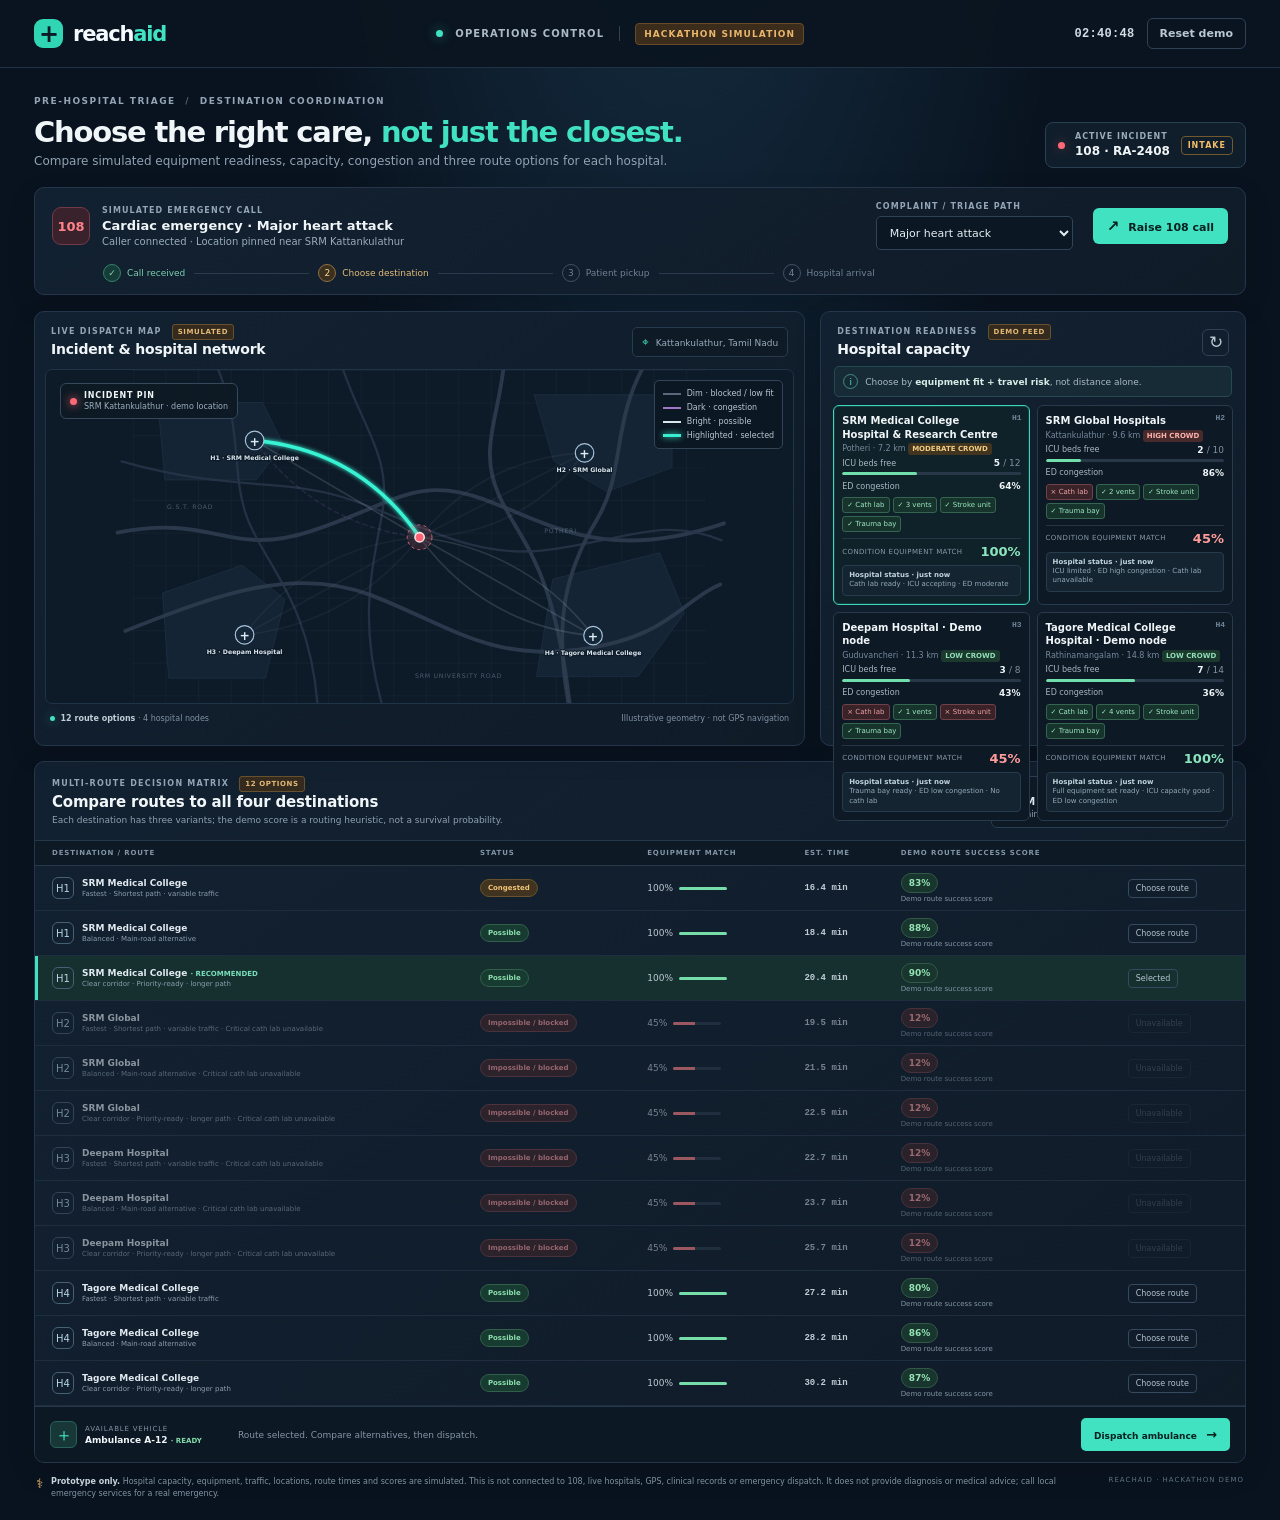
<file: triage-routing/index.html>
<!doctype html>
<html lang="en">
<head>
  <meta charset="utf-8">
  <meta name="viewport" content="width=device-width,initial-scale=1">
  <meta name="theme-color" content="#09131f">
  <title>ReachAid | Triage & Hospital Routing</title>
  <link rel="stylesheet" href="styles.css">
</head>
<body>
  <div class="app-shell">
    <header class="topbar">
      <a class="brand" href="#" aria-label="ReachAid operations home"><span class="brand-icon">+</span><span>reach<span>aid</span></span></a>
      <div class="top-center"><span class="live-indicator"></span><span>OPERATIONS CONTROL</span><span class="top-divider"></span><span class="demo-tag">HACKATHON SIMULATION</span></div>
      <div class="top-right"><span class="clock" id="clock">--:--:--</span><button class="reset-button" id="reset-demo" type="button">Reset demo</button></div>
    </header>

    <main class="page">
      <section class="page-heading">
        <div>
          <div class="eyebrow">PRE-HOSPITAL TRIAGE <span>/</span> DESTINATION COORDINATION</div>
          <h1>Choose the right care, <em>not just the closest.</em></h1>
          <p>Compare simulated equipment readiness, capacity, congestion and three route options for each hospital.</p>
        </div>
        <div class="incident-status"><span class="status-pulse"></span><div><small>ACTIVE INCIDENT</small><strong id="incident-id">108 · RA-2408</strong></div><span class="incident-state" id="incident-state">INTAKE</span></div>
      </section>

      <section class="intake-strip" aria-label="Emergency intake">
        <div class="intake-main">
          <div class="intake-icon">108</div>
          <div class="intake-copy"><small>SIMULATED EMERGENCY CALL</small><strong id="intake-title">Cardiac emergency · Cardiac arrest</strong><span id="intake-detail">Caller connected · Location pinned near SRM Kattankulathur</span></div>
          <div class="complaint-control"><label for="complaint">COMPLAINT / TRIAGE PATH</label><select id="complaint">
            <option value="heart-attack" selected>Major heart attack</option>
            <option value="cardiac-arrest">Cardiac arrest</option>
            <option value="trauma">Severe trauma / accident</option>
            <option value="stroke">Acute stroke</option>
          </select></div>
          <button id="raise-call" class="raise-button" type="button"><span>↗</span> Raise 108 call</button>
        </div>
        <div class="intake-steps" aria-label="Patient transport workflow">
          <div class="flow-step complete" data-step="call"><i>✓</i><span>Call received</span></div><b></b>
          <div class="flow-step current" data-step="dispatch"><i>2</i><span>Choose destination</span></div><b></b>
          <div class="flow-step" data-step="pickup"><i>3</i><span>Patient pickup</span></div><b></b>
          <div class="flow-step" data-step="transport"><i>4</i><span>Hospital arrival</span></div>
        </div>
      </section>

      <section class="dashboard-grid">
        <article class="panel map-panel">
          <div class="panel-heading">
            <div><div class="section-kicker">LIVE DISPATCH MAP <span class="sim-badge">SIMULATED</span></div><h2>Incident & hospital network</h2></div>
            <div class="map-location"><span>⌖</span> Kattankulathur, Tamil Nadu</div>
          </div>
          <div class="map-wrap">
            <svg id="route-map" viewBox="0 0 740 430" role="img" aria-label="Illustrative dispatch map showing an incident, four hospitals and route alternatives">
              <defs>
                <pattern id="mapgrid" width="42" height="42" patternUnits="userSpaceOnUse"><path d="M42 0H0V42" fill="none" stroke="#203044" stroke-width="1"/></pattern>
                <filter id="glow"><feGaussianBlur stdDeviation="3" result="blur"/><feMerge><feMergeNode in="blur"/><feMergeNode in="SourceGraphic"/></feMerge></filter>
              </defs>
              <rect width="740" height="430" fill="#0d1a27"/><rect width="740" height="430" fill="url(#mapgrid)" opacity=".72"/>
              <g class="districts"><path d="M32 42h135l27 54-35 46H41z"/><path d="M518 32h178v94l-84 31-69-40z"/><path d="M38 288l103-36 55 44-25 102H46z"/><path d="M542 270l138-34 32 78-60 82H521z"/></g>
              <g class="map-roads">
                <path d="M-20 210C106 185 123 243 230 208s136-73 223-41 157 83 310 31"/>
                <path d="M265-20c24 86 70 127 57 203s-34 144 5 268"/>
                <path d="M480-20c-5 79-36 120-7 183s72 87 93 287"/>
                <path d="M-15 118c138 39 201 21 285 46s163 83 268 68 149-42 222-12"/>
                <path d="M-10 337c123-49 220-84 318-46s152 85 268 70 133-64 182-84"/>
                <path d="M104-15c40 90 21 144 43 205s84 109 92 254"/>
                <path d="M665-15c-49 82-28 145-66 208s-59 128-34 252"/>
              </g>
              <g class="street-names"><text x="44" y="179">G.S.T. ROAD</text><text x="364" y="398">SRM UNIVERSITY ROAD</text><text x="531" y="210">POTHERI</text></g>
              <g id="route-lines"></g>
              <g id="map-markers"></g>
              <g id="ambulance-layer"></g>
            </svg>
            <div class="map-callout"><span class="callout-dot"></span><div><b>INCIDENT PIN</b><small>SRM Kattankulathur · demo location</small></div></div>
            <div class="map-legend" aria-label="Route line colors"><span><i class="legend-swatch dim"></i>Dim · blocked / low fit</span><span><i class="legend-swatch dark"></i>Dark · congestion</span><span><i class="legend-swatch bright"></i>Bright · possible</span><span><i class="legend-swatch active"></i>Highlighted · selected</span></div>
          </div>
          <div class="map-footer"><span><i class="small-live"></i> <b id="map-live-label">12 route options</b> · 4 hospital nodes</span><span>Illustrative geometry · not GPS navigation</span></div>
        </article>

        <aside class="panel hospital-panel">
          <div class="panel-heading hospital-heading"><div><div class="section-kicker">DESTINATION READINESS <span class="sim-badge">DEMO FEED</span></div><h2>Hospital capacity</h2></div><button class="refresh-button" id="refresh-data" type="button" aria-label="Refresh simulated capacity">↻</button></div>
          <div class="readiness-note"><span>i</span><span>Choose by <b>equipment fit + travel risk</b>, not distance alone.</span></div>
          <div id="hospital-list" class="hospital-list" aria-live="polite"></div>
        </aside>
      </section>

      <section class="panel route-panel">
        <div class="route-panel-head">
          <div><div class="section-kicker">MULTI-ROUTE DECISION MATRIX <span class="sim-badge">12 OPTIONS</span></div><h2>Compare routes to all four destinations</h2><p>Each destination has three variants; the demo score is a routing heuristic, not a survival probability.</p></div>
          <div class="route-summary"><small>SELECTED PLAN</small><strong id="selected-plan">Awaiting route choice</strong><span id="selected-subtitle">Choose a possible or congested option below</span></div>
        </div>
        <div class="route-table-wrap">
          <table class="route-table">
            <thead><tr><th>DESTINATION / ROUTE</th><th>STATUS</th><th>EQUIPMENT MATCH</th><th>EST. TIME</th><th>DEMO ROUTE SUCCESS SCORE</th><th></th></tr></thead>
            <tbody id="route-table-body"></tbody>
          </table>
        </div>
        <div class="dispatch-bar">
          <div class="crew-status"><span class="crew-icon">＋</span><div><small>AVAILABLE VEHICLE</small><strong>Ambulance A-12 <i>· READY</i></strong></div></div>
          <div class="dispatch-hint" id="dispatch-hint">Select a route to prepare the dispatch.</div>
          <button id="dispatch-button" type="button" disabled>Dispatch ambulance <span>→</span></button>
          <button id="pickup-button" class="secondary-action" type="button" hidden>Confirm patient pickup</button>
          <button id="arrive-button" class="secondary-action" type="button" hidden>Complete hospital arrival</button>
        </div>
        <div class="transport-message" id="transport-message" role="status" aria-live="polite"></div>
      </section>

      <footer class="safety-footer"><span>⚕</span><p><b>Prototype only.</b> Hospital capacity, equipment, traffic, locations, route times and scores are simulated. This is not connected to 108, live hospitals, GPS, clinical records or emergency dispatch. It does not provide diagnosis or medical advice; call local emergency services for a real emergency.</p><span class="footer-version">REACHAID · HACKATHON DEMO</span></footer>
    </main>
  </div>
  <script src="app.js"></script>
</body>
</html>
</file>
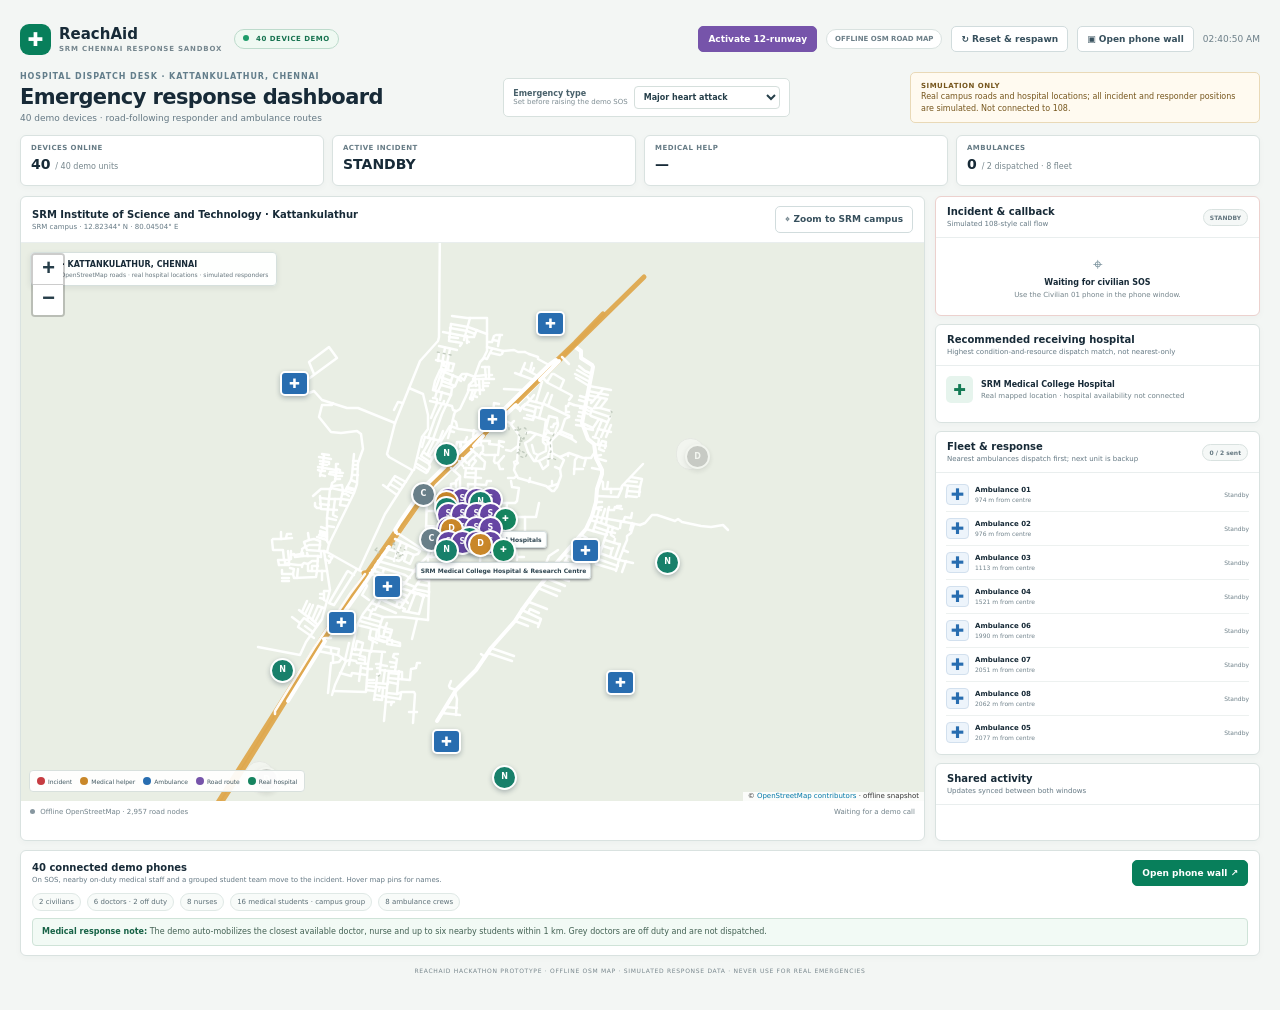
<file: villupuram-dispatch/index.html>
<!doctype html>
<html lang="en">
<head>
<meta charset="utf-8">
<meta name="viewport" content="width=device-width,initial-scale=1,viewport-fit=cover">
<meta name="theme-color" content="#f5f8f6">
<title>ReachAid · SRM Chennai Dispatch Sandbox</title>
<style>/* required styles */

.leaflet-pane,
.leaflet-tile,
.leaflet-marker-icon,
.leaflet-marker-shadow,
.leaflet-tile-container,
.leaflet-pane > svg,
.leaflet-pane > canvas,
.leaflet-zoom-box,
.leaflet-image-layer,
.leaflet-layer {
	position: absolute;
	left: 0;
	top: 0;
	}
.leaflet-container {
	overflow: hidden;
	}
.leaflet-tile,
.leaflet-marker-icon,
.leaflet-marker-shadow {
	-webkit-user-select: none;
	   -moz-user-select: none;
	        user-select: none;
	  -webkit-user-drag: none;
	}
/* Prevents IE11 from highlighting tiles in blue */
.leaflet-tile::selection {
	background: transparent;
}
/* Safari renders non-retina tile on retina better with this, but Chrome is worse */
.leaflet-safari .leaflet-tile {
	image-rendering: -webkit-optimize-contrast;
	}
/* hack that prevents hw layers "stretching" when loading new tiles */
.leaflet-safari .leaflet-tile-container {
	width: 1600px;
	height: 1600px;
	-webkit-transform-origin: 0 0;
	}
.leaflet-marker-icon,
.leaflet-marker-shadow {
	display: block;
	}
/* .leaflet-container svg: reset svg max-width decleration shipped in Joomla! (joomla.org) 3.x */
/* .leaflet-container img: map is broken in FF if you have max-width: 100% on tiles */
.leaflet-container .leaflet-overlay-pane svg {
	max-width: none !important;
	max-height: none !important;
	}
.leaflet-container .leaflet-marker-pane img,
.leaflet-container .leaflet-shadow-pane img,
.leaflet-container .leaflet-tile-pane img,
.leaflet-container img.leaflet-image-layer,
.leaflet-container .leaflet-tile {
	max-width: none !important;
	max-height: none !important;
	width: auto;
	padding: 0;
	}

.leaflet-container img.leaflet-tile {
	/* See: https://bugs.chromium.org/p/chromium/issues/detail?id=600120 */
	mix-blend-mode: plus-lighter;
}

.leaflet-container.leaflet-touch-zoom {
	-ms-touch-action: pan-x pan-y;
	touch-action: pan-x pan-y;
	}
.leaflet-container.leaflet-touch-drag {
	-ms-touch-action: pinch-zoom;
	/* Fallback for FF which doesn't support pinch-zoom */
	touch-action: none;
	touch-action: pinch-zoom;
}
.leaflet-container.leaflet-touch-drag.leaflet-touch-zoom {
	-ms-touch-action: none;
	touch-action: none;
}
.leaflet-container {
	-webkit-tap-highlight-color: transparent;
}
.leaflet-container a {
	-webkit-tap-highlight-color: rgba(51, 181, 229, 0.4);
}
.leaflet-tile {
	filter: inherit;
	visibility: hidden;
	}
.leaflet-tile-loaded {
	visibility: inherit;
	}
.leaflet-zoom-box {
	width: 0;
	height: 0;
	-moz-box-sizing: border-box;
	     box-sizing: border-box;
	z-index: 800;
	}
/* workaround for https://bugzilla.mozilla.org/show_bug.cgi?id=888319 */
.leaflet-overlay-pane svg {
	-moz-user-select: none;
	}

.leaflet-pane         { z-index: 400; }

.leaflet-tile-pane    { z-index: 200; }
.leaflet-overlay-pane { z-index: 400; }
.leaflet-shadow-pane  { z-index: 500; }
.leaflet-marker-pane  { z-index: 600; }
.leaflet-tooltip-pane   { z-index: 650; }
.leaflet-popup-pane   { z-index: 700; }

.leaflet-map-pane canvas { z-index: 100; }
.leaflet-map-pane svg    { z-index: 200; }

.leaflet-vml-shape {
	width: 1px;
	height: 1px;
	}
.lvml {
	behavior: url(#default#VML);
	display: inline-block;
	position: absolute;
	}


/* control positioning */

.leaflet-control {
	position: relative;
	z-index: 800;
	pointer-events: visiblePainted; /* IE 9-10 doesn't have auto */
	pointer-events: auto;
	}
.leaflet-top,
.leaflet-bottom {
	position: absolute;
	z-index: 1000;
	pointer-events: none;
	}
.leaflet-top {
	top: 0;
	}
.leaflet-right {
	right: 0;
	}
.leaflet-bottom {
	bottom: 0;
	}
.leaflet-left {
	left: 0;
	}
.leaflet-control {
	float: left;
	clear: both;
	}
.leaflet-right .leaflet-control {
	float: right;
	}
.leaflet-top .leaflet-control {
	margin-top: 10px;
	}
.leaflet-bottom .leaflet-control {
	margin-bottom: 10px;
	}
.leaflet-left .leaflet-control {
	margin-left: 10px;
	}
.leaflet-right .leaflet-control {
	margin-right: 10px;
	}


/* zoom and fade animations */

.leaflet-fade-anim .leaflet-popup {
	opacity: 0;
	-webkit-transition: opacity 0.2s linear;
	   -moz-transition: opacity 0.2s linear;
	        transition: opacity 0.2s linear;
	}
.leaflet-fade-anim .leaflet-map-pane .leaflet-popup {
	opacity: 1;
	}
.leaflet-zoom-animated {
	-webkit-transform-origin: 0 0;
	    -ms-transform-origin: 0 0;
	        transform-origin: 0 0;
	}
svg.leaflet-zoom-animated {
	will-change: transform;
}

.leaflet-zoom-anim .leaflet-zoom-animated {
	-webkit-transition: -webkit-transform 0.25s cubic-bezier(0,0,0.25,1);
	   -moz-transition:    -moz-transform 0.25s cubic-bezier(0,0,0.25,1);
	        transition:         transform 0.25s cubic-bezier(0,0,0.25,1);
	}
.leaflet-zoom-anim .leaflet-tile,
.leaflet-pan-anim .leaflet-tile {
	-webkit-transition: none;
	   -moz-transition: none;
	        transition: none;
	}

.leaflet-zoom-anim .leaflet-zoom-hide {
	visibility: hidden;
	}


/* cursors */

.leaflet-interactive {
	cursor: pointer;
	}
.leaflet-grab {
	cursor: -webkit-grab;
	cursor:    -moz-grab;
	cursor:         grab;
	}
.leaflet-crosshair,
.leaflet-crosshair .leaflet-interactive {
	cursor: crosshair;
	}
.leaflet-popup-pane,
.leaflet-control {
	cursor: auto;
	}
.leaflet-dragging .leaflet-grab,
.leaflet-dragging .leaflet-grab .leaflet-interactive,
.leaflet-dragging .leaflet-marker-draggable {
	cursor: move;
	cursor: -webkit-grabbing;
	cursor:    -moz-grabbing;
	cursor:         grabbing;
	}

/* marker & overlays interactivity */
.leaflet-marker-icon,
.leaflet-marker-shadow,
.leaflet-image-layer,
.leaflet-pane > svg path,
.leaflet-tile-container {
	pointer-events: none;
	}

.leaflet-marker-icon.leaflet-interactive,
.leaflet-image-layer.leaflet-interactive,
.leaflet-pane > svg path.leaflet-interactive,
svg.leaflet-image-layer.leaflet-interactive path {
	pointer-events: visiblePainted; /* IE 9-10 doesn't have auto */
	pointer-events: auto;
	}

/* visual tweaks */

.leaflet-container {
	background: #ddd;
	outline-offset: 1px;
	}
.leaflet-container a {
	color: #0078A8;
	}
.leaflet-zoom-box {
	border: 2px dotted #38f;
	background: rgba(255,255,255,0.5);
	}


/* general typography */
.leaflet-container {
	font-family: "Helvetica Neue", Arial, Helvetica, sans-serif;
	font-size: 12px;
	font-size: 0.75rem;
	line-height: 1.5;
	}


/* general toolbar styles */

.leaflet-bar {
	box-shadow: 0 1px 5px rgba(0,0,0,0.65);
	border-radius: 4px;
	}
.leaflet-bar a {
	background-color: #fff;
	border-bottom: 1px solid #ccc;
	width: 26px;
	height: 26px;
	line-height: 26px;
	display: block;
	text-align: center;
	text-decoration: none;
	color: black;
	}
.leaflet-bar a,
.leaflet-control-layers-toggle {
	background-position: 50% 50%;
	background-repeat: no-repeat;
	display: block;
	}
.leaflet-bar a:hover,
.leaflet-bar a:focus {
	background-color: #f4f4f4;
	}
.leaflet-bar a:first-child {
	border-top-left-radius: 4px;
	border-top-right-radius: 4px;
	}
.leaflet-bar a:last-child {
	border-bottom-left-radius: 4px;
	border-bottom-right-radius: 4px;
	border-bottom: none;
	}
.leaflet-bar a.leaflet-disabled {
	cursor: default;
	background-color: #f4f4f4;
	color: #bbb;
	}

.leaflet-touch .leaflet-bar a {
	width: 30px;
	height: 30px;
	line-height: 30px;
	}
.leaflet-touch .leaflet-bar a:first-child {
	border-top-left-radius: 2px;
	border-top-right-radius: 2px;
	}
.leaflet-touch .leaflet-bar a:last-child {
	border-bottom-left-radius: 2px;
	border-bottom-right-radius: 2px;
	}

/* zoom control */

.leaflet-control-zoom-in,
.leaflet-control-zoom-out {
	font: bold 18px 'Lucida Console', Monaco, monospace;
	text-indent: 1px;
	}

.leaflet-touch .leaflet-control-zoom-in, .leaflet-touch .leaflet-control-zoom-out  {
	font-size: 22px;
	}


/* layers control */

.leaflet-control-layers {
	box-shadow: 0 1px 5px rgba(0,0,0,0.4);
	background: #fff;
	border-radius: 5px;
	}
.leaflet-control-layers-toggle {
	background-image: url([data-uri]);
	width: 36px;
	height: 36px;
	}
.leaflet-retina .leaflet-control-layers-toggle {
	background-image: url([data-uri]);
	background-size: 26px 26px;
	}
.leaflet-touch .leaflet-control-layers-toggle {
	width: 44px;
	height: 44px;
	}
.leaflet-control-layers .leaflet-control-layers-list,
.leaflet-control-layers-expanded .leaflet-control-layers-toggle {
	display: none;
	}
.leaflet-control-layers-expanded .leaflet-control-layers-list {
	display: block;
	position: relative;
	}
.leaflet-control-layers-expanded {
	padding: 6px 10px 6px 6px;
	color: #333;
	background: #fff;
	}
.leaflet-control-layers-scrollbar {
	overflow-y: scroll;
	overflow-x: hidden;
	padding-right: 5px;
	}
.leaflet-control-layers-selector {
	margin-top: 2px;
	position: relative;
	top: 1px;
	}
.leaflet-control-layers label {
	display: block;
	font-size: 13px;
	font-size: 1.08333em;
	}
.leaflet-control-layers-separator {
	height: 0;
	border-top: 1px solid #ddd;
	margin: 5px -10px 5px -6px;
	}

/* Default icon URLs */
.leaflet-default-icon-path { /* used only in path-guessing heuristic, see L.Icon.Default */
	background-image: url([data-uri]);
	}


/* attribution and scale controls */

.leaflet-container .leaflet-control-attribution {
	background: #fff;
	background: rgba(255, 255, 255, 0.8);
	margin: 0;
	}
.leaflet-control-attribution,
.leaflet-control-scale-line {
	padding: 0 5px;
	color: #333;
	line-height: 1.4;
	}
.leaflet-control-attribution a {
	text-decoration: none;
	}
.leaflet-control-attribution a:hover,
.leaflet-control-attribution a:focus {
	text-decoration: underline;
	}
.leaflet-attribution-flag {
	display: inline !important;
	vertical-align: baseline !important;
	width: 1em;
	height: 0.6669em;
	}
.leaflet-left .leaflet-control-scale {
	margin-left: 5px;
	}
.leaflet-bottom .leaflet-control-scale {
	margin-bottom: 5px;
	}
.leaflet-control-scale-line {
	border: 2px solid #777;
	border-top: none;
	line-height: 1.1;
	padding: 2px 5px 1px;
	white-space: nowrap;
	-moz-box-sizing: border-box;
	     box-sizing: border-box;
	background: rgba(255, 255, 255, 0.8);
	text-shadow: 1px 1px #fff;
	}
.leaflet-control-scale-line:not(:first-child) {
	border-top: 2px solid #777;
	border-bottom: none;
	margin-top: -2px;
	}
.leaflet-control-scale-line:not(:first-child):not(:last-child) {
	border-bottom: 2px solid #777;
	}

.leaflet-touch .leaflet-control-attribution,
.leaflet-touch .leaflet-control-layers,
.leaflet-touch .leaflet-bar {
	box-shadow: none;
	}
.leaflet-touch .leaflet-control-layers,
.leaflet-touch .leaflet-bar {
	border: 2px solid rgba(0,0,0,0.2);
	background-clip: padding-box;
	}


/* popup */

.leaflet-popup {
	position: absolute;
	text-align: center;
	margin-bottom: 20px;
	}
.leaflet-popup-content-wrapper {
	padding: 1px;
	text-align: left;
	border-radius: 12px;
	}
.leaflet-popup-content {
	margin: 13px 24px 13px 20px;
	line-height: 1.3;
	font-size: 13px;
	font-size: 1.08333em;
	min-height: 1px;
	}
.leaflet-popup-content p {
	margin: 17px 0;
	margin: 1.3em 0;
	}
.leaflet-popup-tip-container {
	width: 40px;
	height: 20px;
	position: absolute;
	left: 50%;
	margin-top: -1px;
	margin-left: -20px;
	overflow: hidden;
	pointer-events: none;
	}
.leaflet-popup-tip {
	width: 17px;
	height: 17px;
	padding: 1px;

	margin: -10px auto 0;
	pointer-events: auto;

	-webkit-transform: rotate(45deg);
	   -moz-transform: rotate(45deg);
	    -ms-transform: rotate(45deg);
	        transform: rotate(45deg);
	}
.leaflet-popup-content-wrapper,
.leaflet-popup-tip {
	background: white;
	color: #333;
	box-shadow: 0 3px 14px rgba(0,0,0,0.4);
	}
.leaflet-container a.leaflet-popup-close-button {
	position: absolute;
	top: 0;
	right: 0;
	border: none;
	text-align: center;
	width: 24px;
	height: 24px;
	font: 16px/24px Tahoma, Verdana, sans-serif;
	color: #757575;
	text-decoration: none;
	background: transparent;
	}
.leaflet-container a.leaflet-popup-close-button:hover,
.leaflet-container a.leaflet-popup-close-button:focus {
	color: #585858;
	}
.leaflet-popup-scrolled {
	overflow: auto;
	}

.leaflet-oldie .leaflet-popup-content-wrapper {
	-ms-zoom: 1;
	}
.leaflet-oldie .leaflet-popup-tip {
	width: 24px;
	margin: 0 auto;

	-ms-filter: "progid:DXImageTransform.Microsoft.Matrix(M11=0.70710678, M12=0.70710678, M21=-0.70710678, M22=0.70710678)";
	filter: progid:DXImageTransform.Microsoft.Matrix(M11=0.70710678, M12=0.70710678, M21=-0.70710678, M22=0.70710678);
	}

.leaflet-oldie .leaflet-control-zoom,
.leaflet-oldie .leaflet-control-layers,
.leaflet-oldie .leaflet-popup-content-wrapper,
.leaflet-oldie .leaflet-popup-tip {
	border: 1px solid #999;
	}


/* div icon */

.leaflet-div-icon {
	background: #fff;
	border: 1px solid #666;
	}


/* Tooltip */
/* Base styles for the element that has a tooltip */
.leaflet-tooltip {
	position: absolute;
	padding: 6px;
	background-color: #fff;
	border: 1px solid #fff;
	border-radius: 3px;
	color: #222;
	white-space: nowrap;
	-webkit-user-select: none;
	-moz-user-select: none;
	-ms-user-select: none;
	user-select: none;
	pointer-events: none;
	box-shadow: 0 1px 3px rgba(0,0,0,0.4);
	}
.leaflet-tooltip.leaflet-interactive {
	cursor: pointer;
	pointer-events: auto;
	}
.leaflet-tooltip-top:before,
.leaflet-tooltip-bottom:before,
.leaflet-tooltip-left:before,
.leaflet-tooltip-right:before {
	position: absolute;
	pointer-events: none;
	border: 6px solid transparent;
	background: transparent;
	content: "";
	}

/* Directions */

.leaflet-tooltip-bottom {
	margin-top: 6px;
}
.leaflet-tooltip-top {
	margin-top: -6px;
}
.leaflet-tooltip-bottom:before,
.leaflet-tooltip-top:before {
	left: 50%;
	margin-left: -6px;
	}
.leaflet-tooltip-top:before {
	bottom: 0;
	margin-bottom: -12px;
	border-top-color: #fff;
	}
.leaflet-tooltip-bottom:before {
	top: 0;
	margin-top: -12px;
	margin-left: -6px;
	border-bottom-color: #fff;
	}
.leaflet-tooltip-left {
	margin-left: -6px;
}
.leaflet-tooltip-right {
	margin-left: 6px;
}
.leaflet-tooltip-left:before,
.leaflet-tooltip-right:before {
	top: 50%;
	margin-top: -6px;
	}
.leaflet-tooltip-left:before {
	right: 0;
	margin-right: -12px;
	border-left-color: #fff;
	}
.leaflet-tooltip-right:before {
	left: 0;
	margin-left: -12px;
	border-right-color: #fff;
	}

/* Printing */

@media print {
	/* Prevent printers from removing background-images of controls. */
	.leaflet-control {
		-webkit-print-color-adjust: exact;
		print-color-adjust: exact;
		}
	}
</style>
<style>:root{color-scheme:light;--ink:#172a37;--muted:#657984;--line:#d9e2e0;--paper:#fff;--canvas:#f3f6f4;--green:#087f5b;--red:#c63c41;--blue:#286db0;--amber:#a8630b;font-family:Inter,ui-sans-serif,system-ui,-apple-system,"Segoe UI",sans-serif;color:var(--ink);background:var(--canvas);font-synthesis:none}
*{box-sizing:border-box}body{margin:0;min-width:350px;min-height:100vh;background:var(--canvas)}button{font:inherit;color:inherit;cursor:pointer}button:focus-visible,a:focus-visible{outline:3px solid #4a8ee0;outline-offset:2px}[hidden]{display:none!important}.page{max-width:1580px;margin:auto;padding:15px 20px 25px}.topbar,.phone-header,.role-top{height:48px;display:flex;align-items:center;gap:12px}.brand{display:flex;align-items:center;gap:8px;font-weight:800;font-size:15px}.brand-icon{height:31px;width:31px;display:grid;place-items:center;background:#087f5b;color:white;border-radius:9px;font-size:19px}.brand small{display:block;color:#75868e;font-size:7px;letter-spacing:.8px;margin-top:2px}.tag{padding:5px 8px;border:1px solid #bddbcc;border-radius:18px;background:#eff9f2;color:#15724f;font-size:7px;font-weight:800;letter-spacing:.5px}.tag i,.live i{display:inline-block;width:6px;height:6px;margin-right:4px;border-radius:50%;background:#1e9c6a}.top-right{display:flex;align-items:center;gap:9px;margin-left:auto;color:#6c7f88;font-size:9px}.offline{border:1px solid var(--line);border-radius:14px;background:#fff;padding:5px 8px;font-size:7px;font-weight:800}.btn{border:1px solid #d1dcdd;border-radius:5px;padding:7px 9px;background:#fff;font-size:9px;font-weight:750}.btn.primary{background:#087f5b;border-color:#087f5b;color:white}.btn.light{color:#37505d}.btn.danger{background:#c84246;color:white;border-color:#b13a3d}.intro,.phone-intro{display:flex;justify-content:space-between;align-items:center;gap:12px;margin:9px 0 12px}.eyebrow{font-size:8px;font-weight:800;letter-spacing:.9px;color:#637e8b}.intro h1,.phone-intro h1{font-size:21px;letter-spacing:-.6px;margin:4px 0}.intro p,.phone-intro p{font-size:9px;color:var(--muted);margin:0}.demo-warning{max-width:350px;padding:8px 10px;border:1px solid #e9d9b7;border-radius:5px;background:#fffaf0;color:#76561d;font-size:8px;line-height:1.45}.demo-warning b{display:block;font-size:7px;letter-spacing:.5px}.stats{display:grid;grid-template-columns:repeat(4,1fr);gap:8px;margin-bottom:10px}.stat,.card{border:1px solid var(--line);border-radius:6px;background:white;box-shadow:0 2px 7px #15384708}.stat{padding:8px 10px;min-height:51px}.stat span{display:block;color:#667b85;font-size:7px;font-weight:800;letter-spacing:.45px}.stat strong{display:block;font-size:14px;margin-top:4px}.stat small{color:#77878d;font-size:8px;font-weight:500}.layout{display:grid;grid-template-columns:minmax(0,1fr) 325px;gap:10px}.map-card{overflow:hidden;min-width:0}.card-head{display:flex;justify-content:space-between;align-items:center;gap:8px;padding:9px 11px;border-bottom:1px solid #e9eeee}.card-head h2,.device-title h2{font-size:10px;margin:0}.card-head p,.device-title p{font-size:7px;color:var(--muted);margin:3px 0 0}.live{color:#17734f;font-size:7px;font-weight:800;white-space:nowrap}.map-box{height:min(62vh,580px);min-height:410px;position:relative}.map-box #map{position:absolute;inset:0;background:#edf1e8}.leaflet-container{font-family:inherit}.leaflet-control-zoom a{color:#263d49!important}.leaflet-control-attribution{font-size:7px!important}.leaflet-div-icon{background:transparent;border:0}.map-person{position:relative;width:29px;height:32px;display:grid;place-items:center}.bubble{width:25px;height:25px;display:grid;place-items:center;border:2px solid white;border-radius:50%;background:#3277b6;color:white;font-weight:850;font-size:8px;box-shadow:0 2px 5px #14283a4a}.map-person.doctor .bubble,.map-person.nurse .bubble{background:#c98729}.map-person.student .bubble{background:#7553a7}.map-person.civilian .bubble{background:#697f89}.map-person.ambulance .bubble{width:29px;border-radius:5px;background:#286db0;font-size:13px}.map-person.incident .bubble{height:30px;width:30px;background:#c63c41;font-size:15px;box-shadow:0 0 0 6px #c63c4135,0 2px 5px #12283b50;animation:ping 1s infinite}.map-person.hospital .bubble{background:#15845f}.pin-label{position:absolute;left:50%;top:28px;transform:translateX(-50%);white-space:nowrap;padding:3px 4px;border:1px solid #d4dddd;border-radius:3px;background:#fffffff2;color:#2f4651;font-size:6px;font-weight:800;box-shadow:0 1px 3px #1128}.map-person.incident .pin-label{color:#9d2a2e}.map-person.offline{opacity:.4;filter:grayscale(1)}@keyframes ping{50%{box-shadow:0 0 0 11px #c63c4118,0 2px 5px #12283b50}}.map-caption{position:absolute;top:9px;left:9px;z-index:500;padding:7px 8px;border:1px solid #d6e0dd;border-radius:4px;background:#fffffff2;box-shadow:0 2px 6px #14283515}.map-caption b,.map-caption small{display:block}.map-caption b{font-size:8px}.map-caption small{font-size:6px;color:#66777e;margin-top:2px}.legend{position:absolute;left:8px;bottom:9px;z-index:500;display:flex;gap:8px;flex-wrap:wrap;padding:6px 7px;border:1px solid #d8e0dd;border-radius:4px;background:#ffffffed;color:#405760;font-size:6px}.legend span{display:flex;align-items:center;gap:3px}.dot{height:8px;width:8px;border-radius:50%;display:inline-block}.dot.sos{background:#c63c41}.dot.helper{background:#c98729}.dot.vehicle{background:#286db0}.dot.route{background:#7654aa}.dot.hospital{background:#15845f}.map-foot{display:flex;justify-content:space-between;padding:7px 9px;color:#71828a;font-size:7px}.map-foot i{display:inline-block;width:5px;height:5px;border-radius:50%;background:#8797a0;margin-right:3px}.right-col{display:flex;flex-direction:column;gap:8px}.incident-card{border-color:#ecd1ce}.state-pill,.small-count{border:1px solid #d9e2e0;border-radius:10px;background:#f5f8f7;padding:4px 6px;color:#647780;font-size:6px;font-weight:800}.state-pill.active{border-color:#e7bdba;background:#fff0ee;color:#b53b3f}.incident-body{min-height:70px;padding:9px 11px}.empty-state{display:flex;flex-direction:column;align-items:center;gap:4px;padding:7px}.empty-state span{font-size:17px;color:#78909b}.empty-state b{font-size:8px}.empty-state small{font-size:7px;color:#73838a}.incident-info{display:grid;grid-template-columns:1fr 1fr;gap:5px}.info-cell{padding:6px;border:1px solid #e4ebea;border-radius:4px;background:#fcfdfd}.info-cell span{display:block;color:#71838a;font-size:6px}.info-cell strong{display:block;font-size:8px;margin-top:3px}.action-row{display:flex;gap:5px;flex-wrap:wrap;margin-top:7px}.action-row .btn{font-size:7px;padding:6px}.hospital-summary{display:flex;align-items:center;gap:8px;padding:10px}.hospital-icon{height:27px;width:27px;display:grid;place-items:center;border-radius:5px;background:#e6f4ed;color:#147b55;font-size:15px}.hospital-summary b,.hospital-summary small{display:block}.hospital-summary b{font-size:8px}.hospital-summary small{color:#71838a;font-size:7px;margin-top:3px}.fleet{padding:5px 10px}.fleet-row{display:flex;align-items:center;gap:6px;border-bottom:1px solid #edf1f0;padding:6px 0}.fleet-row:last-child{border:0}.fleet-icon{height:21px;width:23px;display:grid;place-items:center;border:1px solid #d2e0ee;border-radius:4px;background:#edf4fb;color:#286db0}.fleet-copy{min-width:0;flex:1}.fleet-copy b,.fleet-copy small{display:block;overflow:hidden;text-overflow:ellipsis;white-space:nowrap}.fleet-copy b{font-size:7px}.fleet-copy small{color:#70828b;font-size:6px;margin-top:2px}.fleet-status{font-size:6px;color:#6e8089;white-space:nowrap}.fleet-status.enroute{color:#2467a6}.fleet-status.arrived{color:#a26109}.fleet-status.hospital{color:#087f5b}.activity-card{flex:1;min-height:78px}.activity{padding:5px 10px;max-height:112px;overflow:auto}.activity-item{padding:6px 0;border-bottom:1px solid #eff2f1;color:#475d66;font-size:7px;line-height:1.4}.activity-item small{display:block;color:#829198;font-size:6px;margin-top:2px}.device-strip{margin-top:9px;padding:9px 11px}.device-title{display:flex;justify-content:space-between;align-items:center}.role-counts{display:flex;gap:6px;flex-wrap:wrap;margin-top:7px}.role-counts span{padding:4px 6px;border:1px solid #e0e9e6;border-radius:10px;background:#f8fbf9;color:#5b6e76;font-size:7px}.footer{padding:11px 0;text-align:center;color:#77868c;font-size:6px;letter-spacing:.7px}
.phone-page,.role-page{min-height:100vh;background:#f2f6f4;padding:12px 16px 20px}.phone-header,.role-top{max-width:1440px;margin:0 auto 10px;padding:0 3px;border-bottom:1px solid var(--line)}.phone-header .btn{margin-left:auto}.phone-intro{max-width:1440px;margin:8px auto 12px}.phone-grid{max-width:1440px;margin:auto;display:grid;grid-template-columns:repeat(4,minmax(210px,1fr));gap:10px}.phone-frame{min-height:430px;overflow:hidden;border:1px solid #cbd7d5;border-radius:17px;background:white;box-shadow:0 5px 17px #19354314;display:flex;flex-direction:column}.phone-frame.active{border-color:#df9e9e;box-shadow:0 0 0 2px #c63c4115,0 5px 17px #19354314}.phone-bezel{height:18px;display:grid;place-items:center;background:#f9fbfa}.phone-notch{width:43px;height:5px;border-radius:5px;background:#d8e0de}.phone-screen{flex:1;display:flex;flex-direction:column;padding:11px 10px 9px}.phone-statusbar{display:flex;justify-content:space-between;color:#75868c;font-size:6px}.phone-brand{display:flex;align-items:center;gap:5px;margin:8px 0 9px;font-size:9px;font-weight:800}.phone-brand i{width:19px;height:19px;display:grid;place-items:center;border-radius:5px;background:#087f5b;color:#fff;font-style:normal}.phone-role{font-size:8px;font-weight:800;color:#304854}.phone-desc{font-size:6px;color:#73848a;margin:3px 0 7px}.phone-map{height:79px;position:relative;overflow:hidden;border:1px solid #e0e8e4;border-radius:5px;background:repeating-linear-gradient(22deg,transparent 0 17px,#dce6df 18px 20px,transparent 21px 35px),repeating-linear-gradient(110deg,transparent 0 28px,#e0e9e2 29px 31px,transparent 32px 52px),#eef3ea}.phone-map:before{content:"VILLUPURAM · OFFLINE";position:absolute;top:4px;left:5px;color:#62777e;font-size:5px;font-weight:800}.phone-map-pin{position:absolute;left:50%;top:48%;width:11px;height:11px;border:2px solid white;border-radius:50%;background:#c63c41;box-shadow:0 0 0 5px #c63c4125}.phone-map-car{position:absolute;left:18%;top:70%;font-size:11px;color:#286db0;transition:left .35s,top .35s}.phone-card{margin-top:7px;padding:7px;border:1px solid #e2e9e7;border-radius:5px;background:#fbfdfc}.phone-card.alert{border-color:#e8c9c4;background:#fff8f6}.phone-card b,.phone-card small{display:block}.phone-card b{font-size:7px}.phone-card small{font-size:6px;color:#74858b;margin-top:3px;line-height:1.4}.phone-action{width:100%;min-height:28px;margin-top:6px;border:1px solid #cfddda;border-radius:4px;background:#f5f9f7;color:#39535c;font-size:7px;font-weight:750}.phone-action.primary{border-color:#087f5b;background:#087f5b;color:#fff}.phone-action.alert{border-color:#c83c41;background:#c83c41;color:white}.phone-action.secondary{background:#f1f6fb;color:#2d5d85}.phone-action[disabled]{opacity:.48;cursor:default}.keypad{display:grid;grid-template-columns:repeat(3,1fr);gap:4px;margin-top:6px}.keypad button{height:25px;border:1px solid #dce5e3;border-radius:4px;background:white;color:#304a55;font-size:8px;font-weight:800}.keypad button.selected{background:#e5f3ec;border-color:#72bc99;color:#08764f}.phone-answer{min-height:38px;padding:6px;border:1px solid #dce9e0;border-radius:4px;background:#f2faf5;color:#34564a;font-size:6px;line-height:1.4;margin-top:6px}.phone-answer b{font-size:7px}.phone-feed{max-height:47px;overflow:auto;font-size:6px;color:#657a83;line-height:1.5;margin-top:5px}.phone-feed div{border-top:1px solid #edf1f0;padding:3px 0}.phone-input{width:100%;border:1px solid #d6e1df;border-radius:4px;padding:6px;font-size:7px;margin-top:5px}.phone-bottom{margin-top:auto;padding-top:8px;color:#849197;font-size:5px;text-align:center}.role-top{position:sticky;top:0;z-index:4;max-width:520px;background:#f2f6f4}.role-top .tag{margin-left:auto}.back{color:#315a6d;text-decoration:none;font-size:8px;font-weight:750}.role-content{max-width:520px;margin:10px auto}.role-card{padding:12px;border:1px solid var(--line);border-radius:8px;background:#fff;margin-bottom:9px}.role-card h1{font-size:16px;margin:0 0 4px}.role-card h2{font-size:11px;margin:0 0 7px}.role-card p{font-size:8px;color:#687d85;line-height:1.45;margin:0}.role-card .phone-map{height:145px;margin-top:9px}.role-card .phone-action{min-height:36px;font-size:9px}.role-card .keypad button{height:43px;font-size:13px}.role-card .phone-answer{font-size:9px;padding:9px}.role-card .phone-answer b{font-size:10px}.role-row{display:flex;align-items:center;gap:8px;padding:8px 0;border-top:1px solid #eef2f1}.role-row:first-of-type{border-top:0}.role-row>span:first-child{width:24px;height:24px;display:grid;place-items:center;border-radius:50%;background:#fff3e1;color:#a45e0a;font-size:8px;font-weight:800}.role-row div{min-width:0;flex:1}.role-row b,.role-row small{display:block}.role-row b{font-size:8px}.role-row small{font-size:7px;color:#71828a;margin-top:3px}.toast{position:fixed;z-index:2000;bottom:15px;left:50%;transform:translate(-50%,9px);opacity:0;pointer-events:none;padding:9px 12px;border:1px solid #9cccb5;border-radius:5px;background:#edfaf2;color:#145f43;box-shadow:0 5px 20px #132e2218;font-size:9px;transition:.18s}.toast.show{opacity:1;transform:translate(-50%,0)}.modal-backdrop{position:fixed;inset:0;z-index:1000;display:grid;place-items:center;padding:16px;background:#172c3b72}.modal-backdrop[hidden]{display:none}.modal{position:relative;width:min(100%,390px);padding:19px;border:1px solid #d4dfde;border-radius:10px;background:white;box-shadow:0 20px 65px #182e3c30}.modal .x{position:absolute;right:9px;top:7px;border:0;background:none;color:#6b7d84;font-size:23px}.modal h2{font-size:15px;margin:7px 0}.modal>p{font-size:8px;color:#708188}.video-scene{height:175px;display:grid;place-items:center;border-radius:7px;background:linear-gradient(140deg,#244455,#122b39);color:white}.video-avatar{height:62px;width:62px;display:grid;place-items:center;margin:auto;border-radius:50%;background:#e2f4ea;color:#12724e;font-weight:800;font-size:23px}.video-scene span{display:block;text-align:center;font-size:6px;margin-top:7px}.video-tools{display:flex;gap:6px;justify-content:center;margin:10px 0}.center{text-align:center}
.role-subtitle{margin:10px 0 5px;font-size:8px;color:#526c78}.keypad button{display:flex;flex-direction:column;justify-content:center;align-items:center;gap:2px}.keypad button small{font-size:5px;font-weight:550;line-height:1.1}.role-feed{max-height:68px;overflow:auto;margin:5px 0;color:#627780;font-size:6px;line-height:1.4}.role-feed div{padding:3px 0;border-top:1px solid #edf1f0}.role-feed strong{color:#344d58}.aid-modal{max-height:min(90vh,600px);overflow:auto}.aid-choices{display:grid;grid-template-columns:1fr 1fr;gap:6px;margin:10px 0}.aid-choices button{text-align:left;min-height:33px}.aid-answer{min-height:80px;padding:11px;border:1px solid #d7e4dd;border-radius:6px;background:#f1faf5;color:#315349;font-size:10px;line-height:1.6}.caller-driver{display:flex;align-items:center;gap:7px;margin-top:6px;padding:6px;border:1px solid #dfe8e5;border-radius:4px;background:#fbfdfc}.caller-driver .driver-avatar{width:23px;height:23px;display:grid;place-items:center;border-radius:50%;background:#e4f1fb;color:#2e70a9;font-size:7px;font-weight:850}.caller-driver div:nth-child(2){flex:1;min-width:0}.caller-driver b,.caller-driver small{display:block;overflow:hidden;text-overflow:ellipsis;white-space:nowrap}.caller-driver b{font-size:7px}.caller-driver small{font-size:6px;color:#71828a;margin-top:2px}.caller-driver span:last-child{font-size:6px;color:#11774f}.driver-progress{padding:5px 6px;margin-top:5px;border-radius:4px;background:#f2f6f8;color:#47606b;font-size:6px}.eta-meter{height:3px;border-radius:4px;background:#d9e3e4;margin-top:4px;overflow:hidden}.eta-meter i{display:block;height:100%;background:#25815e;border-radius:4px}
@media(max-width:1000px){.layout{grid-template-columns:minmax(0,1fr) 290px}.phone-grid{grid-template-columns:repeat(3,minmax(195px,1fr))}}
@media(max-width:700px){.page{padding:8px}.topbar{gap:6px}.top-right{gap:5px}.top-right .offline{display:none}.topbar .btn{padding:6px;font-size:7px}.intro{align-items:flex-start;flex-direction:column}.intro h1{font-size:18px}.stats{grid-template-columns:1fr 1fr}.layout{display:flex;flex-direction:column}.map-card{order:0}.right-col{order:1}.map-box{height:48vh;min-height:320px}.activity-card{display:none}.device-strip{margin-top:7px}.phone-page{padding:8px}.phone-grid{grid-template-columns:repeat(2,minmax(155px,1fr));gap:7px}.phone-frame{min-height:415px}.phone-intro{align-items:flex-start;flex-direction:column}.role-page{padding:8px}.role-top{gap:6px}.role-top .brand{margin-left:auto}.role-top .tag{font-size:6px}.demo-warning{max-width:none}}
@media(max-width:390px){.phone-grid{grid-template-columns:1fr}.phone-frame{max-width:300px;width:100%;margin:auto}.tag{font-size:6px}.brand{font-size:12px}}
</style>
<style>
.phone-grid{grid-template-columns:repeat(7,minmax(165px,1fr));gap:7px}
.phone-frame{min-height:0;border-radius:12px}
.phone-bezel{height:10px}
.phone-screen{padding:7px 7px 6px}
.phone-brand{margin:4px 0 5px;font-size:9px}
.phone-brand i{width:16px;height:16px}
.phone-map{height:52px}
.phone-role{font-size:8px}
.phone-desc{margin:2px 0 4px;font-size:7px}
.phone-action{min-height:23px;margin-top:4px;font-size:7px}
.phone-answer{min-height:0;padding:4px;margin-top:4px;font-size:7px}
.keypad{gap:3px;margin-top:4px}
.keypad button{height:21px}
.phone-card{margin-top:4px;padding:5px}
.phone-feed{max-height:30px}
.phone-input{padding:4px;margin-top:3px;font-size:8px}
.phone-bottom{padding-top:5px;font-size:6px}
.phone-frame .incoming-alert{align-items:center;gap:4px;margin:2px 0;padding:3px 5px;border-radius:4px;font-size:7px;line-height:1.1}
.phone-frame .incoming-alert .alert-symbol{font-size:9px}
.phone-frame .incoming-alert b{overflow:hidden;text-overflow:ellipsis;white-space:nowrap;font-size:7px;letter-spacing:0}
.phone-frame .incoming-alert small,.phone-frame .incoming-alert .alert-state{display:none}
.phone-frame.sos-alert{animation:none;box-shadow:0 0 0 1px #d9564b25}
.phone-frame .phone-map{height:32px}
.phone-frame .phone-feed,.phone-frame .caller-driver,.phone-frame .eta-meter{display:none}
.phone-frame .phone-answer{max-height:38px;overflow:auto}
.phone-frame .keypad button{height:18px}
.map-person:not(.incident):not(.hospital) .pin-label{display:none}
.map-person:hover .pin-label{display:block;z-index:1100}
.map-person.student .bubble{background:#6746a4}
.map-person.nurse .bubble{background:#18806b}
.map-person.doctor .bubble{background:#c98729}
.demo-response-note{margin:7px 0 0;padding:7px 9px;border:1px solid #cfe3d8;border-radius:4px;background:#f2faf5;color:#426052;font-size:8px;line-height:1.45}
.demo-response-note b{color:#176246}
.phone-frame.sos-alert{border-color:#d9564b;box-shadow:0 0 0 2px #d9564b2b,0 5px 17px #19354314;animation:phone-alert-pulse 1.3s ease-in-out infinite}
.incoming-alert{display:flex;align-items:flex-start;gap:6px;margin:5px 0;padding:7px;border:1px solid #e7b7af;border-radius:5px;background:#fff2ef;color:#812c28;font-size:7px;line-height:1.4}
.incoming-alert .alert-symbol{font-size:13px;line-height:1}
.incoming-alert b,.incoming-alert small{display:block}
.incoming-alert b{font-size:8px;letter-spacing:.35px}
.incoming-alert small{margin-top:2px;color:#754943;font-size:6px}
.incoming-alert .alert-state{margin-left:auto;text-align:right;font-size:6px;font-weight:800;white-space:nowrap}
.role-alert{font-size:10px;padding:10px}
.role-alert b{font-size:11px}
.phone-header.sos-active{background:#fff2ef;border-color:#dfaaa2}
.phone-header.sos-active:after{content:"🚨 SOS ACTIVE";margin-left:8px;padding:5px 8px;border:1px solid #e7b7af;border-radius:12px;background:#fff;color:#912e28;font-size:8px;font-weight:850}
@keyframes phone-alert-pulse{50%{box-shadow:0 0 0 4px #d9564b38,0 5px 17px #19354314}}
.map-person.offline .bubble{background:#89959a!important}
.role-top .back{display:inline-flex;align-items:center;justify-content:center;gap:6px;min-height:34px;padding:7px 11px;border:1px solid #a9c4b9;border-radius:6px;background:#fff;color:#145f43;font-size:11px;font-weight:800;text-decoration:none;white-space:nowrap;box-shadow:0 1px 3px #15384712}
.role-top .back:hover{background:#eaf5ef;border-color:#71aa8d}
.role-top .brand{margin-left:0}
.role-top .tag{margin-left:auto}
@media(max-width:1400px){.phone-grid{grid-template-columns:repeat(6,minmax(165px,1fr))}}
@media(max-width:1100px){.phone-grid{grid-template-columns:repeat(4,minmax(165px,1fr))}}
@media(max-width:850px){.phone-grid{grid-template-columns:repeat(3,minmax(155px,1fr))}}
@media(max-width:700px){.phone-grid{grid-template-columns:repeat(2,minmax(150px,1fr))}.role-top .tag{display:none}}
@media(max-width:390px){.phone-grid{grid-template-columns:1fr}}
</style>
<style>
.map-box #map,.leaflet-container{background:#e9eee4}
.leaflet-tooltip{font-size:10px}
.hospital-tooltip{min-width:235px;color:#243b47;font-size:10px;line-height:1.45}
.hospital-tooltip> b{display:block;margin-bottom:5px;font-size:11px}
.hospital-possible-rate{padding:5px 7px;border-radius:4px;background:#edf7f1}
.hospital-possible-rate strong{color:#087f5b;font-size:13px}
.hospital-route-state{margin:4px 0;color:#526b76}
.hospital-stock-title{margin-top:6px;color:#647984;font-size:8px;font-weight:800;letter-spacing:.4px}
.hospital-stock-row{display:flex;justify-content:space-between;gap:8px;padding:4px 0;border-top:1px solid #e8eeec}
.hospital-stock-row b{font-weight:650}
.hospital-stock-available{color:#087f5b;font-size:8px;font-weight:800;text-align:right}
.hospital-stock-unavailable{color:#b4232a;font-size:8px;font-weight:800;text-align:right}
.hospital-tooltip>small{display:block;margin-top:6px;color:#77878e;font-size:8px}
.hospital-rankings{padding:0 10px 9px}
.hospital-rank-row{display:grid;grid-template-columns:minmax(0,1fr) auto;gap:2px 8px;padding:6px 0;border-top:1px solid #edf1ef;color:#536b75;font-size:7px}
.hospital-rank-row.best b{color:#087f5b}
.hospital-rank-row strong{font-size:9px;color:#087f5b}
.hospital-rank-row small{grid-column:1/-1;color:#829198;font-size:6px}
.score-disclaimer{padding:0 10px 8px;color:#87949a;font-size:6px;line-height:1.4}
.triage-picker{display:flex;align-items:center;gap:6px;padding:7px 9px;border:1px solid #d7e1de;border-radius:5px;background:#fff;color:#49616b;font-size:8px;font-weight:750}
.triage-picker select{max-width:190px;border:1px solid #d5dfdc;border-radius:4px;background:#fff;padding:5px;color:#263f4a;font:inherit}
.triage-picker small{display:block;color:#7e8d93;font-size:7px;font-weight:500}
.hospital-tooltip .score-note{display:block;color:#77878e;font-size:8px}
.phone-map{background:linear-gradient(145deg,transparent 47%,#c5ccc2 48% 50%,#fafbf7 51% 53%,transparent 54%),linear-gradient(30deg,transparent 42%,#c5ccc2 43% 45%,#fff 46% 48%,transparent 49%),#e9eee4}
.phone-map:before{content:"SRM · OFFLINE ROAD MAP"}
</style>
</head>
<body>
<div id="dashboard-page" class="page">
  <header class="topbar"><div class="brand"><span class="brand-icon">✚</span><span>ReachAid<small>SRM CHENNAI RESPONSE SANDBOX</small></span></div><span class="tag"><i></i> 40 DEVICE DEMO</span><div class="top-right"><span class="offline">OFFLINE OSM ROAD MAP</span><button class="btn light" id="reset">↻ Reset & respawn</button><button class="btn light" id="open-phone-wall">▣ Open phone wall</button><span id="clock"></span></div></header>
  <div class="intro"><div><div class="eyebrow">HOSPITAL DISPATCH DESK · KATTANKULATHUR, CHENNAI</div><h1>Emergency response dashboard</h1><p>40 demo devices · road-following responder and ambulance routes</p></div><div class="triage-picker"><label for="complaint-select-dashboard">Emergency type<small>Set before raising the demo SOS</small></label><select class="complaint-select" id="complaint-select-dashboard"><option value="heart-attack">Major heart attack</option><option value="cardiac-arrest">Cardiac arrest</option><option value="trauma">Severe trauma / accident</option><option value="stroke">Acute stroke</option><option value="other">Other / not yet identified</option></select></div><div class="demo-warning"><b>SIMULATION ONLY</b> Real campus roads and hospital locations; all incident and responder positions are simulated. Not connected to 108.</div></div>
  <section class="stats"><div class="stat"><span>DEVICES ONLINE</span><strong id="online-stat">40 <small>/ 40</small></strong></div><div class="stat"><span>ACTIVE INCIDENT</span><strong id="incident-stat">STANDBY</strong></div><div class="stat"><span>MEDICAL HELP</span><strong id="responders-stat">—</strong></div><div class="stat"><span>AMBULANCES</span><strong id="ambulance-stat">0 <small>/ 2 dispatched · 8 fleet</small></strong></div></section>
  <main class="layout">
    <section class="map-card card">
      <div class="card-head"><div><h2>SRM Institute of Science and Technology · Kattankulathur</h2><p>SRM campus · 12.82344° N · 80.04504° E</p></div><button class="btn light" id="center-map">⌖ Zoom to SRM campus</button></div>
      <div class="map-box"><div id="map"></div><div class="map-caption"><b>SRM · KATTANKULATHUR, CHENNAI</b><small>Offline OpenStreetMap roads · real hospital locations · simulated responders</small></div><div class="legend"><span><i class="dot sos"></i> Incident</span><span><i class="dot helper"></i> Medical helper</span><span><i class="dot vehicle"></i> Ambulance</span><span><i class="dot route"></i> Road route</span><span><i class="dot hospital"></i> Real hospital</span></div></div>
      <div class="map-foot"><span id="map-source"><i></i> Loading bundled offline OSM roads…</span><span id="map-stage">Waiting for a demo call</span></div>
    </section>
    <aside class="right-col">
      <section class="card incident-card"><div class="card-head"><div><h2>Incident & callback</h2><p>Simulated 108-style call flow</p></div><span class="state-pill" id="state-pill">STANDBY</span></div><div class="incident-body" id="incident-body"><div class="empty-state"><span>⌖</span><b>Waiting for civilian SOS</b><small>Use the Civilian 01 phone in the phone window.</small></div></div></section>
      <section class="card"><div class="card-head"><div><h2>Recommended receiving hospital</h2><p>Highest condition-and-resource dispatch match, not nearest-only</p></div></div><div id="hospital-summary" class="hospital-summary"><span class="hospital-icon">✚</span><div><b>Awaiting incident</b><small>Demo resource values · not live hospital availability</small></div></div><div id="hospital-rankings" class="hospital-rankings"></div></section>
      <section class="card"><div class="card-head"><div><h2>Fleet & response</h2><p>Nearest ambulances dispatch first; next unit is backup</p></div><span class="small-count" id="fleet-online">8 units</span></div><div class="fleet" id="fleet-list"></div></section>
      <section class="card activity-card"><div class="card-head"><div><h2>Shared activity</h2><p>Updates synced between both windows</p></div></div><div class="activity" id="activity"></div></section>
    </aside>
  </main>
  <section class="device-strip card"><div class="device-title"><div><h2>40 connected demo phones</h2><p>On SOS, nearby on-duty medical staff and a grouped student team move to the incident. Hover map pins for names.</p></div><button class="btn primary" id="open-phone-wall-bottom">Open phone wall ↗</button></div><div class="role-counts"><span>2 civilians</span><span>6 doctors · 2 off duty</span><span>8 nurses</span><span>16 medical students · campus group</span><span>8 ambulance crews</span></div><p class="demo-response-note"><b>Medical response note:</b> The demo auto-mobilizes the closest available doctor, nurse and up to six nearby students within 1 km. Grey doctors are off duty and are not dispatched.</p></section>
  <footer class="footer">REACHAID HACKATHON PROTOTYPE · OFFLINE OSM MAP · SIMULATED RESPONSE DATA · NEVER USE FOR REAL EMERGENCIES</footer>
</div>

<div id="phone-page" class="phone-page" hidden>
  <header id="phone-header" class="phone-header"><div class="brand"><span class="brand-icon">✚</span><span>ReachAid<small>PHONE SIMULATOR</small></span></div><span class="tag"><i></i> LOCAL DEMO</span><button class="btn light" id="phone-refresh">↻ Refresh</button><button class="btn light" id="phone-reset">↻ Reset & respawn</button></header>
  <div class="phone-intro"><div><div class="eyebrow">40 ROLE-BASED PHONE SCREENS</div><h1>Connected demo devices</h1><p>Tap any phone to open its full-screen role interface. Nearby staff and six campus-group students mobilize when SOS starts.</p></div><div class="triage-picker"><label for="complaint-select-phones">Emergency type<small>Choose before starting the civilian SOS</small></label><select class="complaint-select" id="complaint-select-phones"><option value="heart-attack">Major heart attack</option><option value="cardiac-arrest">Cardiac arrest</option><option value="trauma">Severe trauma / accident</option><option value="stroke">Acute stroke</option><option value="other">Other / not yet identified</option></select></div><div class="demo-warning"><b>LIVE DEMO ALERTS</b> SOS banners appear on every open phone screen. Keep phone pages open and screens awake; a local HTML demo cannot wake locked or closed phones. 108 and SMS are simulated.</div></div>
  <main id="phone-grid" class="phone-grid"></main>
</div>

<div id="role-page" class="role-page" hidden>
  <header class="role-top"><a href="#" id="back-wall" class="back" aria-label="Back to all demo phones">← Back to all phones</a><div class="brand"><span class="brand-icon">✚</span><span>ReachAid<small>SIMULATED DEVICE</small></span></div><span class="tag"><i></i> DEMO ONLINE</span></header>
  <main id="role-content" class="role-content"></main>
</div>

<div id="modal" class="modal-backdrop" hidden><section class="modal" role="dialog" aria-modal="true" aria-labelledby="modal-title"><button class="x" id="modal-x">×</button><div class="eyebrow">MOCK VIDEO / SUPPORT ROOM</div><h2 id="modal-title">Responder call</h2><p id="modal-desc"></p><div class="video-scene"><div class="video-avatar" id="video-avatar">D</div><span>NO CAMERA OR MICROPHONE CONNECTED</span></div><div class="video-tools"><button class="btn light" id="cam-toggle">▣ Camera off</button><button class="btn light" id="mic-toggle">◉ Mic off</button><button class="btn danger" id="end-video">End mock call</button></div><p class="muted center">Visual-only call mockup. This page does not access device camera/microphone.</p></section></div>
<div id="aid-modal" class="modal-backdrop" hidden><section class="modal aid-modal" role="dialog" aria-modal="true" aria-labelledby="aid-title"><button class="x" id="aid-x" aria-label="Close first-aid guide">×</button><div class="eyebrow">SCRIPTED FIRST-AID DEMO · NOT AI</div><h2 id="aid-title">While help is on the way</h2><p>Choose a situation to show conservative, pre-written guidance. In a real emergency, call 108 and follow the call-taker’s instructions.</p><div class="aid-choices"><button class="btn light" data-aid="safe">Make the area safe</button><button class="btn light" data-aid="unresponsive">Unresponsive</button><button class="btn light" data-aid="bleeding">Severe bleeding</button><button class="btn light" data-aid="unsure">Not sure</button></div><div id="aid-answer" class="aid-answer">Keep yourself safe first. Ask another person to call emergency services while you stay with the caller.</div><div class="video-tools"><button class="btn primary" id="speak-aid">🔊 Read aloud</button><button class="btn light" id="stop-speech">Stop voice</button></div><p class="mock-note">Demo content only. Not diagnosis or personalized medical advice; no audio is recorded or sent.</p></section></div>
<div id="toast" class="toast" role="status" aria-live="polite"></div>
<script>/* @preserve
 * Leaflet 1.9.4, a JS library for interactive maps. https://leafletjs.com
 * (c) 2010-2023 Vladimir Agafonkin, (c) 2010-2011 CloudMade
 */
!function(t,e){"object"==typeof exports&&"undefined"!=typeof module?e(exports):"function"==typeof define&&define.amd?define(["exports"],e):e((t="undefined"!=typeof globalThis?globalThis:t||self).leaflet={})}(this,function(t){"use strict";function l(t){for(var e,i,n=1,o=arguments.length;n<o;n++)for(e in i=arguments[n])t[e]=i[e];return t}var R=Object.create||function(t){return N.prototype=t,new N};function N(){}function a(t,e){var i,n=Array.prototype.slice;return t.bind?t.bind.apply(t,n.call(arguments,1)):(i=n.call(arguments,2),function(){return t.apply(e,i.length?i.concat(n.call(arguments)):arguments)})}var D=0;function h(t){return"_leaflet_id"in t||(t._leaflet_id=++D),t._leaflet_id}function j(t,e,i){var n,o,s=function(){n=!1,o&&(r.apply(i,o),o=!1)},r=function(){n?o=arguments:(t.apply(i,arguments),setTimeout(s,e),n=!0)};return r}function H(t,e,i){var n=e[1],e=e[0],o=n-e;return t===n&&i?t:((t-e)%o+o)%o+e}function u(){return!1}function i(t,e){return!1===e?t:(e=Math.pow(10,void 0===e?6:e),Math.round(t*e)/e)}function W(t){return t.trim?t.trim():t.replace(/^\s+|\s+$/g,"")}function F(t){return W(t).split(/\s+/)}function c(t,e){for(var i in Object.prototype.hasOwnProperty.call(t,"options")||(t.options=t.options?R(t.options):{}),e)t.options[i]=e[i];return t.options}function U(t,e,i){var n,o=[];for(n in t)o.push(encodeURIComponent(i?n.toUpperCase():n)+"="+encodeURIComponent(t[n]));return(e&&-1!==e.indexOf("?")?"&":"?")+o.join("&")}var V=/\{ *([\w_ -]+) *\}/g;function q(t,i){return t.replace(V,function(t,e){e=i[e];if(void 0===e)throw new Error("No value provided for variable "+t);return e="function"==typeof e?e(i):e})}var d=Array.isArray||function(t){return"[object Array]"===Object.prototype.toString.call(t)};function G(t,e){for(var i=0;i<t.length;i++)if(t[i]===e)return i;return-1}var K="[data-uri]";function Y(t){return window["webkit"+t]||window["moz"+t]||window["ms"+t]}var X=0;function J(t){var e=+new Date,i=Math.max(0,16-(e-X));return X=e+i,window.setTimeout(t,i)}var $=window.requestAnimationFrame||Y("RequestAnimationFrame")||J,Q=window.cancelAnimationFrame||Y("CancelAnimationFrame")||Y("CancelRequestAnimationFrame")||function(t){window.clearTimeout(t)};function x(t,e,i){if(!i||$!==J)return $.call(window,a(t,e));t.call(e)}function r(t){t&&Q.call(window,t)}var tt={__proto__:null,extend:l,create:R,bind:a,get lastId(){return D},stamp:h,throttle:j,wrapNum:H,falseFn:u,formatNum:i,trim:W,splitWords:F,setOptions:c,getParamString:U,template:q,isArray:d,indexOf:G,emptyImageUrl:K,requestFn:$,cancelFn:Q,requestAnimFrame:x,cancelAnimFrame:r};function et(){}et.extend=function(t){function e(){c(this),this.initialize&&this.initialize.apply(this,arguments),this.callInitHooks()}var i,n=e.__super__=this.prototype,o=R(n);for(i in(o.constructor=e).prototype=o,this)Object.prototype.hasOwnProperty.call(this,i)&&"prototype"!==i&&"__super__"!==i&&(e[i]=this[i]);if(t.statics&&l(e,t.statics),t.includes){var s=t.includes;if("undefined"!=typeof L&&L&&L.Mixin){s=d(s)?s:[s];for(var r=0;r<s.length;r++)s[r]===L.Mixin.Events&&console.warn("Deprecated include of L.Mixin.Events: this property will be removed in future releases, please inherit from L.Evented instead.",(new Error).stack)}l.apply(null,[o].concat(t.includes))}return l(o,t),delete o.statics,delete o.includes,o.options&&(o.options=n.options?R(n.options):{},l(o.options,t.options)),o._initHooks=[],o.callInitHooks=function(){if(!this._initHooksCalled){n.callInitHooks&&n.callInitHooks.call(this),this._initHooksCalled=!0;for(var t=0,e=o._initHooks.length;t<e;t++)o._initHooks[t].call(this)}},e},et.include=function(t){var e=this.prototype.options;return l(this.prototype,t),t.options&&(this.prototype.options=e,this.mergeOptions(t.options)),this},et.mergeOptions=function(t){return l(this.prototype.options,t),this},et.addInitHook=function(t){var e=Array.prototype.slice.call(arguments,1),i="function"==typeof t?t:function(){this[t].apply(this,e)};return this.prototype._initHooks=this.prototype._initHooks||[],this.prototype._initHooks.push(i),this};var e={on:function(t,e,i){if("object"==typeof t)for(var n in t)this._on(n,t[n],e);else for(var o=0,s=(t=F(t)).length;o<s;o++)this._on(t[o],e,i);return this},off:function(t,e,i){if(arguments.length)if("object"==typeof t)for(var n in t)this._off(n,t[n],e);else{t=F(t);for(var o=1===arguments.length,s=0,r=t.length;s<r;s++)o?this._off(t[s]):this._off(t[s],e,i)}else delete this._events;return this},_on:function(t,e,i,n){"function"!=typeof e?console.warn("wrong listener type: "+typeof e):!1===this._listens(t,e,i)&&(e={fn:e,ctx:i=i===this?void 0:i},n&&(e.once=!0),this._events=this._events||{},this._events[t]=this._events[t]||[],this._events[t].push(e))},_off:function(t,e,i){var n,o,s;if(this._events&&(n=this._events[t]))if(1===arguments.length){if(this._firingCount)for(o=0,s=n.length;o<s;o++)n[o].fn=u;delete this._events[t]}else"function"!=typeof e?console.warn("wrong listener type: "+typeof e):!1!==(e=this._listens(t,e,i))&&(i=n[e],this._firingCount&&(i.fn=u,this._events[t]=n=n.slice()),n.splice(e,1))},fire:function(t,e,i){if(this.listens(t,i)){var n=l({},e,{type:t,target:this,sourceTarget:e&&e.sourceTarget||this});if(this._events){var o=this._events[t];if(o){this._firingCount=this._firingCount+1||1;for(var s=0,r=o.length;s<r;s++){var a=o[s],h=a.fn;a.once&&this.off(t,h,a.ctx),h.call(a.ctx||this,n)}this._firingCount--}}i&&this._propagateEvent(n)}return this},listens:function(t,e,i,n){"string"!=typeof t&&console.warn('"string" type argument expected');var o=e,s=("function"!=typeof e&&(n=!!e,i=o=void 0),this._events&&this._events[t]);if(s&&s.length&&!1!==this._listens(t,o,i))return!0;if(n)for(var r in this._eventParents)if(this._eventParents[r].listens(t,e,i,n))return!0;return!1},_listens:function(t,e,i){if(this._events){var n=this._events[t]||[];if(!e)return!!n.length;i===this&&(i=void 0);for(var o=0,s=n.length;o<s;o++)if(n[o].fn===e&&n[o].ctx===i)return o}return!1},once:function(t,e,i){if("object"==typeof t)for(var n in t)this._on(n,t[n],e,!0);else for(var o=0,s=(t=F(t)).length;o<s;o++)this._on(t[o],e,i,!0);return this},addEventParent:function(t){return this._eventParents=this._eventParents||{},this._eventParents[h(t)]=t,this},removeEventParent:function(t){return this._eventParents&&delete this._eventParents[h(t)],this},_propagateEvent:function(t){for(var e in this._eventParents)this._eventParents[e].fire(t.type,l({layer:t.target,propagatedFrom:t.target},t),!0)}},it=(e.addEventListener=e.on,e.removeEventListener=e.clearAllEventListeners=e.off,e.addOneTimeEventListener=e.once,e.fireEvent=e.fire,e.hasEventListeners=e.listens,et.extend(e));function p(t,e,i){this.x=i?Math.round(t):t,this.y=i?Math.round(e):e}var nt=Math.trunc||function(t){return 0<t?Math.floor(t):Math.ceil(t)};function m(t,e,i){return t instanceof p?t:d(t)?new p(t[0],t[1]):null==t?t:"object"==typeof t&&"x"in t&&"y"in t?new p(t.x,t.y):new p(t,e,i)}function f(t,e){if(t)for(var i=e?[t,e]:t,n=0,o=i.length;n<o;n++)this.extend(i[n])}function _(t,e){return!t||t instanceof f?t:new f(t,e)}function s(t,e){if(t)for(var i=e?[t,e]:t,n=0,o=i.length;n<o;n++)this.extend(i[n])}function g(t,e){return t instanceof s?t:new s(t,e)}function v(t,e,i){if(isNaN(t)||isNaN(e))throw new Error("Invalid LatLng object: ("+t+", "+e+")");this.lat=+t,this.lng=+e,void 0!==i&&(this.alt=+i)}function w(t,e,i){return t instanceof v?t:d(t)&&"object"!=typeof t[0]?3===t.length?new v(t[0],t[1],t[2]):2===t.length?new v(t[0],t[1]):null:null==t?t:"object"==typeof t&&"lat"in t?new v(t.lat,"lng"in t?t.lng:t.lon,t.alt):void 0===e?null:new v(t,e,i)}p.prototype={clone:function(){return new p(this.x,this.y)},add:function(t){return this.clone()._add(m(t))},_add:function(t){return this.x+=t.x,this.y+=t.y,this},subtract:function(t){return this.clone()._subtract(m(t))},_subtract:function(t){return this.x-=t.x,this.y-=t.y,this},divideBy:function(t){return this.clone()._divideBy(t)},_divideBy:function(t){return this.x/=t,this.y/=t,this},multiplyBy:function(t){return this.clone()._multiplyBy(t)},_multiplyBy:function(t){return this.x*=t,this.y*=t,this},scaleBy:function(t){return new p(this.x*t.x,this.y*t.y)},unscaleBy:function(t){return new p(this.x/t.x,this.y/t.y)},round:function(){return this.clone()._round()},_round:function(){return this.x=Math.round(this.x),this.y=Math.round(this.y),this},floor:function(){return this.clone()._floor()},_floor:function(){return this.x=Math.floor(this.x),this.y=Math.floor(this.y),this},ceil:function(){return this.clone()._ceil()},_ceil:function(){return this.x=Math.ceil(this.x),this.y=Math.ceil(this.y),this},trunc:function(){return this.clone()._trunc()},_trunc:function(){return this.x=nt(this.x),this.y=nt(this.y),this},distanceTo:function(t){var e=(t=m(t)).x-this.x,t=t.y-this.y;return Math.sqrt(e*e+t*t)},equals:function(t){return(t=m(t)).x===this.x&&t.y===this.y},contains:function(t){return t=m(t),Math.abs(t.x)<=Math.abs(this.x)&&Math.abs(t.y)<=Math.abs(this.y)},toString:function(){return"Point("+i(this.x)+", "+i(this.y)+")"}},f.prototype={extend:function(t){var e,i;if(t){if(t instanceof p||"number"==typeof t[0]||"x"in t)e=i=m(t);else if(e=(t=_(t)).min,i=t.max,!e||!i)return this;this.min||this.max?(this.min.x=Math.min(e.x,this.min.x),this.max.x=Math.max(i.x,this.max.x),this.min.y=Math.min(e.y,this.min.y),this.max.y=Math.max(i.y,this.max.y)):(this.min=e.clone(),this.max=i.clone())}return this},getCenter:function(t){return m((this.min.x+this.max.x)/2,(this.min.y+this.max.y)/2,t)},getBottomLeft:function(){return m(this.min.x,this.max.y)},getTopRight:function(){return m(this.max.x,this.min.y)},getTopLeft:function(){return this.min},getBottomRight:function(){return this.max},getSize:function(){return this.max.subtract(this.min)},contains:function(t){var e,i;return(t=("number"==typeof t[0]||t instanceof p?m:_)(t))instanceof f?(e=t.min,i=t.max):e=i=t,e.x>=this.min.x&&i.x<=this.max.x&&e.y>=this.min.y&&i.y<=this.max.y},intersects:function(t){t=_(t);var e=this.min,i=this.max,n=t.min,t=t.max,o=t.x>=e.x&&n.x<=i.x,t=t.y>=e.y&&n.y<=i.y;return o&&t},overlaps:function(t){t=_(t);var e=this.min,i=this.max,n=t.min,t=t.max,o=t.x>e.x&&n.x<i.x,t=t.y>e.y&&n.y<i.y;return o&&t},isValid:function(){return!(!this.min||!this.max)},pad:function(t){var e=this.min,i=this.max,n=Math.abs(e.x-i.x)*t,t=Math.abs(e.y-i.y)*t;return _(m(e.x-n,e.y-t),m(i.x+n,i.y+t))},equals:function(t){return!!t&&(t=_(t),this.min.equals(t.getTopLeft())&&this.max.equals(t.getBottomRight()))}},s.prototype={extend:function(t){var e,i,n=this._southWest,o=this._northEast;if(t instanceof v)i=e=t;else{if(!(t instanceof s))return t?this.extend(w(t)||g(t)):this;if(e=t._southWest,i=t._northEast,!e||!i)return this}return n||o?(n.lat=Math.min(e.lat,n.lat),n.lng=Math.min(e.lng,n.lng),o.lat=Math.max(i.lat,o.lat),o.lng=Math.max(i.lng,o.lng)):(this._southWest=new v(e.lat,e.lng),this._northEast=new v(i.lat,i.lng)),this},pad:function(t){var e=this._southWest,i=this._northEast,n=Math.abs(e.lat-i.lat)*t,t=Math.abs(e.lng-i.lng)*t;return new s(new v(e.lat-n,e.lng-t),new v(i.lat+n,i.lng+t))},getCenter:function(){return new v((this._southWest.lat+this._northEast.lat)/2,(this._southWest.lng+this._northEast.lng)/2)},getSouthWest:function(){return this._southWest},getNorthEast:function(){return this._northEast},getNorthWest:function(){return new v(this.getNorth(),this.getWest())},getSouthEast:function(){return new v(this.getSouth(),this.getEast())},getWest:function(){return this._southWest.lng},getSouth:function(){return this._southWest.lat},getEast:function(){return this._northEast.lng},getNorth:function(){return this._northEast.lat},contains:function(t){t=("number"==typeof t[0]||t instanceof v||"lat"in t?w:g)(t);var e,i,n=this._southWest,o=this._northEast;return t instanceof s?(e=t.getSouthWest(),i=t.getNorthEast()):e=i=t,e.lat>=n.lat&&i.lat<=o.lat&&e.lng>=n.lng&&i.lng<=o.lng},intersects:function(t){t=g(t);var e=this._southWest,i=this._northEast,n=t.getSouthWest(),t=t.getNorthEast(),o=t.lat>=e.lat&&n.lat<=i.lat,t=t.lng>=e.lng&&n.lng<=i.lng;return o&&t},overlaps:function(t){t=g(t);var e=this._southWest,i=this._northEast,n=t.getSouthWest(),t=t.getNorthEast(),o=t.lat>e.lat&&n.lat<i.lat,t=t.lng>e.lng&&n.lng<i.lng;return o&&t},toBBoxString:function(){return[this.getWest(),this.getSouth(),this.getEast(),this.getNorth()].join(",")},equals:function(t,e){return!!t&&(t=g(t),this._southWest.equals(t.getSouthWest(),e)&&this._northEast.equals(t.getNorthEast(),e))},isValid:function(){return!(!this._southWest||!this._northEast)}};var ot={latLngToPoint:function(t,e){t=this.projection.project(t),e=this.scale(e);return this.transformation._transform(t,e)},pointToLatLng:function(t,e){e=this.scale(e),t=this.transformation.untransform(t,e);return this.projection.unproject(t)},project:function(t){return this.projection.project(t)},unproject:function(t){return this.projection.unproject(t)},scale:function(t){return 256*Math.pow(2,t)},zoom:function(t){return Math.log(t/256)/Math.LN2},getProjectedBounds:function(t){var e;return this.infinite?null:(e=this.projection.bounds,t=this.scale(t),new f(this.transformation.transform(e.min,t),this.transformation.transform(e.max,t)))},infinite:!(v.prototype={equals:function(t,e){return!!t&&(t=w(t),Math.max(Math.abs(this.lat-t.lat),Math.abs(this.lng-t.lng))<=(void 0===e?1e-9:e))},toString:function(t){return"LatLng("+i(this.lat,t)+", "+i(this.lng,t)+")"},distanceTo:function(t){return st.distance(this,w(t))},wrap:function(){return st.wrapLatLng(this)},toBounds:function(t){var t=180*t/40075017,e=t/Math.cos(Math.PI/180*this.lat);return g([this.lat-t,this.lng-e],[this.lat+t,this.lng+e])},clone:function(){return new v(this.lat,this.lng,this.alt)}}),wrapLatLng:function(t){var e=this.wrapLng?H(t.lng,this.wrapLng,!0):t.lng;return new v(this.wrapLat?H(t.lat,this.wrapLat,!0):t.lat,e,t.alt)},wrapLatLngBounds:function(t){var e=t.getCenter(),i=this.wrapLatLng(e),n=e.lat-i.lat,e=e.lng-i.lng;return 0==n&&0==e?t:(i=t.getSouthWest(),t=t.getNorthEast(),new s(new v(i.lat-n,i.lng-e),new v(t.lat-n,t.lng-e)))}},st=l({},ot,{wrapLng:[-180,180],R:6371e3,distance:function(t,e){var i=Math.PI/180,n=t.lat*i,o=e.lat*i,s=Math.sin((e.lat-t.lat)*i/2),e=Math.sin((e.lng-t.lng)*i/2),t=s*s+Math.cos(n)*Math.cos(o)*e*e,i=2*Math.atan2(Math.sqrt(t),Math.sqrt(1-t));return this.R*i}}),rt=6378137,rt={R:rt,MAX_LATITUDE:85.0511287798,project:function(t){var e=Math.PI/180,i=this.MAX_LATITUDE,i=Math.max(Math.min(i,t.lat),-i),i=Math.sin(i*e);return new p(this.R*t.lng*e,this.R*Math.log((1+i)/(1-i))/2)},unproject:function(t){var e=180/Math.PI;return new v((2*Math.atan(Math.exp(t.y/this.R))-Math.PI/2)*e,t.x*e/this.R)},bounds:new f([-(rt=rt*Math.PI),-rt],[rt,rt])};function at(t,e,i,n){d(t)?(this._a=t[0],this._b=t[1],this._c=t[2],this._d=t[3]):(this._a=t,this._b=e,this._c=i,this._d=n)}function ht(t,e,i,n){return new at(t,e,i,n)}at.prototype={transform:function(t,e){return this._transform(t.clone(),e)},_transform:function(t,e){return t.x=(e=e||1)*(this._a*t.x+this._b),t.y=e*(this._c*t.y+this._d),t},untransform:function(t,e){return new p((t.x/(e=e||1)-this._b)/this._a,(t.y/e-this._d)/this._c)}};var lt=l({},st,{code:"EPSG:3857",projection:rt,transformation:ht(lt=.5/(Math.PI*rt.R),.5,-lt,.5)}),ut=l({},lt,{code:"EPSG:900913"});function ct(t){return document.createElementNS("http://www.w3.org/2000/svg",t)}function dt(t,e){for(var i,n,o,s,r="",a=0,h=t.length;a<h;a++){for(i=0,n=(o=t[a]).length;i<n;i++)r+=(i?"L":"M")+(s=o[i]).x+" "+s.y;r+=e?b.svg?"z":"x":""}return r||"M0 0"}var _t=document.documentElement.style,pt="ActiveXObject"in window,mt=pt&&!document.addEventListener,n="msLaunchUri"in navigator&&!("documentMode"in document),ft=y("webkit"),gt=y("android"),vt=y("android 2")||y("android 3"),yt=parseInt(/WebKit\/([0-9]+)|$/.exec(navigator.userAgent)[1],10),yt=gt&&y("Google")&&yt<537&&!("AudioNode"in window),xt=!!window.opera,wt=!n&&y("chrome"),bt=y("gecko")&&!ft&&!xt&&!pt,Pt=!wt&&y("safari"),Lt=y("phantom"),o="OTransition"in _t,Tt=0===navigator.platform.indexOf("Win"),Mt=pt&&"transition"in _t,zt="WebKitCSSMatrix"in window&&"m11"in new window.WebKitCSSMatrix&&!vt,_t="MozPerspective"in _t,Ct=!window.L_DISABLE_3D&&(Mt||zt||_t)&&!o&&!Lt,Zt="undefined"!=typeof orientation||y("mobile"),St=Zt&&ft,Et=Zt&&zt,kt=!window.PointerEvent&&window.MSPointerEvent,Ot=!(!window.PointerEvent&&!kt),At="ontouchstart"in window||!!window.TouchEvent,Bt=!window.L_NO_TOUCH&&(At||Ot),It=Zt&&xt,Rt=Zt&&bt,Nt=1<(window.devicePixelRatio||window.screen.deviceXDPI/window.screen.logicalXDPI),Dt=function(){var t=!1;try{var e=Object.defineProperty({},"passive",{get:function(){t=!0}});window.addEventListener("testPassiveEventSupport",u,e),window.removeEventListener("testPassiveEventSupport",u,e)}catch(t){}return t}(),jt=!!document.createElement("canvas").getContext,Ht=!(!document.createElementNS||!ct("svg").createSVGRect),Wt=!!Ht&&((Wt=document.createElement("div")).innerHTML="<svg/>","http://www.w3.org/2000/svg"===(Wt.firstChild&&Wt.firstChild.namespaceURI));function y(t){return 0<=navigator.userAgent.toLowerCase().indexOf(t)}var b={ie:pt,ielt9:mt,edge:n,webkit:ft,android:gt,android23:vt,androidStock:yt,opera:xt,chrome:wt,gecko:bt,safari:Pt,phantom:Lt,opera12:o,win:Tt,ie3d:Mt,webkit3d:zt,gecko3d:_t,any3d:Ct,mobile:Zt,mobileWebkit:St,mobileWebkit3d:Et,msPointer:kt,pointer:Ot,touch:Bt,touchNative:At,mobileOpera:It,mobileGecko:Rt,retina:Nt,passiveEvents:Dt,canvas:jt,svg:Ht,vml:!Ht&&function(){try{var t=document.createElement("div"),e=(t.innerHTML='<v:shape adj="1"/>',t.firstChild);return e.style.behavior="url(#default#VML)",e&&"object"==typeof e.adj}catch(t){return!1}}(),inlineSvg:Wt,mac:0===navigator.platform.indexOf("Mac"),linux:0===navigator.platform.indexOf("Linux")},Ft=b.msPointer?"MSPointerDown":"pointerdown",Ut=b.msPointer?"MSPointerMove":"pointermove",Vt=b.msPointer?"MSPointerUp":"pointerup",qt=b.msPointer?"MSPointerCancel":"pointercancel",Gt={touchstart:Ft,touchmove:Ut,touchend:Vt,touchcancel:qt},Kt={touchstart:function(t,e){e.MSPOINTER_TYPE_TOUCH&&e.pointerType===e.MSPOINTER_TYPE_TOUCH&&O(e);ee(t,e)},touchmove:ee,touchend:ee,touchcancel:ee},Yt={},Xt=!1;function Jt(t,e,i){return"touchstart"!==e||Xt||(document.addEventListener(Ft,$t,!0),document.addEventListener(Ut,Qt,!0),document.addEventListener(Vt,te,!0),document.addEventListener(qt,te,!0),Xt=!0),Kt[e]?(i=Kt[e].bind(this,i),t.addEventListener(Gt[e],i,!1),i):(console.warn("wrong event specified:",e),u)}function $t(t){Yt[t.pointerId]=t}function Qt(t){Yt[t.pointerId]&&(Yt[t.pointerId]=t)}function te(t){delete Yt[t.pointerId]}function ee(t,e){if(e.pointerType!==(e.MSPOINTER_TYPE_MOUSE||"mouse")){for(var i in e.touches=[],Yt)e.touches.push(Yt[i]);e.changedTouches=[e],t(e)}}var ie=200;function ne(t,i){t.addEventListener("dblclick",i);var n,o=0;function e(t){var e;1!==t.detail?n=t.detail:"mouse"===t.pointerType||t.sourceCapabilities&&!t.sourceCapabilities.firesTouchEvents||((e=Ne(t)).some(function(t){return t instanceof HTMLLabelElement&&t.attributes.for})&&!e.some(function(t){return t instanceof HTMLInputElement||t instanceof HTMLSelectElement})||((e=Date.now())-o<=ie?2===++n&&i(function(t){var e,i,n={};for(i in t)e=t[i],n[i]=e&&e.bind?e.bind(t):e;return(t=n).type="dblclick",n.detail=2,n.isTrusted=!1,n._simulated=!0,n}(t)):n=1,o=e))}return t.addEventListener("click",e),{dblclick:i,simDblclick:e}}var oe,se,re,ae,he,le,ue=we(["transform","webkitTransform","OTransform","MozTransform","msTransform"]),ce=we(["webkitTransition","transition","OTransition","MozTransition","msTransition"]),de="webkitTransition"===ce||"OTransition"===ce?ce+"End":"transitionend";function _e(t){return"string"==typeof t?document.getElementById(t):t}function pe(t,e){var i=t.style[e]||t.currentStyle&&t.currentStyle[e];return"auto"===(i=i&&"auto"!==i||!document.defaultView?i:(t=document.defaultView.getComputedStyle(t,null))?t[e]:null)?null:i}function P(t,e,i){t=document.createElement(t);return t.className=e||"",i&&i.appendChild(t),t}function T(t){var e=t.parentNode;e&&e.removeChild(t)}function me(t){for(;t.firstChild;)t.removeChild(t.firstChild)}function fe(t){var e=t.parentNode;e&&e.lastChild!==t&&e.appendChild(t)}function ge(t){var e=t.parentNode;e&&e.firstChild!==t&&e.insertBefore(t,e.firstChild)}function ve(t,e){return void 0!==t.classList?t.classList.contains(e):0<(t=xe(t)).length&&new RegExp("(^|\\s)"+e+"(\\s|$)").test(t)}function M(t,e){var i;if(void 0!==t.classList)for(var n=F(e),o=0,s=n.length;o<s;o++)t.classList.add(n[o]);else ve(t,e)||ye(t,((i=xe(t))?i+" ":"")+e)}function z(t,e){void 0!==t.classList?t.classList.remove(e):ye(t,W((" "+xe(t)+" ").replace(" "+e+" "," ")))}function ye(t,e){void 0===t.className.baseVal?t.className=e:t.className.baseVal=e}function xe(t){return void 0===(t=t.correspondingElement?t.correspondingElement:t).className.baseVal?t.className:t.className.baseVal}function C(t,e){if("opacity"in t.style)t.style.opacity=e;else if("filter"in t.style){var i=!1,n="DXImageTransform.Microsoft.Alpha";try{i=t.filters.item(n)}catch(t){if(1===e)return}e=Math.round(100*e),i?(i.Enabled=100!==e,i.Opacity=e):t.style.filter+=" progid:"+n+"(opacity="+e+")"}}function we(t){for(var e=document.documentElement.style,i=0;i<t.length;i++)if(t[i]in e)return t[i];return!1}function be(t,e,i){e=e||new p(0,0);t.style[ue]=(b.ie3d?"translate("+e.x+"px,"+e.y+"px)":"translate3d("+e.x+"px,"+e.y+"px,0)")+(i?" scale("+i+")":"")}function Z(t,e){t._leaflet_pos=e,b.any3d?be(t,e):(t.style.left=e.x+"px",t.style.top=e.y+"px")}function Pe(t){return t._leaflet_pos||new p(0,0)}function Le(){S(window,"dragstart",O)}function Te(){k(window,"dragstart",O)}function Me(t){for(;-1===t.tabIndex;)t=t.parentNode;t.style&&(ze(),le=(he=t).style.outlineStyle,t.style.outlineStyle="none",S(window,"keydown",ze))}function ze(){he&&(he.style.outlineStyle=le,le=he=void 0,k(window,"keydown",ze))}function Ce(t){for(;!((t=t.parentNode).offsetWidth&&t.offsetHeight||t===document.body););return t}function Ze(t){var e=t.getBoundingClientRect();return{x:e.width/t.offsetWidth||1,y:e.height/t.offsetHeight||1,boundingClientRect:e}}ae="onselectstart"in document?(re=function(){S(window,"selectstart",O)},function(){k(window,"selectstart",O)}):(se=we(["userSelect","WebkitUserSelect","OUserSelect","MozUserSelect","msUserSelect"]),re=function(){var t;se&&(t=document.documentElement.style,oe=t[se],t[se]="none")},function(){se&&(document.documentElement.style[se]=oe,oe=void 0)});pt={__proto__:null,TRANSFORM:ue,TRANSITION:ce,TRANSITION_END:de,get:_e,getStyle:pe,create:P,remove:T,empty:me,toFront:fe,toBack:ge,hasClass:ve,addClass:M,removeClass:z,setClass:ye,getClass:xe,setOpacity:C,testProp:we,setTransform:be,setPosition:Z,getPosition:Pe,get disableTextSelection(){return re},get enableTextSelection(){return ae},disableImageDrag:Le,enableImageDrag:Te,preventOutline:Me,restoreOutline:ze,getSizedParentNode:Ce,getScale:Ze};function S(t,e,i,n){if(e&&"object"==typeof e)for(var o in e)ke(t,o,e[o],i);else for(var s=0,r=(e=F(e)).length;s<r;s++)ke(t,e[s],i,n);return this}var E="_leaflet_events";function k(t,e,i,n){if(1===arguments.length)Se(t),delete t[E];else if(e&&"object"==typeof e)for(var o in e)Oe(t,o,e[o],i);else if(e=F(e),2===arguments.length)Se(t,function(t){return-1!==G(e,t)});else for(var s=0,r=e.length;s<r;s++)Oe(t,e[s],i,n);return this}function Se(t,e){for(var i in t[E]){var n=i.split(/\d/)[0];e&&!e(n)||Oe(t,n,null,null,i)}}var Ee={mouseenter:"mouseover",mouseleave:"mouseout",wheel:!("onwheel"in window)&&"mousewheel"};function ke(e,t,i,n){var o,s,r=t+h(i)+(n?"_"+h(n):"");e[E]&&e[E][r]||(s=o=function(t){return i.call(n||e,t||window.event)},!b.touchNative&&b.pointer&&0===t.indexOf("touch")?o=Jt(e,t,o):b.touch&&"dblclick"===t?o=ne(e,o):"addEventListener"in e?"touchstart"===t||"touchmove"===t||"wheel"===t||"mousewheel"===t?e.addEventListener(Ee[t]||t,o,!!b.passiveEvents&&{passive:!1}):"mouseenter"===t||"mouseleave"===t?e.addEventListener(Ee[t],o=function(t){t=t||window.event,We(e,t)&&s(t)},!1):e.addEventListener(t,s,!1):e.attachEvent("on"+t,o),e[E]=e[E]||{},e[E][r]=o)}function Oe(t,e,i,n,o){o=o||e+h(i)+(n?"_"+h(n):"");var s,r,i=t[E]&&t[E][o];i&&(!b.touchNative&&b.pointer&&0===e.indexOf("touch")?(n=t,r=i,Gt[s=e]?n.removeEventListener(Gt[s],r,!1):console.warn("wrong event specified:",s)):b.touch&&"dblclick"===e?(n=i,(r=t).removeEventListener("dblclick",n.dblclick),r.removeEventListener("click",n.simDblclick)):"removeEventListener"in t?t.removeEventListener(Ee[e]||e,i,!1):t.detachEvent("on"+e,i),t[E][o]=null)}function Ae(t){return t.stopPropagation?t.stopPropagation():t.originalEvent?t.originalEvent._stopped=!0:t.cancelBubble=!0,this}function Be(t){return ke(t,"wheel",Ae),this}function Ie(t){return S(t,"mousedown touchstart dblclick contextmenu",Ae),t._leaflet_disable_click=!0,this}function O(t){return t.preventDefault?t.preventDefault():t.returnValue=!1,this}function Re(t){return O(t),Ae(t),this}function Ne(t){if(t.composedPath)return t.composedPath();for(var e=[],i=t.target;i;)e.push(i),i=i.parentNode;return e}function De(t,e){var i,n;return e?(n=(i=Ze(e)).boundingClientRect,new p((t.clientX-n.left)/i.x-e.clientLeft,(t.clientY-n.top)/i.y-e.clientTop)):new p(t.clientX,t.clientY)}var je=b.linux&&b.chrome?window.devicePixelRatio:b.mac?3*window.devicePixelRatio:0<window.devicePixelRatio?2*window.devicePixelRatio:1;function He(t){return b.edge?t.wheelDeltaY/2:t.deltaY&&0===t.deltaMode?-t.deltaY/je:t.deltaY&&1===t.deltaMode?20*-t.deltaY:t.deltaY&&2===t.deltaMode?60*-t.deltaY:t.deltaX||t.deltaZ?0:t.wheelDelta?(t.wheelDeltaY||t.wheelDelta)/2:t.detail&&Math.abs(t.detail)<32765?20*-t.detail:t.detail?t.detail/-32765*60:0}function We(t,e){var i=e.relatedTarget;if(!i)return!0;try{for(;i&&i!==t;)i=i.parentNode}catch(t){return!1}return i!==t}var mt={__proto__:null,on:S,off:k,stopPropagation:Ae,disableScrollPropagation:Be,disableClickPropagation:Ie,preventDefault:O,stop:Re,getPropagationPath:Ne,getMousePosition:De,getWheelDelta:He,isExternalTarget:We,addListener:S,removeListener:k},Fe=it.extend({run:function(t,e,i,n){this.stop(),this._el=t,this._inProgress=!0,this._duration=i||.25,this._easeOutPower=1/Math.max(n||.5,.2),this._startPos=Pe(t),this._offset=e.subtract(this._startPos),this._startTime=+new Date,this.fire("start"),this._animate()},stop:function(){this._inProgress&&(this._step(!0),this._complete())},_animate:function(){this._animId=x(this._animate,this),this._step()},_step:function(t){var e=+new Date-this._startTime,i=1e3*this._duration;e<i?this._runFrame(this._easeOut(e/i),t):(this._runFrame(1),this._complete())},_runFrame:function(t,e){t=this._startPos.add(this._offset.multiplyBy(t));e&&t._round(),Z(this._el,t),this.fire("step")},_complete:function(){r(this._animId),this._inProgress=!1,this.fire("end")},_easeOut:function(t){return 1-Math.pow(1-t,this._easeOutPower)}}),A=it.extend({options:{crs:lt,center:void 0,zoom:void 0,minZoom:void 0,maxZoom:void 0,layers:[],maxBounds:void 0,renderer:void 0,zoomAnimation:!0,zoomAnimationThreshold:4,fadeAnimation:!0,markerZoomAnimation:!0,transform3DLimit:8388608,zoomSnap:1,zoomDelta:1,trackResize:!0},initialize:function(t,e){e=c(this,e),this._handlers=[],this._layers={},this._zoomBoundLayers={},this._sizeChanged=!0,this._initContainer(t),this._initLayout(),this._onResize=a(this._onResize,this),this._initEvents(),e.maxBounds&&this.setMaxBounds(e.maxBounds),void 0!==e.zoom&&(this._zoom=this._limitZoom(e.zoom)),e.center&&void 0!==e.zoom&&this.setView(w(e.center),e.zoom,{reset:!0}),this.callInitHooks(),this._zoomAnimated=ce&&b.any3d&&!b.mobileOpera&&this.options.zoomAnimation,this._zoomAnimated&&(this._createAnimProxy(),S(this._proxy,de,this._catchTransitionEnd,this)),this._addLayers(this.options.layers)},setView:function(t,e,i){if((e=void 0===e?this._zoom:this._limitZoom(e),t=this._limitCenter(w(t),e,this.options.maxBounds),i=i||{},this._stop(),this._loaded&&!i.reset&&!0!==i)&&(void 0!==i.animate&&(i.zoom=l({animate:i.animate},i.zoom),i.pan=l({animate:i.animate,duration:i.duration},i.pan)),this._zoom!==e?this._tryAnimatedZoom&&this._tryAnimatedZoom(t,e,i.zoom):this._tryAnimatedPan(t,i.pan)))return clearTimeout(this._sizeTimer),this;return this._resetView(t,e,i.pan&&i.pan.noMoveStart),this},setZoom:function(t,e){return this._loaded?this.setView(this.getCenter(),t,{zoom:e}):(this._zoom=t,this)},zoomIn:function(t,e){return t=t||(b.any3d?this.options.zoomDelta:1),this.setZoom(this._zoom+t,e)},zoomOut:function(t,e){return t=t||(b.any3d?this.options.zoomDelta:1),this.setZoom(this._zoom-t,e)},setZoomAround:function(t,e,i){var n=this.getZoomScale(e),o=this.getSize().divideBy(2),t=(t instanceof p?t:this.latLngToContainerPoint(t)).subtract(o).multiplyBy(1-1/n),n=this.containerPointToLatLng(o.add(t));return this.setView(n,e,{zoom:i})},_getBoundsCenterZoom:function(t,e){e=e||{},t=t.getBounds?t.getBounds():g(t);var i=m(e.paddingTopLeft||e.padding||[0,0]),n=m(e.paddingBottomRight||e.padding||[0,0]),o=this.getBoundsZoom(t,!1,i.add(n));return(o="number"==typeof e.maxZoom?Math.min(e.maxZoom,o):o)===1/0?{center:t.getCenter(),zoom:o}:(e=n.subtract(i).divideBy(2),n=this.project(t.getSouthWest(),o),i=this.project(t.getNorthEast(),o),{center:this.unproject(n.add(i).divideBy(2).add(e),o),zoom:o})},fitBounds:function(t,e){if((t=g(t)).isValid())return t=this._getBoundsCenterZoom(t,e),this.setView(t.center,t.zoom,e);throw new Error("Bounds are not valid.")},fitWorld:function(t){return this.fitBounds([[-90,-180],[90,180]],t)},panTo:function(t,e){return this.setView(t,this._zoom,{pan:e})},panBy:function(t,e){var i;return e=e||{},(t=m(t).round()).x||t.y?(!0===e.animate||this.getSize().contains(t)?(this._panAnim||(this._panAnim=new Fe,this._panAnim.on({step:this._onPanTransitionStep,end:this._onPanTransitionEnd},this)),e.noMoveStart||this.fire("movestart"),!1!==e.animate?(M(this._mapPane,"leaflet-pan-anim"),i=this._getMapPanePos().subtract(t).round(),this._panAnim.run(this._mapPane,i,e.duration||.25,e.easeLinearity)):(this._rawPanBy(t),this.fire("move").fire("moveend"))):this._resetView(this.unproject(this.project(this.getCenter()).add(t)),this.getZoom()),this):this.fire("moveend")},flyTo:function(n,o,t){if(!1===(t=t||{}).animate||!b.any3d)return this.setView(n,o,t);this._stop();var s=this.project(this.getCenter()),r=this.project(n),e=this.getSize(),a=this._zoom,h=(n=w(n),o=void 0===o?a:o,Math.max(e.x,e.y)),i=h*this.getZoomScale(a,o),l=r.distanceTo(s)||1,u=1.42,c=u*u;function d(t){t=(i*i-h*h+(t?-1:1)*c*c*l*l)/(2*(t?i:h)*c*l),t=Math.sqrt(t*t+1)-t;return t<1e-9?-18:Math.log(t)}function _(t){return(Math.exp(t)-Math.exp(-t))/2}function p(t){return(Math.exp(t)+Math.exp(-t))/2}var m=d(0);function f(t){return h*(p(m)*(_(t=m+u*t)/p(t))-_(m))/c}var g=Date.now(),v=(d(1)-m)/u,y=t.duration?1e3*t.duration:1e3*v*.8;return this._moveStart(!0,t.noMoveStart),function t(){var e=(Date.now()-g)/y,i=(1-Math.pow(1-e,1.5))*v;e<=1?(this._flyToFrame=x(t,this),this._move(this.unproject(s.add(r.subtract(s).multiplyBy(f(i)/l)),a),this.getScaleZoom(h/(e=i,h*(p(m)/p(m+u*e))),a),{flyTo:!0})):this._move(n,o)._moveEnd(!0)}.call(this),this},flyToBounds:function(t,e){t=this._getBoundsCenterZoom(t,e);return this.flyTo(t.center,t.zoom,e)},setMaxBounds:function(t){return t=g(t),this.listens("moveend",this._panInsideMaxBounds)&&this.off("moveend",this._panInsideMaxBounds),t.isValid()?(this.options.maxBounds=t,this._loaded&&this._panInsideMaxBounds(),this.on("moveend",this._panInsideMaxBounds)):(this.options.maxBounds=null,this)},setMinZoom:function(t){var e=this.options.minZoom;return this.options.minZoom=t,this._loaded&&e!==t&&(this.fire("zoomlevelschange"),this.getZoom()<this.options.minZoom)?this.setZoom(t):this},setMaxZoom:function(t){var e=this.options.maxZoom;return this.options.maxZoom=t,this._loaded&&e!==t&&(this.fire("zoomlevelschange"),this.getZoom()>this.options.maxZoom)?this.setZoom(t):this},panInsideBounds:function(t,e){this._enforcingBounds=!0;var i=this.getCenter(),t=this._limitCenter(i,this._zoom,g(t));return i.equals(t)||this.panTo(t,e),this._enforcingBounds=!1,this},panInside:function(t,e){var i=m((e=e||{}).paddingTopLeft||e.padding||[0,0]),n=m(e.paddingBottomRight||e.padding||[0,0]),o=this.project(this.getCenter()),t=this.project(t),s=this.getPixelBounds(),i=_([s.min.add(i),s.max.subtract(n)]),s=i.getSize();return i.contains(t)||(this._enforcingBounds=!0,n=t.subtract(i.getCenter()),i=i.extend(t).getSize().subtract(s),o.x+=n.x<0?-i.x:i.x,o.y+=n.y<0?-i.y:i.y,this.panTo(this.unproject(o),e),this._enforcingBounds=!1),this},invalidateSize:function(t){if(!this._loaded)return this;t=l({animate:!1,pan:!0},!0===t?{animate:!0}:t);var e=this.getSize(),i=(this._sizeChanged=!0,this._lastCenter=null,this.getSize()),n=e.divideBy(2).round(),o=i.divideBy(2).round(),n=n.subtract(o);return n.x||n.y?(t.animate&&t.pan?this.panBy(n):(t.pan&&this._rawPanBy(n),this.fire("move"),t.debounceMoveend?(clearTimeout(this._sizeTimer),this._sizeTimer=setTimeout(a(this.fire,this,"moveend"),200)):this.fire("moveend")),this.fire("resize",{oldSize:e,newSize:i})):this},stop:function(){return this.setZoom(this._limitZoom(this._zoom)),this.options.zoomSnap||this.fire("viewreset"),this._stop()},locate:function(t){var e,i;return t=this._locateOptions=l({timeout:1e4,watch:!1},t),"geolocation"in navigator?(e=a(this._handleGeolocationResponse,this),i=a(this._handleGeolocationError,this),t.watch?this._locationWatchId=navigator.geolocation.watchPosition(e,i,t):navigator.geolocation.getCurrentPosition(e,i,t)):this._handleGeolocationError({code:0,message:"Geolocation not supported."}),this},stopLocate:function(){return navigator.geolocation&&navigator.geolocation.clearWatch&&navigator.geolocation.clearWatch(this._locationWatchId),this._locateOptions&&(this._locateOptions.setView=!1),this},_handleGeolocationError:function(t){var e;this._container._leaflet_id&&(e=t.code,t=t.message||(1===e?"permission denied":2===e?"position unavailable":"timeout"),this._locateOptions.setView&&!this._loaded&&this.fitWorld(),this.fire("locationerror",{code:e,message:"Geolocation error: "+t+"."}))},_handleGeolocationResponse:function(t){if(this._container._leaflet_id){var e,i,n=new v(t.coords.latitude,t.coords.longitude),o=n.toBounds(2*t.coords.accuracy),s=this._locateOptions,r=(s.setView&&(e=this.getBoundsZoom(o),this.setView(n,s.maxZoom?Math.min(e,s.maxZoom):e)),{latlng:n,bounds:o,timestamp:t.timestamp});for(i in t.coords)"number"==typeof t.coords[i]&&(r[i]=t.coords[i]);this.fire("locationfound",r)}},addHandler:function(t,e){return e&&(e=this[t]=new e(this),this._handlers.push(e),this.options[t]&&e.enable()),this},remove:function(){if(this._initEvents(!0),this.options.maxBounds&&this.off("moveend",this._panInsideMaxBounds),this._containerId!==this._container._leaflet_id)throw new Error("Map container is being reused by another instance");try{delete this._container._leaflet_id,delete this._containerId}catch(t){this._container._leaflet_id=void 0,this._containerId=void 0}for(var t in void 0!==this._locationWatchId&&this.stopLocate(),this._stop(),T(this._mapPane),this._clearControlPos&&this._clearControlPos(),this._resizeRequest&&(r(this._resizeRequest),this._resizeRequest=null),this._clearHandlers(),this._loaded&&this.fire("unload"),this._layers)this._layers[t].remove();for(t in this._panes)T(this._panes[t]);return this._layers=[],this._panes=[],delete this._mapPane,delete this._renderer,this},createPane:function(t,e){e=P("div","leaflet-pane"+(t?" leaflet-"+t.replace("Pane","")+"-pane":""),e||this._mapPane);return t&&(this._panes[t]=e),e},getCenter:function(){return this._checkIfLoaded(),this._lastCenter&&!this._moved()?this._lastCenter.clone():this.layerPointToLatLng(this._getCenterLayerPoint())},getZoom:function(){return this._zoom},getBounds:function(){var t=this.getPixelBounds();return new s(this.unproject(t.getBottomLeft()),this.unproject(t.getTopRight()))},getMinZoom:function(){return void 0===this.options.minZoom?this._layersMinZoom||0:this.options.minZoom},getMaxZoom:function(){return void 0===this.options.maxZoom?void 0===this._layersMaxZoom?1/0:this._layersMaxZoom:this.options.maxZoom},getBoundsZoom:function(t,e,i){t=g(t),i=m(i||[0,0]);var n=this.getZoom()||0,o=this.getMinZoom(),s=this.getMaxZoom(),r=t.getNorthWest(),t=t.getSouthEast(),i=this.getSize().subtract(i),t=_(this.project(t,n),this.project(r,n)).getSize(),r=b.any3d?this.options.zoomSnap:1,a=i.x/t.x,i=i.y/t.y,t=e?Math.max(a,i):Math.min(a,i),n=this.getScaleZoom(t,n);return r&&(n=Math.round(n/(r/100))*(r/100),n=e?Math.ceil(n/r)*r:Math.floor(n/r)*r),Math.max(o,Math.min(s,n))},getSize:function(){return this._size&&!this._sizeChanged||(this._size=new p(this._container.clientWidth||0,this._container.clientHeight||0),this._sizeChanged=!1),this._size.clone()},getPixelBounds:function(t,e){t=this._getTopLeftPoint(t,e);return new f(t,t.add(this.getSize()))},getPixelOrigin:function(){return this._checkIfLoaded(),this._pixelOrigin},getPixelWorldBounds:function(t){return this.options.crs.getProjectedBounds(void 0===t?this.getZoom():t)},getPane:function(t){return"string"==typeof t?this._panes[t]:t},getPanes:function(){return this._panes},getContainer:function(){return this._container},getZoomScale:function(t,e){var i=this.options.crs;return e=void 0===e?this._zoom:e,i.scale(t)/i.scale(e)},getScaleZoom:function(t,e){var i=this.options.crs,t=(e=void 0===e?this._zoom:e,i.zoom(t*i.scale(e)));return isNaN(t)?1/0:t},project:function(t,e){return e=void 0===e?this._zoom:e,this.options.crs.latLngToPoint(w(t),e)},unproject:function(t,e){return e=void 0===e?this._zoom:e,this.options.crs.pointToLatLng(m(t),e)},layerPointToLatLng:function(t){t=m(t).add(this.getPixelOrigin());return this.unproject(t)},latLngToLayerPoint:function(t){return this.project(w(t))._round()._subtract(this.getPixelOrigin())},wrapLatLng:function(t){return this.options.crs.wrapLatLng(w(t))},wrapLatLngBounds:function(t){return this.options.crs.wrapLatLngBounds(g(t))},distance:function(t,e){return this.options.crs.distance(w(t),w(e))},containerPointToLayerPoint:function(t){return m(t).subtract(this._getMapPanePos())},layerPointToContainerPoint:function(t){return m(t).add(this._getMapPanePos())},containerPointToLatLng:function(t){t=this.containerPointToLayerPoint(m(t));return this.layerPointToLatLng(t)},latLngToContainerPoint:function(t){return this.layerPointToContainerPoint(this.latLngToLayerPoint(w(t)))},mouseEventToContainerPoint:function(t){return De(t,this._container)},mouseEventToLayerPoint:function(t){return this.containerPointToLayerPoint(this.mouseEventToContainerPoint(t))},mouseEventToLatLng:function(t){return this.layerPointToLatLng(this.mouseEventToLayerPoint(t))},_initContainer:function(t){t=this._container=_e(t);if(!t)throw new Error("Map container not found.");if(t._leaflet_id)throw new Error("Map container is already initialized.");S(t,"scroll",this._onScroll,this),this._containerId=h(t)},_initLayout:function(){var t=this._container,e=(this._fadeAnimated=this.options.fadeAnimation&&b.any3d,M(t,"leaflet-container"+(b.touch?" leaflet-touch":"")+(b.retina?" leaflet-retina":"")+(b.ielt9?" leaflet-oldie":"")+(b.safari?" leaflet-safari":"")+(this._fadeAnimated?" leaflet-fade-anim":"")),pe(t,"position"));"absolute"!==e&&"relative"!==e&&"fixed"!==e&&"sticky"!==e&&(t.style.position="relative"),this._initPanes(),this._initControlPos&&this._initControlPos()},_initPanes:function(){var t=this._panes={};this._paneRenderers={},this._mapPane=this.createPane("mapPane",this._container),Z(this._mapPane,new p(0,0)),this.createPane("tilePane"),this.createPane("overlayPane"),this.createPane("shadowPane"),this.createPane("markerPane"),this.createPane("tooltipPane"),this.createPane("popupPane"),this.options.markerZoomAnimation||(M(t.markerPane,"leaflet-zoom-hide"),M(t.shadowPane,"leaflet-zoom-hide"))},_resetView:function(t,e,i){Z(this._mapPane,new p(0,0));var n=!this._loaded,o=(this._loaded=!0,e=this._limitZoom(e),this.fire("viewprereset"),this._zoom!==e);this._moveStart(o,i)._move(t,e)._moveEnd(o),this.fire("viewreset"),n&&this.fire("load")},_moveStart:function(t,e){return t&&this.fire("zoomstart"),e||this.fire("movestart"),this},_move:function(t,e,i,n){void 0===e&&(e=this._zoom);var o=this._zoom!==e;return this._zoom=e,this._lastCenter=t,this._pixelOrigin=this._getNewPixelOrigin(t),n?i&&i.pinch&&this.fire("zoom",i):((o||i&&i.pinch)&&this.fire("zoom",i),this.fire("move",i)),this},_moveEnd:function(t){return t&&this.fire("zoomend"),this.fire("moveend")},_stop:function(){return r(this._flyToFrame),this._panAnim&&this._panAnim.stop(),this},_rawPanBy:function(t){Z(this._mapPane,this._getMapPanePos().subtract(t))},_getZoomSpan:function(){return this.getMaxZoom()-this.getMinZoom()},_panInsideMaxBounds:function(){this._enforcingBounds||this.panInsideBounds(this.options.maxBounds)},_checkIfLoaded:function(){if(!this._loaded)throw new Error("Set map center and zoom first.")},_initEvents:function(t){this._targets={};var e=t?k:S;e((this._targets[h(this._container)]=this)._container,"click dblclick mousedown mouseup mouseover mouseout mousemove contextmenu keypress keydown keyup",this._handleDOMEvent,this),this.options.trackResize&&e(window,"resize",this._onResize,this),b.any3d&&this.options.transform3DLimit&&(t?this.off:this.on).call(this,"moveend",this._onMoveEnd)},_onResize:function(){r(this._resizeRequest),this._resizeRequest=x(function(){this.invalidateSize({debounceMoveend:!0})},this)},_onScroll:function(){this._container.scrollTop=0,this._container.scrollLeft=0},_onMoveEnd:function(){var t=this._getMapPanePos();Math.max(Math.abs(t.x),Math.abs(t.y))>=this.options.transform3DLimit&&this._resetView(this.getCenter(),this.getZoom())},_findEventTargets:function(t,e){for(var i,n=[],o="mouseout"===e||"mouseover"===e,s=t.target||t.srcElement,r=!1;s;){if((i=this._targets[h(s)])&&("click"===e||"preclick"===e)&&this._draggableMoved(i)){r=!0;break}if(i&&i.listens(e,!0)){if(o&&!We(s,t))break;if(n.push(i),o)break}if(s===this._container)break;s=s.parentNode}return n=n.length||r||o||!this.listens(e,!0)?n:[this]},_isClickDisabled:function(t){for(;t&&t!==this._container;){if(t._leaflet_disable_click)return!0;t=t.parentNode}},_handleDOMEvent:function(t){var e,i=t.target||t.srcElement;!this._loaded||i._leaflet_disable_events||"click"===t.type&&this._isClickDisabled(i)||("mousedown"===(e=t.type)&&Me(i),this._fireDOMEvent(t,e))},_mouseEvents:["click","dblclick","mouseover","mouseout","contextmenu"],_fireDOMEvent:function(t,e,i){"click"===t.type&&((a=l({},t)).type="preclick",this._fireDOMEvent(a,a.type,i));var n=this._findEventTargets(t,e);if(i){for(var o=[],s=0;s<i.length;s++)i[s].listens(e,!0)&&o.push(i[s]);n=o.concat(n)}if(n.length){"contextmenu"===e&&O(t);var r,a=n[0],h={originalEvent:t};for("keypress"!==t.type&&"keydown"!==t.type&&"keyup"!==t.type&&(r=a.getLatLng&&(!a._radius||a._radius<=10),h.containerPoint=r?this.latLngToContainerPoint(a.getLatLng()):this.mouseEventToContainerPoint(t),h.layerPoint=this.containerPointToLayerPoint(h.containerPoint),h.latlng=r?a.getLatLng():this.layerPointToLatLng(h.layerPoint)),s=0;s<n.length;s++)if(n[s].fire(e,h,!0),h.originalEvent._stopped||!1===n[s].options.bubblingMouseEvents&&-1!==G(this._mouseEvents,e))return}},_draggableMoved:function(t){return(t=t.dragging&&t.dragging.enabled()?t:this).dragging&&t.dragging.moved()||this.boxZoom&&this.boxZoom.moved()},_clearHandlers:function(){for(var t=0,e=this._handlers.length;t<e;t++)this._handlers[t].disable()},whenReady:function(t,e){return this._loaded?t.call(e||this,{target:this}):this.on("load",t,e),this},_getMapPanePos:function(){return Pe(this._mapPane)||new p(0,0)},_moved:function(){var t=this._getMapPanePos();return t&&!t.equals([0,0])},_getTopLeftPoint:function(t,e){return(t&&void 0!==e?this._getNewPixelOrigin(t,e):this.getPixelOrigin()).subtract(this._getMapPanePos())},_getNewPixelOrigin:function(t,e){var i=this.getSize()._divideBy(2);return this.project(t,e)._subtract(i)._add(this._getMapPanePos())._round()},_latLngToNewLayerPoint:function(t,e,i){i=this._getNewPixelOrigin(i,e);return this.project(t,e)._subtract(i)},_latLngBoundsToNewLayerBounds:function(t,e,i){i=this._getNewPixelOrigin(i,e);return _([this.project(t.getSouthWest(),e)._subtract(i),this.project(t.getNorthWest(),e)._subtract(i),this.project(t.getSouthEast(),e)._subtract(i),this.project(t.getNorthEast(),e)._subtract(i)])},_getCenterLayerPoint:function(){return this.containerPointToLayerPoint(this.getSize()._divideBy(2))},_getCenterOffset:function(t){return this.latLngToLayerPoint(t).subtract(this._getCenterLayerPoint())},_limitCenter:function(t,e,i){var n,o;return!i||(n=this.project(t,e),o=this.getSize().divideBy(2),o=new f(n.subtract(o),n.add(o)),o=this._getBoundsOffset(o,i,e),Math.abs(o.x)<=1&&Math.abs(o.y)<=1)?t:this.unproject(n.add(o),e)},_limitOffset:function(t,e){var i;return e?(i=new f((i=this.getPixelBounds()).min.add(t),i.max.add(t)),t.add(this._getBoundsOffset(i,e))):t},_getBoundsOffset:function(t,e,i){e=_(this.project(e.getNorthEast(),i),this.project(e.getSouthWest(),i)),i=e.min.subtract(t.min),e=e.max.subtract(t.max);return new p(this._rebound(i.x,-e.x),this._rebound(i.y,-e.y))},_rebound:function(t,e){return 0<t+e?Math.round(t-e)/2:Math.max(0,Math.ceil(t))-Math.max(0,Math.floor(e))},_limitZoom:function(t){var e=this.getMinZoom(),i=this.getMaxZoom(),n=b.any3d?this.options.zoomSnap:1;return n&&(t=Math.round(t/n)*n),Math.max(e,Math.min(i,t))},_onPanTransitionStep:function(){this.fire("move")},_onPanTransitionEnd:function(){z(this._mapPane,"leaflet-pan-anim"),this.fire("moveend")},_tryAnimatedPan:function(t,e){t=this._getCenterOffset(t)._trunc();return!(!0!==(e&&e.animate)&&!this.getSize().contains(t))&&(this.panBy(t,e),!0)},_createAnimProxy:function(){var t=this._proxy=P("div","leaflet-proxy leaflet-zoom-animated");this._panes.mapPane.appendChild(t),this.on("zoomanim",function(t){var e=ue,i=this._proxy.style[e];be(this._proxy,this.project(t.center,t.zoom),this.getZoomScale(t.zoom,1)),i===this._proxy.style[e]&&this._animatingZoom&&this._onZoomTransitionEnd()},this),this.on("load moveend",this._animMoveEnd,this),this._on("unload",this._destroyAnimProxy,this)},_destroyAnimProxy:function(){T(this._proxy),this.off("load moveend",this._animMoveEnd,this),delete this._proxy},_animMoveEnd:function(){var t=this.getCenter(),e=this.getZoom();be(this._proxy,this.project(t,e),this.getZoomScale(e,1))},_catchTransitionEnd:function(t){this._animatingZoom&&0<=t.propertyName.indexOf("transform")&&this._onZoomTransitionEnd()},_nothingToAnimate:function(){return!this._container.getElementsByClassName("leaflet-zoom-animated").length},_tryAnimatedZoom:function(t,e,i){if(!this._animatingZoom){if(i=i||{},!this._zoomAnimated||!1===i.animate||this._nothingToAnimate()||Math.abs(e-this._zoom)>this.options.zoomAnimationThreshold)return!1;var n=this.getZoomScale(e),n=this._getCenterOffset(t)._divideBy(1-1/n);if(!0!==i.animate&&!this.getSize().contains(n))return!1;x(function(){this._moveStart(!0,i.noMoveStart||!1)._animateZoom(t,e,!0)},this)}return!0},_animateZoom:function(t,e,i,n){this._mapPane&&(i&&(this._animatingZoom=!0,this._animateToCenter=t,this._animateToZoom=e,M(this._mapPane,"leaflet-zoom-anim")),this.fire("zoomanim",{center:t,zoom:e,noUpdate:n}),this._tempFireZoomEvent||(this._tempFireZoomEvent=this._zoom!==this._animateToZoom),this._move(this._animateToCenter,this._animateToZoom,void 0,!0),setTimeout(a(this._onZoomTransitionEnd,this),250))},_onZoomTransitionEnd:function(){this._animatingZoom&&(this._mapPane&&z(this._mapPane,"leaflet-zoom-anim"),this._animatingZoom=!1,this._move(this._animateToCenter,this._animateToZoom,void 0,!0),this._tempFireZoomEvent&&this.fire("zoom"),delete this._tempFireZoomEvent,this.fire("move"),this._moveEnd(!0))}});function Ue(t){return new B(t)}var B=et.extend({options:{position:"topright"},initialize:function(t){c(this,t)},getPosition:function(){return this.options.position},setPosition:function(t){var e=this._map;return e&&e.removeControl(this),this.options.position=t,e&&e.addControl(this),this},getContainer:function(){return this._container},addTo:function(t){this.remove(),this._map=t;var e=this._container=this.onAdd(t),i=this.getPosition(),t=t._controlCorners[i];return M(e,"leaflet-control"),-1!==i.indexOf("bottom")?t.insertBefore(e,t.firstChild):t.appendChild(e),this._map.on("unload",this.remove,this),this},remove:function(){return this._map&&(T(this._container),this.onRemove&&this.onRemove(this._map),this._map.off("unload",this.remove,this),this._map=null),this},_refocusOnMap:function(t){this._map&&t&&0<t.screenX&&0<t.screenY&&this._map.getContainer().focus()}}),Ve=(A.include({addControl:function(t){return t.addTo(this),this},removeControl:function(t){return t.remove(),this},_initControlPos:function(){var i=this._controlCorners={},n="leaflet-",o=this._controlContainer=P("div",n+"control-container",this._container);function t(t,e){i[t+e]=P("div",n+t+" "+n+e,o)}t("top","left"),t("top","right"),t("bottom","left"),t("bottom","right")},_clearControlPos:function(){for(var t in this._controlCorners)T(this._controlCorners[t]);T(this._controlContainer),delete this._controlCorners,delete this._controlContainer}}),B.extend({options:{collapsed:!0,position:"topright",autoZIndex:!0,hideSingleBase:!1,sortLayers:!1,sortFunction:function(t,e,i,n){return i<n?-1:n<i?1:0}},initialize:function(t,e,i){for(var n in c(this,i),this._layerControlInputs=[],this._layers=[],this._lastZIndex=0,this._handlingClick=!1,this._preventClick=!1,t)this._addLayer(t[n],n);for(n in e)this._addLayer(e[n],n,!0)},onAdd:function(t){this._initLayout(),this._update(),(this._map=t).on("zoomend",this._checkDisabledLayers,this);for(var e=0;e<this._layers.length;e++)this._layers[e].layer.on("add remove",this._onLayerChange,this);return this._container},addTo:function(t){return B.prototype.addTo.call(this,t),this._expandIfNotCollapsed()},onRemove:function(){this._map.off("zoomend",this._checkDisabledLayers,this);for(var t=0;t<this._layers.length;t++)this._layers[t].layer.off("add remove",this._onLayerChange,this)},addBaseLayer:function(t,e){return this._addLayer(t,e),this._map?this._update():this},addOverlay:function(t,e){return this._addLayer(t,e,!0),this._map?this._update():this},removeLayer:function(t){t.off("add remove",this._onLayerChange,this);t=this._getLayer(h(t));return t&&this._layers.splice(this._layers.indexOf(t),1),this._map?this._update():this},expand:function(){M(this._container,"leaflet-control-layers-expanded"),this._section.style.height=null;var t=this._map.getSize().y-(this._container.offsetTop+50);return t<this._section.clientHeight?(M(this._section,"leaflet-control-layers-scrollbar"),this._section.style.height=t+"px"):z(this._section,"leaflet-control-layers-scrollbar"),this._checkDisabledLayers(),this},collapse:function(){return z(this._container,"leaflet-control-layers-expanded"),this},_initLayout:function(){var t="leaflet-control-layers",e=this._container=P("div",t),i=this.options.collapsed,n=(e.setAttribute("aria-haspopup",!0),Ie(e),Be(e),this._section=P("section",t+"-list")),o=(i&&(this._map.on("click",this.collapse,this),S(e,{mouseenter:this._expandSafely,mouseleave:this.collapse},this)),this._layersLink=P("a",t+"-toggle",e));o.href="#",o.title="Layers",o.setAttribute("role","button"),S(o,{keydown:function(t){13===t.keyCode&&this._expandSafely()},click:function(t){O(t),this._expandSafely()}},this),i||this.expand(),this._baseLayersList=P("div",t+"-base",n),this._separator=P("div",t+"-separator",n),this._overlaysList=P("div",t+"-overlays",n),e.appendChild(n)},_getLayer:function(t){for(var e=0;e<this._layers.length;e++)if(this._layers[e]&&h(this._layers[e].layer)===t)return this._layers[e]},_addLayer:function(t,e,i){this._map&&t.on("add remove",this._onLayerChange,this),this._layers.push({layer:t,name:e,overlay:i}),this.options.sortLayers&&this._layers.sort(a(function(t,e){return this.options.sortFunction(t.layer,e.layer,t.name,e.name)},this)),this.options.autoZIndex&&t.setZIndex&&(this._lastZIndex++,t.setZIndex(this._lastZIndex)),this._expandIfNotCollapsed()},_update:function(){if(this._container){me(this._baseLayersList),me(this._overlaysList),this._layerControlInputs=[];for(var t,e,i,n=0,o=0;o<this._layers.length;o++)i=this._layers[o],this._addItem(i),e=e||i.overlay,t=t||!i.overlay,n+=i.overlay?0:1;this.options.hideSingleBase&&(this._baseLayersList.style.display=(t=t&&1<n)?"":"none"),this._separator.style.display=e&&t?"":"none"}return this},_onLayerChange:function(t){this._handlingClick||this._update();var e=this._getLayer(h(t.target)),t=e.overlay?"add"===t.type?"overlayadd":"overlayremove":"add"===t.type?"baselayerchange":null;t&&this._map.fire(t,e)},_createRadioElement:function(t,e){t='<input type="radio" class="leaflet-control-layers-selector" name="'+t+'"'+(e?' checked="checked"':"")+"/>",e=document.createElement("div");return e.innerHTML=t,e.firstChild},_addItem:function(t){var e,i=document.createElement("label"),n=this._map.hasLayer(t.layer),n=(t.overlay?((e=document.createElement("input")).type="checkbox",e.className="leaflet-control-layers-selector",e.defaultChecked=n):e=this._createRadioElement("leaflet-base-layers_"+h(this),n),this._layerControlInputs.push(e),e.layerId=h(t.layer),S(e,"click",this._onInputClick,this),document.createElement("span")),o=(n.innerHTML=" "+t.name,document.createElement("span"));return i.appendChild(o),o.appendChild(e),o.appendChild(n),(t.overlay?this._overlaysList:this._baseLayersList).appendChild(i),this._checkDisabledLayers(),i},_onInputClick:function(){if(!this._preventClick){var t,e,i=this._layerControlInputs,n=[],o=[];this._handlingClick=!0;for(var s=i.length-1;0<=s;s--)t=i[s],e=this._getLayer(t.layerId).layer,t.checked?n.push(e):t.checked||o.push(e);for(s=0;s<o.length;s++)this._map.hasLayer(o[s])&&this._map.removeLayer(o[s]);for(s=0;s<n.length;s++)this._map.hasLayer(n[s])||this._map.addLayer(n[s]);this._handlingClick=!1,this._refocusOnMap()}},_checkDisabledLayers:function(){for(var t,e,i=this._layerControlInputs,n=this._map.getZoom(),o=i.length-1;0<=o;o--)t=i[o],e=this._getLayer(t.layerId).layer,t.disabled=void 0!==e.options.minZoom&&n<e.options.minZoom||void 0!==e.options.maxZoom&&n>e.options.maxZoom},_expandIfNotCollapsed:function(){return this._map&&!this.options.collapsed&&this.expand(),this},_expandSafely:function(){var t=this._section,e=(this._preventClick=!0,S(t,"click",O),this.expand(),this);setTimeout(function(){k(t,"click",O),e._preventClick=!1})}})),qe=B.extend({options:{position:"topleft",zoomInText:'<span aria-hidden="true">+</span>',zoomInTitle:"Zoom in",zoomOutText:'<span aria-hidden="true">&#x2212;</span>',zoomOutTitle:"Zoom out"},onAdd:function(t){var e="leaflet-control-zoom",i=P("div",e+" leaflet-bar"),n=this.options;return this._zoomInButton=this._createButton(n.zoomInText,n.zoomInTitle,e+"-in",i,this._zoomIn),this._zoomOutButton=this._createButton(n.zoomOutText,n.zoomOutTitle,e+"-out",i,this._zoomOut),this._updateDisabled(),t.on("zoomend zoomlevelschange",this._updateDisabled,this),i},onRemove:function(t){t.off("zoomend zoomlevelschange",this._updateDisabled,this)},disable:function(){return this._disabled=!0,this._updateDisabled(),this},enable:function(){return this._disabled=!1,this._updateDisabled(),this},_zoomIn:function(t){!this._disabled&&this._map._zoom<this._map.getMaxZoom()&&this._map.zoomIn(this._map.options.zoomDelta*(t.shiftKey?3:1))},_zoomOut:function(t){!this._disabled&&this._map._zoom>this._map.getMinZoom()&&this._map.zoomOut(this._map.options.zoomDelta*(t.shiftKey?3:1))},_createButton:function(t,e,i,n,o){i=P("a",i,n);return i.innerHTML=t,i.href="#",i.title=e,i.setAttribute("role","button"),i.setAttribute("aria-label",e),Ie(i),S(i,"click",Re),S(i,"click",o,this),S(i,"click",this._refocusOnMap,this),i},_updateDisabled:function(){var t=this._map,e="leaflet-disabled";z(this._zoomInButton,e),z(this._zoomOutButton,e),this._zoomInButton.setAttribute("aria-disabled","false"),this._zoomOutButton.setAttribute("aria-disabled","false"),!this._disabled&&t._zoom!==t.getMinZoom()||(M(this._zoomOutButton,e),this._zoomOutButton.setAttribute("aria-disabled","true")),!this._disabled&&t._zoom!==t.getMaxZoom()||(M(this._zoomInButton,e),this._zoomInButton.setAttribute("aria-disabled","true"))}}),Ge=(A.mergeOptions({zoomControl:!0}),A.addInitHook(function(){this.options.zoomControl&&(this.zoomControl=new qe,this.addControl(this.zoomControl))}),B.extend({options:{position:"bottomleft",maxWidth:100,metric:!0,imperial:!0},onAdd:function(t){var e="leaflet-control-scale",i=P("div",e),n=this.options;return this._addScales(n,e+"-line",i),t.on(n.updateWhenIdle?"moveend":"move",this._update,this),t.whenReady(this._update,this),i},onRemove:function(t){t.off(this.options.updateWhenIdle?"moveend":"move",this._update,this)},_addScales:function(t,e,i){t.metric&&(this._mScale=P("div",e,i)),t.imperial&&(this._iScale=P("div",e,i))},_update:function(){var t=this._map,e=t.getSize().y/2,t=t.distance(t.containerPointToLatLng([0,e]),t.containerPointToLatLng([this.options.maxWidth,e]));this._updateScales(t)},_updateScales:function(t){this.options.metric&&t&&this._updateMetric(t),this.options.imperial&&t&&this._updateImperial(t)},_updateMetric:function(t){var e=this._getRoundNum(t);this._updateScale(this._mScale,e<1e3?e+" m":e/1e3+" km",e/t)},_updateImperial:function(t){var e,i,t=3.2808399*t;5280<t?(i=this._getRoundNum(e=t/5280),this._updateScale(this._iScale,i+" mi",i/e)):(i=this._getRoundNum(t),this._updateScale(this._iScale,i+" ft",i/t))},_updateScale:function(t,e,i){t.style.width=Math.round(this.options.maxWidth*i)+"px",t.innerHTML=e},_getRoundNum:function(t){var e=Math.pow(10,(Math.floor(t)+"").length-1),t=t/e;return e*(t=10<=t?10:5<=t?5:3<=t?3:2<=t?2:1)}})),Ke=B.extend({options:{position:"bottomright",prefix:'<a href="https://leafletjs.com" title="A JavaScript library for interactive maps">'+(b.inlineSvg?'<svg aria-hidden="true" xmlns="http://www.w3.org/2000/svg" width="12" height="8" viewBox="0 0 12 8" class="leaflet-attribution-flag"><path fill="#4C7BE1" d="M0 0h12v4H0z"/><path fill="#FFD500" d="M0 4h12v3H0z"/><path fill="#E0BC00" d="M0 7h12v1H0z"/></svg> ':"")+"Leaflet</a>"},initialize:function(t){c(this,t),this._attributions={}},onAdd:function(t){for(var e in(t.attributionControl=this)._container=P("div","leaflet-control-attribution"),Ie(this._container),t._layers)t._layers[e].getAttribution&&this.addAttribution(t._layers[e].getAttribution());return this._update(),t.on("layeradd",this._addAttribution,this),this._container},onRemove:function(t){t.off("layeradd",this._addAttribution,this)},_addAttribution:function(t){t.layer.getAttribution&&(this.addAttribution(t.layer.getAttribution()),t.layer.once("remove",function(){this.removeAttribution(t.layer.getAttribution())},this))},setPrefix:function(t){return this.options.prefix=t,this._update(),this},addAttribution:function(t){return t&&(this._attributions[t]||(this._attributions[t]=0),this._attributions[t]++,this._update()),this},removeAttribution:function(t){return t&&this._attributions[t]&&(this._attributions[t]--,this._update()),this},_update:function(){if(this._map){var t,e=[];for(t in this._attributions)this._attributions[t]&&e.push(t);var i=[];this.options.prefix&&i.push(this.options.prefix),e.length&&i.push(e.join(", ")),this._container.innerHTML=i.join(' <span aria-hidden="true">|</span> ')}}}),n=(A.mergeOptions({attributionControl:!0}),A.addInitHook(function(){this.options.attributionControl&&(new Ke).addTo(this)}),B.Layers=Ve,B.Zoom=qe,B.Scale=Ge,B.Attribution=Ke,Ue.layers=function(t,e,i){return new Ve(t,e,i)},Ue.zoom=function(t){return new qe(t)},Ue.scale=function(t){return new Ge(t)},Ue.attribution=function(t){return new Ke(t)},et.extend({initialize:function(t){this._map=t},enable:function(){return this._enabled||(this._enabled=!0,this.addHooks()),this},disable:function(){return this._enabled&&(this._enabled=!1,this.removeHooks()),this},enabled:function(){return!!this._enabled}})),ft=(n.addTo=function(t,e){return t.addHandler(e,this),this},{Events:e}),Ye=b.touch?"touchstart mousedown":"mousedown",Xe=it.extend({options:{clickTolerance:3},initialize:function(t,e,i,n){c(this,n),this._element=t,this._dragStartTarget=e||t,this._preventOutline=i},enable:function(){this._enabled||(S(this._dragStartTarget,Ye,this._onDown,this),this._enabled=!0)},disable:function(){this._enabled&&(Xe._dragging===this&&this.finishDrag(!0),k(this._dragStartTarget,Ye,this._onDown,this),this._enabled=!1,this._moved=!1)},_onDown:function(t){var e,i;this._enabled&&(this._moved=!1,ve(this._element,"leaflet-zoom-anim")||(t.touches&&1!==t.touches.length?Xe._dragging===this&&this.finishDrag():Xe._dragging||t.shiftKey||1!==t.which&&1!==t.button&&!t.touches||((Xe._dragging=this)._preventOutline&&Me(this._element),Le(),re(),this._moving||(this.fire("down"),i=t.touches?t.touches[0]:t,e=Ce(this._element),this._startPoint=new p(i.clientX,i.clientY),this._startPos=Pe(this._element),this._parentScale=Ze(e),i="mousedown"===t.type,S(document,i?"mousemove":"touchmove",this._onMove,this),S(document,i?"mouseup":"touchend touchcancel",this._onUp,this)))))},_onMove:function(t){var e;this._enabled&&(t.touches&&1<t.touches.length?this._moved=!0:!(e=new p((e=t.touches&&1===t.touches.length?t.touches[0]:t).clientX,e.clientY)._subtract(this._startPoint)).x&&!e.y||Math.abs(e.x)+Math.abs(e.y)<this.options.clickTolerance||(e.x/=this._parentScale.x,e.y/=this._parentScale.y,O(t),this._moved||(this.fire("dragstart"),this._moved=!0,M(document.body,"leaflet-dragging"),this._lastTarget=t.target||t.srcElement,window.SVGElementInstance&&this._lastTarget instanceof window.SVGElementInstance&&(this._lastTarget=this._lastTarget.correspondingUseElement),M(this._lastTarget,"leaflet-drag-target")),this._newPos=this._startPos.add(e),this._moving=!0,this._lastEvent=t,this._updatePosition()))},_updatePosition:function(){var t={originalEvent:this._lastEvent};this.fire("predrag",t),Z(this._element,this._newPos),this.fire("drag",t)},_onUp:function(){this._enabled&&this.finishDrag()},finishDrag:function(t){z(document.body,"leaflet-dragging"),this._lastTarget&&(z(this._lastTarget,"leaflet-drag-target"),this._lastTarget=null),k(document,"mousemove touchmove",this._onMove,this),k(document,"mouseup touchend touchcancel",this._onUp,this),Te(),ae();var e=this._moved&&this._moving;this._moving=!1,Xe._dragging=!1,e&&this.fire("dragend",{noInertia:t,distance:this._newPos.distanceTo(this._startPos)})}});function Je(t,e,i){for(var n,o,s,r,a,h,l,u=[1,4,2,8],c=0,d=t.length;c<d;c++)t[c]._code=si(t[c],e);for(s=0;s<4;s++){for(h=u[s],n=[],c=0,o=(d=t.length)-1;c<d;o=c++)r=t[c],a=t[o],r._code&h?a._code&h||((l=oi(a,r,h,e,i))._code=si(l,e),n.push(l)):(a._code&h&&((l=oi(a,r,h,e,i))._code=si(l,e),n.push(l)),n.push(r));t=n}return t}function $e(t,e){var i,n,o,s,r,a,h;if(!t||0===t.length)throw new Error("latlngs not passed");I(t)||(console.warn("latlngs are not flat! Only the first ring will be used"),t=t[0]);for(var l=w([0,0]),u=g(t),c=(u.getNorthWest().distanceTo(u.getSouthWest())*u.getNorthEast().distanceTo(u.getNorthWest())<1700&&(l=Qe(t)),t.length),d=[],_=0;_<c;_++){var p=w(t[_]);d.push(e.project(w([p.lat-l.lat,p.lng-l.lng])))}for(_=r=a=h=0,i=c-1;_<c;i=_++)n=d[_],o=d[i],s=n.y*o.x-o.y*n.x,a+=(n.x+o.x)*s,h+=(n.y+o.y)*s,r+=3*s;u=0===r?d[0]:[a/r,h/r],u=e.unproject(m(u));return w([u.lat+l.lat,u.lng+l.lng])}function Qe(t){for(var e=0,i=0,n=0,o=0;o<t.length;o++){var s=w(t[o]);e+=s.lat,i+=s.lng,n++}return w([e/n,i/n])}var ti,gt={__proto__:null,clipPolygon:Je,polygonCenter:$e,centroid:Qe};function ei(t,e){if(e&&t.length){var i=t=function(t,e){for(var i=[t[0]],n=1,o=0,s=t.length;n<s;n++)(function(t,e){var i=e.x-t.x,e=e.y-t.y;return i*i+e*e})(t[n],t[o])>e&&(i.push(t[n]),o=n);o<s-1&&i.push(t[s-1]);return i}(t,e=e*e),n=i.length,o=new(typeof Uint8Array!=void 0+""?Uint8Array:Array)(n);o[0]=o[n-1]=1,function t(e,i,n,o,s){var r,a,h,l=0;for(a=o+1;a<=s-1;a++)h=ri(e[a],e[o],e[s],!0),l<h&&(r=a,l=h);n<l&&(i[r]=1,t(e,i,n,o,r),t(e,i,n,r,s))}(i,o,e,0,n-1);var s,r=[];for(s=0;s<n;s++)o[s]&&r.push(i[s]);return r}return t.slice()}function ii(t,e,i){return Math.sqrt(ri(t,e,i,!0))}function ni(t,e,i,n,o){var s,r,a,h=n?ti:si(t,i),l=si(e,i);for(ti=l;;){if(!(h|l))return[t,e];if(h&l)return!1;a=si(r=oi(t,e,s=h||l,i,o),i),s===h?(t=r,h=a):(e=r,l=a)}}function oi(t,e,i,n,o){var s,r,a=e.x-t.x,e=e.y-t.y,h=n.min,n=n.max;return 8&i?(s=t.x+a*(n.y-t.y)/e,r=n.y):4&i?(s=t.x+a*(h.y-t.y)/e,r=h.y):2&i?(s=n.x,r=t.y+e*(n.x-t.x)/a):1&i&&(s=h.x,r=t.y+e*(h.x-t.x)/a),new p(s,r,o)}function si(t,e){var i=0;return t.x<e.min.x?i|=1:t.x>e.max.x&&(i|=2),t.y<e.min.y?i|=4:t.y>e.max.y&&(i|=8),i}function ri(t,e,i,n){var o=e.x,e=e.y,s=i.x-o,r=i.y-e,a=s*s+r*r;return 0<a&&(1<(a=((t.x-o)*s+(t.y-e)*r)/a)?(o=i.x,e=i.y):0<a&&(o+=s*a,e+=r*a)),s=t.x-o,r=t.y-e,n?s*s+r*r:new p(o,e)}function I(t){return!d(t[0])||"object"!=typeof t[0][0]&&void 0!==t[0][0]}function ai(t){return console.warn("Deprecated use of _flat, please use L.LineUtil.isFlat instead."),I(t)}function hi(t,e){var i,n,o,s,r,a;if(!t||0===t.length)throw new Error("latlngs not passed");I(t)||(console.warn("latlngs are not flat! Only the first ring will be used"),t=t[0]);for(var h=w([0,0]),l=g(t),u=(l.getNorthWest().distanceTo(l.getSouthWest())*l.getNorthEast().distanceTo(l.getNorthWest())<1700&&(h=Qe(t)),t.length),c=[],d=0;d<u;d++){var _=w(t[d]);c.push(e.project(w([_.lat-h.lat,_.lng-h.lng])))}for(i=d=0;d<u-1;d++)i+=c[d].distanceTo(c[d+1])/2;if(0===i)a=c[0];else for(n=d=0;d<u-1;d++)if(o=c[d],s=c[d+1],i<(n+=r=o.distanceTo(s))){a=[s.x-(r=(n-i)/r)*(s.x-o.x),s.y-r*(s.y-o.y)];break}l=e.unproject(m(a));return w([l.lat+h.lat,l.lng+h.lng])}var vt={__proto__:null,simplify:ei,pointToSegmentDistance:ii,closestPointOnSegment:function(t,e,i){return ri(t,e,i)},clipSegment:ni,_getEdgeIntersection:oi,_getBitCode:si,_sqClosestPointOnSegment:ri,isFlat:I,_flat:ai,polylineCenter:hi},yt={project:function(t){return new p(t.lng,t.lat)},unproject:function(t){return new v(t.y,t.x)},bounds:new f([-180,-90],[180,90])},xt={R:6378137,R_MINOR:6356752.314245179,bounds:new f([-20037508.34279,-15496570.73972],[20037508.34279,18764656.23138]),project:function(t){var e=Math.PI/180,i=this.R,n=t.lat*e,o=this.R_MINOR/i,o=Math.sqrt(1-o*o),s=o*Math.sin(n),s=Math.tan(Math.PI/4-n/2)/Math.pow((1-s)/(1+s),o/2),n=-i*Math.log(Math.max(s,1e-10));return new p(t.lng*e*i,n)},unproject:function(t){for(var e,i=180/Math.PI,n=this.R,o=this.R_MINOR/n,s=Math.sqrt(1-o*o),r=Math.exp(-t.y/n),a=Math.PI/2-2*Math.atan(r),h=0,l=.1;h<15&&1e-7<Math.abs(l);h++)e=s*Math.sin(a),e=Math.pow((1-e)/(1+e),s/2),a+=l=Math.PI/2-2*Math.atan(r*e)-a;return new v(a*i,t.x*i/n)}},wt={__proto__:null,LonLat:yt,Mercator:xt,SphericalMercator:rt},Pt=l({},st,{code:"EPSG:3395",projection:xt,transformation:ht(bt=.5/(Math.PI*xt.R),.5,-bt,.5)}),li=l({},st,{code:"EPSG:4326",projection:yt,transformation:ht(1/180,1,-1/180,.5)}),Lt=l({},ot,{projection:yt,transformation:ht(1,0,-1,0),scale:function(t){return Math.pow(2,t)},zoom:function(t){return Math.log(t)/Math.LN2},distance:function(t,e){var i=e.lng-t.lng,e=e.lat-t.lat;return Math.sqrt(i*i+e*e)},infinite:!0}),o=(ot.Earth=st,ot.EPSG3395=Pt,ot.EPSG3857=lt,ot.EPSG900913=ut,ot.EPSG4326=li,ot.Simple=Lt,it.extend({options:{pane:"overlayPane",attribution:null,bubblingMouseEvents:!0},addTo:function(t){return t.addLayer(this),this},remove:function(){return this.removeFrom(this._map||this._mapToAdd)},removeFrom:function(t){return t&&t.removeLayer(this),this},getPane:function(t){return this._map.getPane(t?this.options[t]||t:this.options.pane)},addInteractiveTarget:function(t){return this._map._targets[h(t)]=this},removeInteractiveTarget:function(t){return delete this._map._targets[h(t)],this},getAttribution:function(){return this.options.attribution},_layerAdd:function(t){var e,i=t.target;i.hasLayer(this)&&(this._map=i,this._zoomAnimated=i._zoomAnimated,this.getEvents&&(e=this.getEvents(),i.on(e,this),this.once("remove",function(){i.off(e,this)},this)),this.onAdd(i),this.fire("add"),i.fire("layeradd",{layer:this}))}})),ui=(A.include({addLayer:function(t){var e;if(t._layerAdd)return e=h(t),this._layers[e]||((this._layers[e]=t)._mapToAdd=this,t.beforeAdd&&t.beforeAdd(this),this.whenReady(t._layerAdd,t)),this;throw new Error("The provided object is not a Layer.")},removeLayer:function(t){var e=h(t);return this._layers[e]&&(this._loaded&&t.onRemove(this),delete this._layers[e],this._loaded&&(this.fire("layerremove",{layer:t}),t.fire("remove")),t._map=t._mapToAdd=null),this},hasLayer:function(t){return h(t)in this._layers},eachLayer:function(t,e){for(var i in this._layers)t.call(e,this._layers[i]);return this},_addLayers:function(t){for(var e=0,i=(t=t?d(t)?t:[t]:[]).length;e<i;e++)this.addLayer(t[e])},_addZoomLimit:function(t){isNaN(t.options.maxZoom)&&isNaN(t.options.minZoom)||(this._zoomBoundLayers[h(t)]=t,this._updateZoomLevels())},_removeZoomLimit:function(t){t=h(t);this._zoomBoundLayers[t]&&(delete this._zoomBoundLayers[t],this._updateZoomLevels())},_updateZoomLevels:function(){var t,e=1/0,i=-1/0,n=this._getZoomSpan();for(t in this._zoomBoundLayers)var o=this._zoomBoundLayers[t].options,e=void 0===o.minZoom?e:Math.min(e,o.minZoom),i=void 0===o.maxZoom?i:Math.max(i,o.maxZoom);this._layersMaxZoom=i===-1/0?void 0:i,this._layersMinZoom=e===1/0?void 0:e,n!==this._getZoomSpan()&&this.fire("zoomlevelschange"),void 0===this.options.maxZoom&&this._layersMaxZoom&&this.getZoom()>this._layersMaxZoom&&this.setZoom(this._layersMaxZoom),void 0===this.options.minZoom&&this._layersMinZoom&&this.getZoom()<this._layersMinZoom&&this.setZoom(this._layersMinZoom)}}),o.extend({initialize:function(t,e){var i,n;if(c(this,e),this._layers={},t)for(i=0,n=t.length;i<n;i++)this.addLayer(t[i])},addLayer:function(t){var e=this.getLayerId(t);return this._layers[e]=t,this._map&&this._map.addLayer(t),this},removeLayer:function(t){t=t in this._layers?t:this.getLayerId(t);return this._map&&this._layers[t]&&this._map.removeLayer(this._layers[t]),delete this._layers[t],this},hasLayer:function(t){return("number"==typeof t?t:this.getLayerId(t))in this._layers},clearLayers:function(){return this.eachLayer(this.removeLayer,this)},invoke:function(t){var e,i,n=Array.prototype.slice.call(arguments,1);for(e in this._layers)(i=this._layers[e])[t]&&i[t].apply(i,n);return this},onAdd:function(t){this.eachLayer(t.addLayer,t)},onRemove:function(t){this.eachLayer(t.removeLayer,t)},eachLayer:function(t,e){for(var i in this._layers)t.call(e,this._layers[i]);return this},getLayer:function(t){return this._layers[t]},getLayers:function(){var t=[];return this.eachLayer(t.push,t),t},setZIndex:function(t){return this.invoke("setZIndex",t)},getLayerId:h})),ci=ui.extend({addLayer:function(t){return this.hasLayer(t)?this:(t.addEventParent(this),ui.prototype.addLayer.call(this,t),this.fire("layeradd",{layer:t}))},removeLayer:function(t){return this.hasLayer(t)?((t=t in this._layers?this._layers[t]:t).removeEventParent(this),ui.prototype.removeLayer.call(this,t),this.fire("layerremove",{layer:t})):this},setStyle:function(t){return this.invoke("setStyle",t)},bringToFront:function(){return this.invoke("bringToFront")},bringToBack:function(){return this.invoke("bringToBack")},getBounds:function(){var t,e=new s;for(t in this._layers){var i=this._layers[t];e.extend(i.getBounds?i.getBounds():i.getLatLng())}return e}}),di=et.extend({options:{popupAnchor:[0,0],tooltipAnchor:[0,0],crossOrigin:!1},initialize:function(t){c(this,t)},createIcon:function(t){return this._createIcon("icon",t)},createShadow:function(t){return this._createIcon("shadow",t)},_createIcon:function(t,e){var i=this._getIconUrl(t);if(i)return i=this._createImg(i,e&&"IMG"===e.tagName?e:null),this._setIconStyles(i,t),!this.options.crossOrigin&&""!==this.options.crossOrigin||(i.crossOrigin=!0===this.options.crossOrigin?"":this.options.crossOrigin),i;if("icon"===t)throw new Error("iconUrl not set in Icon options (see the docs).");return null},_setIconStyles:function(t,e){var i=this.options,n=i[e+"Size"],n=m(n="number"==typeof n?[n,n]:n),o=m("shadow"===e&&i.shadowAnchor||i.iconAnchor||n&&n.divideBy(2,!0));t.className="leaflet-marker-"+e+" "+(i.className||""),o&&(t.style.marginLeft=-o.x+"px",t.style.marginTop=-o.y+"px"),n&&(t.style.width=n.x+"px",t.style.height=n.y+"px")},_createImg:function(t,e){return(e=e||document.createElement("img")).src=t,e},_getIconUrl:function(t){return b.retina&&this.options[t+"RetinaUrl"]||this.options[t+"Url"]}});var _i=di.extend({options:{iconUrl:"marker-icon.png",iconRetinaUrl:"marker-icon-2x.png",shadowUrl:"marker-shadow.png",iconSize:[25,41],iconAnchor:[12,41],popupAnchor:[1,-34],tooltipAnchor:[16,-28],shadowSize:[41,41]},_getIconUrl:function(t){return"string"!=typeof _i.imagePath&&(_i.imagePath=this._detectIconPath()),(this.options.imagePath||_i.imagePath)+di.prototype._getIconUrl.call(this,t)},_stripUrl:function(t){function e(t,e,i){return(e=e.exec(t))&&e[i]}return(t=e(t,/^url\((['"])?(.+)\1\)$/,2))&&e(t,/^(.*)marker-icon\.png$/,1)},_detectIconPath:function(){var t=P("div","leaflet-default-icon-path",document.body),e=pe(t,"background-image")||pe(t,"backgroundImage");return document.body.removeChild(t),(e=this._stripUrl(e))?e:(t=document.querySelector('link[href$="leaflet.css"]'))?t.href.substring(0,t.href.length-"leaflet.css".length-1):""}}),pi=n.extend({initialize:function(t){this._marker=t},addHooks:function(){var t=this._marker._icon;this._draggable||(this._draggable=new Xe(t,t,!0)),this._draggable.on({dragstart:this._onDragStart,predrag:this._onPreDrag,drag:this._onDrag,dragend:this._onDragEnd},this).enable(),M(t,"leaflet-marker-draggable")},removeHooks:function(){this._draggable.off({dragstart:this._onDragStart,predrag:this._onPreDrag,drag:this._onDrag,dragend:this._onDragEnd},this).disable(),this._marker._icon&&z(this._marker._icon,"leaflet-marker-draggable")},moved:function(){return this._draggable&&this._draggable._moved},_adjustPan:function(t){var e=this._marker,i=e._map,n=this._marker.options.autoPanSpeed,o=this._marker.options.autoPanPadding,s=Pe(e._icon),r=i.getPixelBounds(),a=i.getPixelOrigin(),a=_(r.min._subtract(a).add(o),r.max._subtract(a).subtract(o));a.contains(s)||(o=m((Math.max(a.max.x,s.x)-a.max.x)/(r.max.x-a.max.x)-(Math.min(a.min.x,s.x)-a.min.x)/(r.min.x-a.min.x),(Math.max(a.max.y,s.y)-a.max.y)/(r.max.y-a.max.y)-(Math.min(a.min.y,s.y)-a.min.y)/(r.min.y-a.min.y)).multiplyBy(n),i.panBy(o,{animate:!1}),this._draggable._newPos._add(o),this._draggable._startPos._add(o),Z(e._icon,this._draggable._newPos),this._onDrag(t),this._panRequest=x(this._adjustPan.bind(this,t)))},_onDragStart:function(){this._oldLatLng=this._marker.getLatLng(),this._marker.closePopup&&this._marker.closePopup(),this._marker.fire("movestart").fire("dragstart")},_onPreDrag:function(t){this._marker.options.autoPan&&(r(this._panRequest),this._panRequest=x(this._adjustPan.bind(this,t)))},_onDrag:function(t){var e=this._marker,i=e._shadow,n=Pe(e._icon),o=e._map.layerPointToLatLng(n);i&&Z(i,n),e._latlng=o,t.latlng=o,t.oldLatLng=this._oldLatLng,e.fire("move",t).fire("drag",t)},_onDragEnd:function(t){r(this._panRequest),delete this._oldLatLng,this._marker.fire("moveend").fire("dragend",t)}}),mi=o.extend({options:{icon:new _i,interactive:!0,keyboard:!0,title:"",alt:"Marker",zIndexOffset:0,opacity:1,riseOnHover:!1,riseOffset:250,pane:"markerPane",shadowPane:"shadowPane",bubblingMouseEvents:!1,autoPanOnFocus:!0,draggable:!1,autoPan:!1,autoPanPadding:[50,50],autoPanSpeed:10},initialize:function(t,e){c(this,e),this._latlng=w(t)},onAdd:function(t){this._zoomAnimated=this._zoomAnimated&&t.options.markerZoomAnimation,this._zoomAnimated&&t.on("zoomanim",this._animateZoom,this),this._initIcon(),this.update()},onRemove:function(t){this.dragging&&this.dragging.enabled()&&(this.options.draggable=!0,this.dragging.removeHooks()),delete this.dragging,this._zoomAnimated&&t.off("zoomanim",this._animateZoom,this),this._removeIcon(),this._removeShadow()},getEvents:function(){return{zoom:this.update,viewreset:this.update}},getLatLng:function(){return this._latlng},setLatLng:function(t){var e=this._latlng;return this._latlng=w(t),this.update(),this.fire("move",{oldLatLng:e,latlng:this._latlng})},setZIndexOffset:function(t){return this.options.zIndexOffset=t,this.update()},getIcon:function(){return this.options.icon},setIcon:function(t){return this.options.icon=t,this._map&&(this._initIcon(),this.update()),this._popup&&this.bindPopup(this._popup,this._popup.options),this},getElement:function(){return this._icon},update:function(){var t;return this._icon&&this._map&&(t=this._map.latLngToLayerPoint(this._latlng).round(),this._setPos(t)),this},_initIcon:function(){var t=this.options,e="leaflet-zoom-"+(this._zoomAnimated?"animated":"hide"),i=t.icon.createIcon(this._icon),n=!1,i=(i!==this._icon&&(this._icon&&this._removeIcon(),n=!0,t.title&&(i.title=t.title),"IMG"===i.tagName&&(i.alt=t.alt||"")),M(i,e),t.keyboard&&(i.tabIndex="0",i.setAttribute("role","button")),this._icon=i,t.riseOnHover&&this.on({mouseover:this._bringToFront,mouseout:this._resetZIndex}),this.options.autoPanOnFocus&&S(i,"focus",this._panOnFocus,this),t.icon.createShadow(this._shadow)),o=!1;i!==this._shadow&&(this._removeShadow(),o=!0),i&&(M(i,e),i.alt=""),this._shadow=i,t.opacity<1&&this._updateOpacity(),n&&this.getPane().appendChild(this._icon),this._initInteraction(),i&&o&&this.getPane(t.shadowPane).appendChild(this._shadow)},_removeIcon:function(){this.options.riseOnHover&&this.off({mouseover:this._bringToFront,mouseout:this._resetZIndex}),this.options.autoPanOnFocus&&k(this._icon,"focus",this._panOnFocus,this),T(this._icon),this.removeInteractiveTarget(this._icon),this._icon=null},_removeShadow:function(){this._shadow&&T(this._shadow),this._shadow=null},_setPos:function(t){this._icon&&Z(this._icon,t),this._shadow&&Z(this._shadow,t),this._zIndex=t.y+this.options.zIndexOffset,this._resetZIndex()},_updateZIndex:function(t){this._icon&&(this._icon.style.zIndex=this._zIndex+t)},_animateZoom:function(t){t=this._map._latLngToNewLayerPoint(this._latlng,t.zoom,t.center).round();this._setPos(t)},_initInteraction:function(){var t;this.options.interactive&&(M(this._icon,"leaflet-interactive"),this.addInteractiveTarget(this._icon),pi&&(t=this.options.draggable,this.dragging&&(t=this.dragging.enabled(),this.dragging.disable()),this.dragging=new pi(this),t&&this.dragging.enable()))},setOpacity:function(t){return this.options.opacity=t,this._map&&this._updateOpacity(),this},_updateOpacity:function(){var t=this.options.opacity;this._icon&&C(this._icon,t),this._shadow&&C(this._shadow,t)},_bringToFront:function(){this._updateZIndex(this.options.riseOffset)},_resetZIndex:function(){this._updateZIndex(0)},_panOnFocus:function(){var t,e,i=this._map;i&&(t=(e=this.options.icon.options).iconSize?m(e.iconSize):m(0,0),e=e.iconAnchor?m(e.iconAnchor):m(0,0),i.panInside(this._latlng,{paddingTopLeft:e,paddingBottomRight:t.subtract(e)}))},_getPopupAnchor:function(){return this.options.icon.options.popupAnchor},_getTooltipAnchor:function(){return this.options.icon.options.tooltipAnchor}});var fi=o.extend({options:{stroke:!0,color:"#3388ff",weight:3,opacity:1,lineCap:"round",lineJoin:"round",dashArray:null,dashOffset:null,fill:!1,fillColor:null,fillOpacity:.2,fillRule:"evenodd",interactive:!0,bubblingMouseEvents:!0},beforeAdd:function(t){this._renderer=t.getRenderer(this)},onAdd:function(){this._renderer._initPath(this),this._reset(),this._renderer._addPath(this)},onRemove:function(){this._renderer._removePath(this)},redraw:function(){return this._map&&this._renderer._updatePath(this),this},setStyle:function(t){return c(this,t),this._renderer&&(this._renderer._updateStyle(this),this.options.stroke&&t&&Object.prototype.hasOwnProperty.call(t,"weight")&&this._updateBounds()),this},bringToFront:function(){return this._renderer&&this._renderer._bringToFront(this),this},bringToBack:function(){return this._renderer&&this._renderer._bringToBack(this),this},getElement:function(){return this._path},_reset:function(){this._project(),this._update()},_clickTolerance:function(){return(this.options.stroke?this.options.weight/2:0)+(this._renderer.options.tolerance||0)}}),gi=fi.extend({options:{fill:!0,radius:10},initialize:function(t,e){c(this,e),this._latlng=w(t),this._radius=this.options.radius},setLatLng:function(t){var e=this._latlng;return this._latlng=w(t),this.redraw(),this.fire("move",{oldLatLng:e,latlng:this._latlng})},getLatLng:function(){return this._latlng},setRadius:function(t){return this.options.radius=this._radius=t,this.redraw()},getRadius:function(){return this._radius},setStyle:function(t){var e=t&&t.radius||this._radius;return fi.prototype.setStyle.call(this,t),this.setRadius(e),this},_project:function(){this._point=this._map.latLngToLayerPoint(this._latlng),this._updateBounds()},_updateBounds:function(){var t=this._radius,e=this._radiusY||t,i=this._clickTolerance(),t=[t+i,e+i];this._pxBounds=new f(this._point.subtract(t),this._point.add(t))},_update:function(){this._map&&this._updatePath()},_updatePath:function(){this._renderer._updateCircle(this)},_empty:function(){return this._radius&&!this._renderer._bounds.intersects(this._pxBounds)},_containsPoint:function(t){return t.distanceTo(this._point)<=this._radius+this._clickTolerance()}});var vi=gi.extend({initialize:function(t,e,i){if(c(this,e="number"==typeof e?l({},i,{radius:e}):e),this._latlng=w(t),isNaN(this.options.radius))throw new Error("Circle radius cannot be NaN");this._mRadius=this.options.radius},setRadius:function(t){return this._mRadius=t,this.redraw()},getRadius:function(){return this._mRadius},getBounds:function(){var t=[this._radius,this._radiusY||this._radius];return new s(this._map.layerPointToLatLng(this._point.subtract(t)),this._map.layerPointToLatLng(this._point.add(t)))},setStyle:fi.prototype.setStyle,_project:function(){var t,e,i,n,o,s=this._latlng.lng,r=this._latlng.lat,a=this._map,h=a.options.crs;h.distance===st.distance?(n=Math.PI/180,o=this._mRadius/st.R/n,t=a.project([r+o,s]),e=a.project([r-o,s]),e=t.add(e).divideBy(2),i=a.unproject(e).lat,n=Math.acos((Math.cos(o*n)-Math.sin(r*n)*Math.sin(i*n))/(Math.cos(r*n)*Math.cos(i*n)))/n,!isNaN(n)&&0!==n||(n=o/Math.cos(Math.PI/180*r)),this._point=e.subtract(a.getPixelOrigin()),this._radius=isNaN(n)?0:e.x-a.project([i,s-n]).x,this._radiusY=e.y-t.y):(o=h.unproject(h.project(this._latlng).subtract([this._mRadius,0])),this._point=a.latLngToLayerPoint(this._latlng),this._radius=this._point.x-a.latLngToLayerPoint(o).x),this._updateBounds()}});var yi=fi.extend({options:{smoothFactor:1,noClip:!1},initialize:function(t,e){c(this,e),this._setLatLngs(t)},getLatLngs:function(){return this._latlngs},setLatLngs:function(t){return this._setLatLngs(t),this.redraw()},isEmpty:function(){return!this._latlngs.length},closestLayerPoint:function(t){for(var e=1/0,i=null,n=ri,o=0,s=this._parts.length;o<s;o++)for(var r=this._parts[o],a=1,h=r.length;a<h;a++){var l,u,c=n(t,l=r[a-1],u=r[a],!0);c<e&&(e=c,i=n(t,l,u))}return i&&(i.distance=Math.sqrt(e)),i},getCenter:function(){if(this._map)return hi(this._defaultShape(),this._map.options.crs);throw new Error("Must add layer to map before using getCenter()")},getBounds:function(){return this._bounds},addLatLng:function(t,e){return e=e||this._defaultShape(),t=w(t),e.push(t),this._bounds.extend(t),this.redraw()},_setLatLngs:function(t){this._bounds=new s,this._latlngs=this._convertLatLngs(t)},_defaultShape:function(){return I(this._latlngs)?this._latlngs:this._latlngs[0]},_convertLatLngs:function(t){for(var e=[],i=I(t),n=0,o=t.length;n<o;n++)i?(e[n]=w(t[n]),this._bounds.extend(e[n])):e[n]=this._convertLatLngs(t[n]);return e},_project:function(){var t=new f;this._rings=[],this._projectLatlngs(this._latlngs,this._rings,t),this._bounds.isValid()&&t.isValid()&&(this._rawPxBounds=t,this._updateBounds())},_updateBounds:function(){var t=this._clickTolerance(),t=new p(t,t);this._rawPxBounds&&(this._pxBounds=new f([this._rawPxBounds.min.subtract(t),this._rawPxBounds.max.add(t)]))},_projectLatlngs:function(t,e,i){var n,o,s=t[0]instanceof v,r=t.length;if(s){for(o=[],n=0;n<r;n++)o[n]=this._map.latLngToLayerPoint(t[n]),i.extend(o[n]);e.push(o)}else for(n=0;n<r;n++)this._projectLatlngs(t[n],e,i)},_clipPoints:function(){var t=this._renderer._bounds;if(this._parts=[],this._pxBounds&&this._pxBounds.intersects(t))if(this.options.noClip)this._parts=this._rings;else for(var e,i,n,o,s=this._parts,r=0,a=0,h=this._rings.length;r<h;r++)for(e=0,i=(o=this._rings[r]).length;e<i-1;e++)(n=ni(o[e],o[e+1],t,e,!0))&&(s[a]=s[a]||[],s[a].push(n[0]),n[1]===o[e+1]&&e!==i-2||(s[a].push(n[1]),a++))},_simplifyPoints:function(){for(var t=this._parts,e=this.options.smoothFactor,i=0,n=t.length;i<n;i++)t[i]=ei(t[i],e)},_update:function(){this._map&&(this._clipPoints(),this._simplifyPoints(),this._updatePath())},_updatePath:function(){this._renderer._updatePoly(this)},_containsPoint:function(t,e){var i,n,o,s,r,a,h=this._clickTolerance();if(this._pxBounds&&this._pxBounds.contains(t))for(i=0,s=this._parts.length;i<s;i++)for(n=0,o=(r=(a=this._parts[i]).length)-1;n<r;o=n++)if((e||0!==n)&&ii(t,a[o],a[n])<=h)return!0;return!1}});yi._flat=ai;var xi=yi.extend({options:{fill:!0},isEmpty:function(){return!this._latlngs.length||!this._latlngs[0].length},getCenter:function(){if(this._map)return $e(this._defaultShape(),this._map.options.crs);throw new Error("Must add layer to map before using getCenter()")},_convertLatLngs:function(t){var t=yi.prototype._convertLatLngs.call(this,t),e=t.length;return 2<=e&&t[0]instanceof v&&t[0].equals(t[e-1])&&t.pop(),t},_setLatLngs:function(t){yi.prototype._setLatLngs.call(this,t),I(this._latlngs)&&(this._latlngs=[this._latlngs])},_defaultShape:function(){return(I(this._latlngs[0])?this._latlngs:this._latlngs[0])[0]},_clipPoints:function(){var t=this._renderer._bounds,e=this.options.weight,e=new p(e,e),t=new f(t.min.subtract(e),t.max.add(e));if(this._parts=[],this._pxBounds&&this._pxBounds.intersects(t))if(this.options.noClip)this._parts=this._rings;else for(var i,n=0,o=this._rings.length;n<o;n++)(i=Je(this._rings[n],t,!0)).length&&this._parts.push(i)},_updatePath:function(){this._renderer._updatePoly(this,!0)},_containsPoint:function(t){var e,i,n,o,s,r,a,h,l=!1;if(!this._pxBounds||!this._pxBounds.contains(t))return!1;for(o=0,a=this._parts.length;o<a;o++)for(s=0,r=(h=(e=this._parts[o]).length)-1;s<h;r=s++)i=e[s],n=e[r],i.y>t.y!=n.y>t.y&&t.x<(n.x-i.x)*(t.y-i.y)/(n.y-i.y)+i.x&&(l=!l);return l||yi.prototype._containsPoint.call(this,t,!0)}});var wi=ci.extend({initialize:function(t,e){c(this,e),this._layers={},t&&this.addData(t)},addData:function(t){var e,i,n,o=d(t)?t:t.features;if(o){for(e=0,i=o.length;e<i;e++)((n=o[e]).geometries||n.geometry||n.features||n.coordinates)&&this.addData(n);return this}var s,r=this.options;return(!r.filter||r.filter(t))&&(s=bi(t,r))?(s.feature=Zi(t),s.defaultOptions=s.options,this.resetStyle(s),r.onEachFeature&&r.onEachFeature(t,s),this.addLayer(s)):this},resetStyle:function(t){return void 0===t?this.eachLayer(this.resetStyle,this):(t.options=l({},t.defaultOptions),this._setLayerStyle(t,this.options.style),this)},setStyle:function(e){return this.eachLayer(function(t){this._setLayerStyle(t,e)},this)},_setLayerStyle:function(t,e){t.setStyle&&("function"==typeof e&&(e=e(t.feature)),t.setStyle(e))}});function bi(t,e){var i,n,o,s,r="Feature"===t.type?t.geometry:t,a=r?r.coordinates:null,h=[],l=e&&e.pointToLayer,u=e&&e.coordsToLatLng||Li;if(!a&&!r)return null;switch(r.type){case"Point":return Pi(l,t,i=u(a),e);case"MultiPoint":for(o=0,s=a.length;o<s;o++)i=u(a[o]),h.push(Pi(l,t,i,e));return new ci(h);case"LineString":case"MultiLineString":return n=Ti(a,"LineString"===r.type?0:1,u),new yi(n,e);case"Polygon":case"MultiPolygon":return n=Ti(a,"Polygon"===r.type?1:2,u),new xi(n,e);case"GeometryCollection":for(o=0,s=r.geometries.length;o<s;o++){var c=bi({geometry:r.geometries[o],type:"Feature",properties:t.properties},e);c&&h.push(c)}return new ci(h);case"FeatureCollection":for(o=0,s=r.features.length;o<s;o++){var d=bi(r.features[o],e);d&&h.push(d)}return new ci(h);default:throw new Error("Invalid GeoJSON object.")}}function Pi(t,e,i,n){return t?t(e,i):new mi(i,n&&n.markersInheritOptions&&n)}function Li(t){return new v(t[1],t[0],t[2])}function Ti(t,e,i){for(var n,o=[],s=0,r=t.length;s<r;s++)n=e?Ti(t[s],e-1,i):(i||Li)(t[s]),o.push(n);return o}function Mi(t,e){return void 0!==(t=w(t)).alt?[i(t.lng,e),i(t.lat,e),i(t.alt,e)]:[i(t.lng,e),i(t.lat,e)]}function zi(t,e,i,n){for(var o=[],s=0,r=t.length;s<r;s++)o.push(e?zi(t[s],I(t[s])?0:e-1,i,n):Mi(t[s],n));return!e&&i&&0<o.length&&o.push(o[0].slice()),o}function Ci(t,e){return t.feature?l({},t.feature,{geometry:e}):Zi(e)}function Zi(t){return"Feature"===t.type||"FeatureCollection"===t.type?t:{type:"Feature",properties:{},geometry:t}}Tt={toGeoJSON:function(t){return Ci(this,{type:"Point",coordinates:Mi(this.getLatLng(),t)})}};function Si(t,e){return new wi(t,e)}mi.include(Tt),vi.include(Tt),gi.include(Tt),yi.include({toGeoJSON:function(t){var e=!I(this._latlngs);return Ci(this,{type:(e?"Multi":"")+"LineString",coordinates:zi(this._latlngs,e?1:0,!1,t)})}}),xi.include({toGeoJSON:function(t){var e=!I(this._latlngs),i=e&&!I(this._latlngs[0]),t=zi(this._latlngs,i?2:e?1:0,!0,t);return Ci(this,{type:(i?"Multi":"")+"Polygon",coordinates:t=e?t:[t]})}}),ui.include({toMultiPoint:function(e){var i=[];return this.eachLayer(function(t){i.push(t.toGeoJSON(e).geometry.coordinates)}),Ci(this,{type:"MultiPoint",coordinates:i})},toGeoJSON:function(e){var i,n,t=this.feature&&this.feature.geometry&&this.feature.geometry.type;return"MultiPoint"===t?this.toMultiPoint(e):(i="GeometryCollection"===t,n=[],this.eachLayer(function(t){t.toGeoJSON&&(t=t.toGeoJSON(e),i?n.push(t.geometry):"FeatureCollection"===(t=Zi(t)).type?n.push.apply(n,t.features):n.push(t))}),i?Ci(this,{geometries:n,type:"GeometryCollection"}):{type:"FeatureCollection",features:n})}});var Mt=Si,Ei=o.extend({options:{opacity:1,alt:"",interactive:!1,crossOrigin:!1,errorOverlayUrl:"",zIndex:1,className:""},initialize:function(t,e,i){this._url=t,this._bounds=g(e),c(this,i)},onAdd:function(){this._image||(this._initImage(),this.options.opacity<1&&this._updateOpacity()),this.options.interactive&&(M(this._image,"leaflet-interactive"),this.addInteractiveTarget(this._image)),this.getPane().appendChild(this._image),this._reset()},onRemove:function(){T(this._image),this.options.interactive&&this.removeInteractiveTarget(this._image)},setOpacity:function(t){return this.options.opacity=t,this._image&&this._updateOpacity(),this},setStyle:function(t){return t.opacity&&this.setOpacity(t.opacity),this},bringToFront:function(){return this._map&&fe(this._image),this},bringToBack:function(){return this._map&&ge(this._image),this},setUrl:function(t){return this._url=t,this._image&&(this._image.src=t),this},setBounds:function(t){return this._bounds=g(t),this._map&&this._reset(),this},getEvents:function(){var t={zoom:this._reset,viewreset:this._reset};return this._zoomAnimated&&(t.zoomanim=this._animateZoom),t},setZIndex:function(t){return this.options.zIndex=t,this._updateZIndex(),this},getBounds:function(){return this._bounds},getElement:function(){return this._image},_initImage:function(){var t="IMG"===this._url.tagName,e=this._image=t?this._url:P("img");M(e,"leaflet-image-layer"),this._zoomAnimated&&M(e,"leaflet-zoom-animated"),this.options.className&&M(e,this.options.className),e.onselectstart=u,e.onmousemove=u,e.onload=a(this.fire,this,"load"),e.onerror=a(this._overlayOnError,this,"error"),!this.options.crossOrigin&&""!==this.options.crossOrigin||(e.crossOrigin=!0===this.options.crossOrigin?"":this.options.crossOrigin),this.options.zIndex&&this._updateZIndex(),t?this._url=e.src:(e.src=this._url,e.alt=this.options.alt)},_animateZoom:function(t){var e=this._map.getZoomScale(t.zoom),t=this._map._latLngBoundsToNewLayerBounds(this._bounds,t.zoom,t.center).min;be(this._image,t,e)},_reset:function(){var t=this._image,e=new f(this._map.latLngToLayerPoint(this._bounds.getNorthWest()),this._map.latLngToLayerPoint(this._bounds.getSouthEast())),i=e.getSize();Z(t,e.min),t.style.width=i.x+"px",t.style.height=i.y+"px"},_updateOpacity:function(){C(this._image,this.options.opacity)},_updateZIndex:function(){this._image&&void 0!==this.options.zIndex&&null!==this.options.zIndex&&(this._image.style.zIndex=this.options.zIndex)},_overlayOnError:function(){this.fire("error");var t=this.options.errorOverlayUrl;t&&this._url!==t&&(this._url=t,this._image.src=t)},getCenter:function(){return this._bounds.getCenter()}}),ki=Ei.extend({options:{autoplay:!0,loop:!0,keepAspectRatio:!0,muted:!1,playsInline:!0},_initImage:function(){var t="VIDEO"===this._url.tagName,e=this._image=t?this._url:P("video");if(M(e,"leaflet-image-layer"),this._zoomAnimated&&M(e,"leaflet-zoom-animated"),this.options.className&&M(e,this.options.className),e.onselectstart=u,e.onmousemove=u,e.onloadeddata=a(this.fire,this,"load"),t){for(var i=e.getElementsByTagName("source"),n=[],o=0;o<i.length;o++)n.push(i[o].src);this._url=0<i.length?n:[e.src]}else{d(this._url)||(this._url=[this._url]),!this.options.keepAspectRatio&&Object.prototype.hasOwnProperty.call(e.style,"objectFit")&&(e.style.objectFit="fill"),e.autoplay=!!this.options.autoplay,e.loop=!!this.options.loop,e.muted=!!this.options.muted,e.playsInline=!!this.options.playsInline;for(var s=0;s<this._url.length;s++){var r=P("source");r.src=this._url[s],e.appendChild(r)}}}});var Oi=Ei.extend({_initImage:function(){var t=this._image=this._url;M(t,"leaflet-image-layer"),this._zoomAnimated&&M(t,"leaflet-zoom-animated"),this.options.className&&M(t,this.options.className),t.onselectstart=u,t.onmousemove=u}});var Ai=o.extend({options:{interactive:!1,offset:[0,0],className:"",pane:void 0,content:""},initialize:function(t,e){t&&(t instanceof v||d(t))?(this._latlng=w(t),c(this,e)):(c(this,t),this._source=e),this.options.content&&(this._content=this.options.content)},openOn:function(t){return(t=arguments.length?t:this._source._map).hasLayer(this)||t.addLayer(this),this},close:function(){return this._map&&this._map.removeLayer(this),this},toggle:function(t){return this._map?this.close():(arguments.length?this._source=t:t=this._source,this._prepareOpen(),this.openOn(t._map)),this},onAdd:function(t){this._zoomAnimated=t._zoomAnimated,this._container||this._initLayout(),t._fadeAnimated&&C(this._container,0),clearTimeout(this._removeTimeout),this.getPane().appendChild(this._container),this.update(),t._fadeAnimated&&C(this._container,1),this.bringToFront(),this.options.interactive&&(M(this._container,"leaflet-interactive"),this.addInteractiveTarget(this._container))},onRemove:function(t){t._fadeAnimated?(C(this._container,0),this._removeTimeout=setTimeout(a(T,void 0,this._container),200)):T(this._container),this.options.interactive&&(z(this._container,"leaflet-interactive"),this.removeInteractiveTarget(this._container))},getLatLng:function(){return this._latlng},setLatLng:function(t){return this._latlng=w(t),this._map&&(this._updatePosition(),this._adjustPan()),this},getContent:function(){return this._content},setContent:function(t){return this._content=t,this.update(),this},getElement:function(){return this._container},update:function(){this._map&&(this._container.style.visibility="hidden",this._updateContent(),this._updateLayout(),this._updatePosition(),this._container.style.visibility="",this._adjustPan())},getEvents:function(){var t={zoom:this._updatePosition,viewreset:this._updatePosition};return this._zoomAnimated&&(t.zoomanim=this._animateZoom),t},isOpen:function(){return!!this._map&&this._map.hasLayer(this)},bringToFront:function(){return this._map&&fe(this._container),this},bringToBack:function(){return this._map&&ge(this._container),this},_prepareOpen:function(t){if(!(i=this._source)._map)return!1;if(i instanceof ci){var e,i=null,n=this._source._layers;for(e in n)if(n[e]._map){i=n[e];break}if(!i)return!1;this._source=i}if(!t)if(i.getCenter)t=i.getCenter();else if(i.getLatLng)t=i.getLatLng();else{if(!i.getBounds)throw new Error("Unable to get source layer LatLng.");t=i.getBounds().getCenter()}return this.setLatLng(t),this._map&&this.update(),!0},_updateContent:function(){if(this._content){var t=this._contentNode,e="function"==typeof this._content?this._content(this._source||this):this._content;if("string"==typeof e)t.innerHTML=e;else{for(;t.hasChildNodes();)t.removeChild(t.firstChild);t.appendChild(e)}this.fire("contentupdate")}},_updatePosition:function(){var t,e,i;this._map&&(e=this._map.latLngToLayerPoint(this._latlng),t=m(this.options.offset),i=this._getAnchor(),this._zoomAnimated?Z(this._container,e.add(i)):t=t.add(e).add(i),e=this._containerBottom=-t.y,i=this._containerLeft=-Math.round(this._containerWidth/2)+t.x,this._container.style.bottom=e+"px",this._container.style.left=i+"px")},_getAnchor:function(){return[0,0]}}),Bi=(A.include({_initOverlay:function(t,e,i,n){var o=e;return o instanceof t||(o=new t(n).setContent(e)),i&&o.setLatLng(i),o}}),o.include({_initOverlay:function(t,e,i,n){var o=i;return o instanceof t?(c(o,n),o._source=this):(o=e&&!n?e:new t(n,this)).setContent(i),o}}),Ai.extend({options:{pane:"popupPane",offset:[0,7],maxWidth:300,minWidth:50,maxHeight:null,autoPan:!0,autoPanPaddingTopLeft:null,autoPanPaddingBottomRight:null,autoPanPadding:[5,5],keepInView:!1,closeButton:!0,autoClose:!0,closeOnEscapeKey:!0,className:""},openOn:function(t){return!(t=arguments.length?t:this._source._map).hasLayer(this)&&t._popup&&t._popup.options.autoClose&&t.removeLayer(t._popup),t._popup=this,Ai.prototype.openOn.call(this,t)},onAdd:function(t){Ai.prototype.onAdd.call(this,t),t.fire("popupopen",{popup:this}),this._source&&(this._source.fire("popupopen",{popup:this},!0),this._source instanceof fi||this._source.on("preclick",Ae))},onRemove:function(t){Ai.prototype.onRemove.call(this,t),t.fire("popupclose",{popup:this}),this._source&&(this._source.fire("popupclose",{popup:this},!0),this._source instanceof fi||this._source.off("preclick",Ae))},getEvents:function(){var t=Ai.prototype.getEvents.call(this);return(void 0!==this.options.closeOnClick?this.options.closeOnClick:this._map.options.closePopupOnClick)&&(t.preclick=this.close),this.options.keepInView&&(t.moveend=this._adjustPan),t},_initLayout:function(){var t="leaflet-popup",e=this._container=P("div",t+" "+(this.options.className||"")+" leaflet-zoom-animated"),i=this._wrapper=P("div",t+"-content-wrapper",e);this._contentNode=P("div",t+"-content",i),Ie(e),Be(this._contentNode),S(e,"contextmenu",Ae),this._tipContainer=P("div",t+"-tip-container",e),this._tip=P("div",t+"-tip",this._tipContainer),this.options.closeButton&&((i=this._closeButton=P("a",t+"-close-button",e)).setAttribute("role","button"),i.setAttribute("aria-label","Close popup"),i.href="#close",i.innerHTML='<span aria-hidden="true">&#215;</span>',S(i,"click",function(t){O(t),this.close()},this))},_updateLayout:function(){var t=this._contentNode,e=t.style,i=(e.width="",e.whiteSpace="nowrap",t.offsetWidth),i=Math.min(i,this.options.maxWidth),i=(i=Math.max(i,this.options.minWidth),e.width=i+1+"px",e.whiteSpace="",e.height="",t.offsetHeight),n=this.options.maxHeight,o="leaflet-popup-scrolled";(n&&n<i?(e.height=n+"px",M):z)(t,o),this._containerWidth=this._container.offsetWidth},_animateZoom:function(t){var t=this._map._latLngToNewLayerPoint(this._latlng,t.zoom,t.center),e=this._getAnchor();Z(this._container,t.add(e))},_adjustPan:function(){var t,e,i,n,o,s,r,a;this.options.autoPan&&(this._map._panAnim&&this._map._panAnim.stop(),this._autopanning?this._autopanning=!1:(t=this._map,e=parseInt(pe(this._container,"marginBottom"),10)||0,e=this._container.offsetHeight+e,a=this._containerWidth,(i=new p(this._containerLeft,-e-this._containerBottom))._add(Pe(this._container)),i=t.layerPointToContainerPoint(i),o=m(this.options.autoPanPadding),n=m(this.options.autoPanPaddingTopLeft||o),o=m(this.options.autoPanPaddingBottomRight||o),s=t.getSize(),r=0,i.x+a+o.x>s.x&&(r=i.x+a-s.x+o.x),i.x-r-n.x<(a=0)&&(r=i.x-n.x),i.y+e+o.y>s.y&&(a=i.y+e-s.y+o.y),i.y-a-n.y<0&&(a=i.y-n.y),(r||a)&&(this.options.keepInView&&(this._autopanning=!0),t.fire("autopanstart").panBy([r,a]))))},_getAnchor:function(){return m(this._source&&this._source._getPopupAnchor?this._source._getPopupAnchor():[0,0])}})),Ii=(A.mergeOptions({closePopupOnClick:!0}),A.include({openPopup:function(t,e,i){return this._initOverlay(Bi,t,e,i).openOn(this),this},closePopup:function(t){return(t=arguments.length?t:this._popup)&&t.close(),this}}),o.include({bindPopup:function(t,e){return this._popup=this._initOverlay(Bi,this._popup,t,e),this._popupHandlersAdded||(this.on({click:this._openPopup,keypress:this._onKeyPress,remove:this.closePopup,move:this._movePopup}),this._popupHandlersAdded=!0),this},unbindPopup:function(){return this._popup&&(this.off({click:this._openPopup,keypress:this._onKeyPress,remove:this.closePopup,move:this._movePopup}),this._popupHandlersAdded=!1,this._popup=null),this},openPopup:function(t){return this._popup&&(this instanceof ci||(this._popup._source=this),this._popup._prepareOpen(t||this._latlng)&&this._popup.openOn(this._map)),this},closePopup:function(){return this._popup&&this._popup.close(),this},togglePopup:function(){return this._popup&&this._popup.toggle(this),this},isPopupOpen:function(){return!!this._popup&&this._popup.isOpen()},setPopupContent:function(t){return this._popup&&this._popup.setContent(t),this},getPopup:function(){return this._popup},_openPopup:function(t){var e;this._popup&&this._map&&(Re(t),e=t.layer||t.target,this._popup._source!==e||e instanceof fi?(this._popup._source=e,this.openPopup(t.latlng)):this._map.hasLayer(this._popup)?this.closePopup():this.openPopup(t.latlng))},_movePopup:function(t){this._popup.setLatLng(t.latlng)},_onKeyPress:function(t){13===t.originalEvent.keyCode&&this._openPopup(t)}}),Ai.extend({options:{pane:"tooltipPane",offset:[0,0],direction:"auto",permanent:!1,sticky:!1,opacity:.9},onAdd:function(t){Ai.prototype.onAdd.call(this,t),this.setOpacity(this.options.opacity),t.fire("tooltipopen",{tooltip:this}),this._source&&(this.addEventParent(this._source),this._source.fire("tooltipopen",{tooltip:this},!0))},onRemove:function(t){Ai.prototype.onRemove.call(this,t),t.fire("tooltipclose",{tooltip:this}),this._source&&(this.removeEventParent(this._source),this._source.fire("tooltipclose",{tooltip:this},!0))},getEvents:function(){var t=Ai.prototype.getEvents.call(this);return this.options.permanent||(t.preclick=this.close),t},_initLayout:function(){var t="leaflet-tooltip "+(this.options.className||"")+" leaflet-zoom-"+(this._zoomAnimated?"animated":"hide");this._contentNode=this._container=P("div",t),this._container.setAttribute("role","tooltip"),this._container.setAttribute("id","leaflet-tooltip-"+h(this))},_updateLayout:function(){},_adjustPan:function(){},_setPosition:function(t){var e,i=this._map,n=this._container,o=i.latLngToContainerPoint(i.getCenter()),i=i.layerPointToContainerPoint(t),s=this.options.direction,r=n.offsetWidth,a=n.offsetHeight,h=m(this.options.offset),l=this._getAnchor(),i="top"===s?(e=r/2,a):"bottom"===s?(e=r/2,0):(e="center"===s?r/2:"right"===s?0:"left"===s?r:i.x<o.x?(s="right",0):(s="left",r+2*(h.x+l.x)),a/2);t=t.subtract(m(e,i,!0)).add(h).add(l),z(n,"leaflet-tooltip-right"),z(n,"leaflet-tooltip-left"),z(n,"leaflet-tooltip-top"),z(n,"leaflet-tooltip-bottom"),M(n,"leaflet-tooltip-"+s),Z(n,t)},_updatePosition:function(){var t=this._map.latLngToLayerPoint(this._latlng);this._setPosition(t)},setOpacity:function(t){this.options.opacity=t,this._container&&C(this._container,t)},_animateZoom:function(t){t=this._map._latLngToNewLayerPoint(this._latlng,t.zoom,t.center);this._setPosition(t)},_getAnchor:function(){return m(this._source&&this._source._getTooltipAnchor&&!this.options.sticky?this._source._getTooltipAnchor():[0,0])}})),Ri=(A.include({openTooltip:function(t,e,i){return this._initOverlay(Ii,t,e,i).openOn(this),this},closeTooltip:function(t){return t.close(),this}}),o.include({bindTooltip:function(t,e){return this._tooltip&&this.isTooltipOpen()&&this.unbindTooltip(),this._tooltip=this._initOverlay(Ii,this._tooltip,t,e),this._initTooltipInteractions(),this._tooltip.options.permanent&&this._map&&this._map.hasLayer(this)&&this.openTooltip(),this},unbindTooltip:function(){return this._tooltip&&(this._initTooltipInteractions(!0),this.closeTooltip(),this._tooltip=null),this},_initTooltipInteractions:function(t){var e,i;!t&&this._tooltipHandlersAdded||(e=t?"off":"on",i={remove:this.closeTooltip,move:this._moveTooltip},this._tooltip.options.permanent?i.add=this._openTooltip:(i.mouseover=this._openTooltip,i.mouseout=this.closeTooltip,i.click=this._openTooltip,this._map?this._addFocusListeners():i.add=this._addFocusListeners),this._tooltip.options.sticky&&(i.mousemove=this._moveTooltip),this[e](i),this._tooltipHandlersAdded=!t)},openTooltip:function(t){return this._tooltip&&(this instanceof ci||(this._tooltip._source=this),this._tooltip._prepareOpen(t)&&(this._tooltip.openOn(this._map),this.getElement?this._setAriaDescribedByOnLayer(this):this.eachLayer&&this.eachLayer(this._setAriaDescribedByOnLayer,this))),this},closeTooltip:function(){if(this._tooltip)return this._tooltip.close()},toggleTooltip:function(){return this._tooltip&&this._tooltip.toggle(this),this},isTooltipOpen:function(){return this._tooltip.isOpen()},setTooltipContent:function(t){return this._tooltip&&this._tooltip.setContent(t),this},getTooltip:function(){return this._tooltip},_addFocusListeners:function(){this.getElement?this._addFocusListenersOnLayer(this):this.eachLayer&&this.eachLayer(this._addFocusListenersOnLayer,this)},_addFocusListenersOnLayer:function(t){var e="function"==typeof t.getElement&&t.getElement();e&&(S(e,"focus",function(){this._tooltip._source=t,this.openTooltip()},this),S(e,"blur",this.closeTooltip,this))},_setAriaDescribedByOnLayer:function(t){t="function"==typeof t.getElement&&t.getElement();t&&t.setAttribute("aria-describedby",this._tooltip._container.id)},_openTooltip:function(t){var e;this._tooltip&&this._map&&(this._map.dragging&&this._map.dragging.moving()&&!this._openOnceFlag?(this._openOnceFlag=!0,(e=this)._map.once("moveend",function(){e._openOnceFlag=!1,e._openTooltip(t)})):(this._tooltip._source=t.layer||t.target,this.openTooltip(this._tooltip.options.sticky?t.latlng:void 0)))},_moveTooltip:function(t){var e=t.latlng;this._tooltip.options.sticky&&t.originalEvent&&(t=this._map.mouseEventToContainerPoint(t.originalEvent),t=this._map.containerPointToLayerPoint(t),e=this._map.layerPointToLatLng(t)),this._tooltip.setLatLng(e)}}),di.extend({options:{iconSize:[12,12],html:!1,bgPos:null,className:"leaflet-div-icon"},createIcon:function(t){var t=t&&"DIV"===t.tagName?t:document.createElement("div"),e=this.options;return e.html instanceof Element?(me(t),t.appendChild(e.html)):t.innerHTML=!1!==e.html?e.html:"",e.bgPos&&(e=m(e.bgPos),t.style.backgroundPosition=-e.x+"px "+-e.y+"px"),this._setIconStyles(t,"icon"),t},createShadow:function(){return null}}));di.Default=_i;var Ni=o.extend({options:{tileSize:256,opacity:1,updateWhenIdle:b.mobile,updateWhenZooming:!0,updateInterval:200,zIndex:1,bounds:null,minZoom:0,maxZoom:void 0,maxNativeZoom:void 0,minNativeZoom:void 0,noWrap:!1,pane:"tilePane",className:"",keepBuffer:2},initialize:function(t){c(this,t)},onAdd:function(){this._initContainer(),this._levels={},this._tiles={},this._resetView()},beforeAdd:function(t){t._addZoomLimit(this)},onRemove:function(t){this._removeAllTiles(),T(this._container),t._removeZoomLimit(this),this._container=null,this._tileZoom=void 0},bringToFront:function(){return this._map&&(fe(this._container),this._setAutoZIndex(Math.max)),this},bringToBack:function(){return this._map&&(ge(this._container),this._setAutoZIndex(Math.min)),this},getContainer:function(){return this._container},setOpacity:function(t){return this.options.opacity=t,this._updateOpacity(),this},setZIndex:function(t){return this.options.zIndex=t,this._updateZIndex(),this},isLoading:function(){return this._loading},redraw:function(){var t;return this._map&&(this._removeAllTiles(),(t=this._clampZoom(this._map.getZoom()))!==this._tileZoom&&(this._tileZoom=t,this._updateLevels()),this._update()),this},getEvents:function(){var t={viewprereset:this._invalidateAll,viewreset:this._resetView,zoom:this._resetView,moveend:this._onMoveEnd};return this.options.updateWhenIdle||(this._onMove||(this._onMove=j(this._onMoveEnd,this.options.updateInterval,this)),t.move=this._onMove),this._zoomAnimated&&(t.zoomanim=this._animateZoom),t},createTile:function(){return document.createElement("div")},getTileSize:function(){var t=this.options.tileSize;return t instanceof p?t:new p(t,t)},_updateZIndex:function(){this._container&&void 0!==this.options.zIndex&&null!==this.options.zIndex&&(this._container.style.zIndex=this.options.zIndex)},_setAutoZIndex:function(t){for(var e,i=this.getPane().children,n=-t(-1/0,1/0),o=0,s=i.length;o<s;o++)e=i[o].style.zIndex,i[o]!==this._container&&e&&(n=t(n,+e));isFinite(n)&&(this.options.zIndex=n+t(-1,1),this._updateZIndex())},_updateOpacity:function(){if(this._map&&!b.ielt9){C(this._container,this.options.opacity);var t,e=+new Date,i=!1,n=!1;for(t in this._tiles){var o,s=this._tiles[t];s.current&&s.loaded&&(o=Math.min(1,(e-s.loaded)/200),C(s.el,o),o<1?i=!0:(s.active?n=!0:this._onOpaqueTile(s),s.active=!0))}n&&!this._noPrune&&this._pruneTiles(),i&&(r(this._fadeFrame),this._fadeFrame=x(this._updateOpacity,this))}},_onOpaqueTile:u,_initContainer:function(){this._container||(this._container=P("div","leaflet-layer "+(this.options.className||"")),this._updateZIndex(),this.options.opacity<1&&this._updateOpacity(),this.getPane().appendChild(this._container))},_updateLevels:function(){var t=this._tileZoom,e=this.options.maxZoom;if(void 0!==t){for(var i in this._levels)i=Number(i),this._levels[i].el.children.length||i===t?(this._levels[i].el.style.zIndex=e-Math.abs(t-i),this._onUpdateLevel(i)):(T(this._levels[i].el),this._removeTilesAtZoom(i),this._onRemoveLevel(i),delete this._levels[i]);var n=this._levels[t],o=this._map;return n||((n=this._levels[t]={}).el=P("div","leaflet-tile-container leaflet-zoom-animated",this._container),n.el.style.zIndex=e,n.origin=o.project(o.unproject(o.getPixelOrigin()),t).round(),n.zoom=t,this._setZoomTransform(n,o.getCenter(),o.getZoom()),u(n.el.offsetWidth),this._onCreateLevel(n)),this._level=n}},_onUpdateLevel:u,_onRemoveLevel:u,_onCreateLevel:u,_pruneTiles:function(){if(this._map){var t,e,i,n=this._map.getZoom();if(n>this.options.maxZoom||n<this.options.minZoom)this._removeAllTiles();else{for(t in this._tiles)(i=this._tiles[t]).retain=i.current;for(t in this._tiles)(i=this._tiles[t]).current&&!i.active&&(e=i.coords,this._retainParent(e.x,e.y,e.z,e.z-5)||this._retainChildren(e.x,e.y,e.z,e.z+2));for(t in this._tiles)this._tiles[t].retain||this._removeTile(t)}}},_removeTilesAtZoom:function(t){for(var e in this._tiles)this._tiles[e].coords.z===t&&this._removeTile(e)},_removeAllTiles:function(){for(var t in this._tiles)this._removeTile(t)},_invalidateAll:function(){for(var t in this._levels)T(this._levels[t].el),this._onRemoveLevel(Number(t)),delete this._levels[t];this._removeAllTiles(),this._tileZoom=void 0},_retainParent:function(t,e,i,n){var t=Math.floor(t/2),e=Math.floor(e/2),i=i-1,o=new p(+t,+e),o=(o.z=i,this._tileCoordsToKey(o)),o=this._tiles[o];return o&&o.active?o.retain=!0:(o&&o.loaded&&(o.retain=!0),n<i&&this._retainParent(t,e,i,n))},_retainChildren:function(t,e,i,n){for(var o=2*t;o<2*t+2;o++)for(var s=2*e;s<2*e+2;s++){var r=new p(o,s),r=(r.z=i+1,this._tileCoordsToKey(r)),r=this._tiles[r];r&&r.active?r.retain=!0:(r&&r.loaded&&(r.retain=!0),i+1<n&&this._retainChildren(o,s,i+1,n))}},_resetView:function(t){t=t&&(t.pinch||t.flyTo);this._setView(this._map.getCenter(),this._map.getZoom(),t,t)},_animateZoom:function(t){this._setView(t.center,t.zoom,!0,t.noUpdate)},_clampZoom:function(t){var e=this.options;return void 0!==e.minNativeZoom&&t<e.minNativeZoom?e.minNativeZoom:void 0!==e.maxNativeZoom&&e.maxNativeZoom<t?e.maxNativeZoom:t},_setView:function(t,e,i,n){var o=Math.round(e),o=void 0!==this.options.maxZoom&&o>this.options.maxZoom||void 0!==this.options.minZoom&&o<this.options.minZoom?void 0:this._clampZoom(o),s=this.options.updateWhenZooming&&o!==this._tileZoom;n&&!s||(this._tileZoom=o,this._abortLoading&&this._abortLoading(),this._updateLevels(),this._resetGrid(),void 0!==o&&this._update(t),i||this._pruneTiles(),this._noPrune=!!i),this._setZoomTransforms(t,e)},_setZoomTransforms:function(t,e){for(var i in this._levels)this._setZoomTransform(this._levels[i],t,e)},_setZoomTransform:function(t,e,i){var n=this._map.getZoomScale(i,t.zoom),e=t.origin.multiplyBy(n).subtract(this._map._getNewPixelOrigin(e,i)).round();b.any3d?be(t.el,e,n):Z(t.el,e)},_resetGrid:function(){var t=this._map,e=t.options.crs,i=this._tileSize=this.getTileSize(),n=this._tileZoom,o=this._map.getPixelWorldBounds(this._tileZoom);o&&(this._globalTileRange=this._pxBoundsToTileRange(o)),this._wrapX=e.wrapLng&&!this.options.noWrap&&[Math.floor(t.project([0,e.wrapLng[0]],n).x/i.x),Math.ceil(t.project([0,e.wrapLng[1]],n).x/i.y)],this._wrapY=e.wrapLat&&!this.options.noWrap&&[Math.floor(t.project([e.wrapLat[0],0],n).y/i.x),Math.ceil(t.project([e.wrapLat[1],0],n).y/i.y)]},_onMoveEnd:function(){this._map&&!this._map._animatingZoom&&this._update()},_getTiledPixelBounds:function(t){var e=this._map,i=e._animatingZoom?Math.max(e._animateToZoom,e.getZoom()):e.getZoom(),i=e.getZoomScale(i,this._tileZoom),t=e.project(t,this._tileZoom).floor(),e=e.getSize().divideBy(2*i);return new f(t.subtract(e),t.add(e))},_update:function(t){var e=this._map;if(e){var i=this._clampZoom(e.getZoom());if(void 0===t&&(t=e.getCenter()),void 0!==this._tileZoom){var n,e=this._getTiledPixelBounds(t),o=this._pxBoundsToTileRange(e),s=o.getCenter(),r=[],e=this.options.keepBuffer,a=new f(o.getBottomLeft().subtract([e,-e]),o.getTopRight().add([e,-e]));if(!(isFinite(o.min.x)&&isFinite(o.min.y)&&isFinite(o.max.x)&&isFinite(o.max.y)))throw new Error("Attempted to load an infinite number of tiles");for(n in this._tiles){var h=this._tiles[n].coords;h.z===this._tileZoom&&a.contains(new p(h.x,h.y))||(this._tiles[n].current=!1)}if(1<Math.abs(i-this._tileZoom))this._setView(t,i);else{for(var l=o.min.y;l<=o.max.y;l++)for(var u=o.min.x;u<=o.max.x;u++){var c,d=new p(u,l);d.z=this._tileZoom,this._isValidTile(d)&&((c=this._tiles[this._tileCoordsToKey(d)])?c.current=!0:r.push(d))}if(r.sort(function(t,e){return t.distanceTo(s)-e.distanceTo(s)}),0!==r.length){this._loading||(this._loading=!0,this.fire("loading"));for(var _=document.createDocumentFragment(),u=0;u<r.length;u++)this._addTile(r[u],_);this._level.el.appendChild(_)}}}}},_isValidTile:function(t){var e=this._map.options.crs;if(!e.infinite){var i=this._globalTileRange;if(!e.wrapLng&&(t.x<i.min.x||t.x>i.max.x)||!e.wrapLat&&(t.y<i.min.y||t.y>i.max.y))return!1}return!this.options.bounds||(e=this._tileCoordsToBounds(t),g(this.options.bounds).overlaps(e))},_keyToBounds:function(t){return this._tileCoordsToBounds(this._keyToTileCoords(t))},_tileCoordsToNwSe:function(t){var e=this._map,i=this.getTileSize(),n=t.scaleBy(i),i=n.add(i);return[e.unproject(n,t.z),e.unproject(i,t.z)]},_tileCoordsToBounds:function(t){t=this._tileCoordsToNwSe(t),t=new s(t[0],t[1]);return t=this.options.noWrap?t:this._map.wrapLatLngBounds(t)},_tileCoordsToKey:function(t){return t.x+":"+t.y+":"+t.z},_keyToTileCoords:function(t){var t=t.split(":"),e=new p(+t[0],+t[1]);return e.z=+t[2],e},_removeTile:function(t){var e=this._tiles[t];e&&(T(e.el),delete this._tiles[t],this.fire("tileunload",{tile:e.el,coords:this._keyToTileCoords(t)}))},_initTile:function(t){M(t,"leaflet-tile");var e=this.getTileSize();t.style.width=e.x+"px",t.style.height=e.y+"px",t.onselectstart=u,t.onmousemove=u,b.ielt9&&this.options.opacity<1&&C(t,this.options.opacity)},_addTile:function(t,e){var i=this._getTilePos(t),n=this._tileCoordsToKey(t),o=this.createTile(this._wrapCoords(t),a(this._tileReady,this,t));this._initTile(o),this.createTile.length<2&&x(a(this._tileReady,this,t,null,o)),Z(o,i),this._tiles[n]={el:o,coords:t,current:!0},e.appendChild(o),this.fire("tileloadstart",{tile:o,coords:t})},_tileReady:function(t,e,i){e&&this.fire("tileerror",{error:e,tile:i,coords:t});var n=this._tileCoordsToKey(t);(i=this._tiles[n])&&(i.loaded=+new Date,this._map._fadeAnimated?(C(i.el,0),r(this._fadeFrame),this._fadeFrame=x(this._updateOpacity,this)):(i.active=!0,this._pruneTiles()),e||(M(i.el,"leaflet-tile-loaded"),this.fire("tileload",{tile:i.el,coords:t})),this._noTilesToLoad()&&(this._loading=!1,this.fire("load"),b.ielt9||!this._map._fadeAnimated?x(this._pruneTiles,this):setTimeout(a(this._pruneTiles,this),250)))},_getTilePos:function(t){return t.scaleBy(this.getTileSize()).subtract(this._level.origin)},_wrapCoords:function(t){var e=new p(this._wrapX?H(t.x,this._wrapX):t.x,this._wrapY?H(t.y,this._wrapY):t.y);return e.z=t.z,e},_pxBoundsToTileRange:function(t){var e=this.getTileSize();return new f(t.min.unscaleBy(e).floor(),t.max.unscaleBy(e).ceil().subtract([1,1]))},_noTilesToLoad:function(){for(var t in this._tiles)if(!this._tiles[t].loaded)return!1;return!0}});var Di=Ni.extend({options:{minZoom:0,maxZoom:18,subdomains:"abc",errorTileUrl:"",zoomOffset:0,tms:!1,zoomReverse:!1,detectRetina:!1,crossOrigin:!1,referrerPolicy:!1},initialize:function(t,e){this._url=t,(e=c(this,e)).detectRetina&&b.retina&&0<e.maxZoom?(e.tileSize=Math.floor(e.tileSize/2),e.zoomReverse?(e.zoomOffset--,e.minZoom=Math.min(e.maxZoom,e.minZoom+1)):(e.zoomOffset++,e.maxZoom=Math.max(e.minZoom,e.maxZoom-1)),e.minZoom=Math.max(0,e.minZoom)):e.zoomReverse?e.minZoom=Math.min(e.maxZoom,e.minZoom):e.maxZoom=Math.max(e.minZoom,e.maxZoom),"string"==typeof e.subdomains&&(e.subdomains=e.subdomains.split("")),this.on("tileunload",this._onTileRemove)},setUrl:function(t,e){return this._url===t&&void 0===e&&(e=!0),this._url=t,e||this.redraw(),this},createTile:function(t,e){var i=document.createElement("img");return S(i,"load",a(this._tileOnLoad,this,e,i)),S(i,"error",a(this._tileOnError,this,e,i)),!this.options.crossOrigin&&""!==this.options.crossOrigin||(i.crossOrigin=!0===this.options.crossOrigin?"":this.options.crossOrigin),"string"==typeof this.options.referrerPolicy&&(i.referrerPolicy=this.options.referrerPolicy),i.alt="",i.src=this.getTileUrl(t),i},getTileUrl:function(t){var e={r:b.retina?"@2x":"",s:this._getSubdomain(t),x:t.x,y:t.y,z:this._getZoomForUrl()};return this._map&&!this._map.options.crs.infinite&&(t=this._globalTileRange.max.y-t.y,this.options.tms&&(e.y=t),e["-y"]=t),q(this._url,l(e,this.options))},_tileOnLoad:function(t,e){b.ielt9?setTimeout(a(t,this,null,e),0):t(null,e)},_tileOnError:function(t,e,i){var n=this.options.errorTileUrl;n&&e.getAttribute("src")!==n&&(e.src=n),t(i,e)},_onTileRemove:function(t){t.tile.onload=null},_getZoomForUrl:function(){var t=this._tileZoom,e=this.options.maxZoom;return(t=this.options.zoomReverse?e-t:t)+this.options.zoomOffset},_getSubdomain:function(t){t=Math.abs(t.x+t.y)%this.options.subdomains.length;return this.options.subdomains[t]},_abortLoading:function(){var t,e,i;for(t in this._tiles)this._tiles[t].coords.z!==this._tileZoom&&((i=this._tiles[t].el).onload=u,i.onerror=u,i.complete||(i.src=K,e=this._tiles[t].coords,T(i),delete this._tiles[t],this.fire("tileabort",{tile:i,coords:e})))},_removeTile:function(t){var e=this._tiles[t];if(e)return e.el.setAttribute("src",K),Ni.prototype._removeTile.call(this,t)},_tileReady:function(t,e,i){if(this._map&&(!i||i.getAttribute("src")!==K))return Ni.prototype._tileReady.call(this,t,e,i)}});function ji(t,e){return new Di(t,e)}var Hi=Di.extend({defaultWmsParams:{service:"WMS",request:"GetMap",layers:"",styles:"",format:"image/jpeg",transparent:!1,version:"1.1.1"},options:{crs:null,uppercase:!1},initialize:function(t,e){this._url=t;var i,n=l({},this.defaultWmsParams);for(i in e)i in this.options||(n[i]=e[i]);var t=(e=c(this,e)).detectRetina&&b.retina?2:1,o=this.getTileSize();n.width=o.x*t,n.height=o.y*t,this.wmsParams=n},onAdd:function(t){this._crs=this.options.crs||t.options.crs,this._wmsVersion=parseFloat(this.wmsParams.version);var e=1.3<=this._wmsVersion?"crs":"srs";this.wmsParams[e]=this._crs.code,Di.prototype.onAdd.call(this,t)},getTileUrl:function(t){var e=this._tileCoordsToNwSe(t),i=this._crs,i=_(i.project(e[0]),i.project(e[1])),e=i.min,i=i.max,e=(1.3<=this._wmsVersion&&this._crs===li?[e.y,e.x,i.y,i.x]:[e.x,e.y,i.x,i.y]).join(","),i=Di.prototype.getTileUrl.call(this,t);return i+U(this.wmsParams,i,this.options.uppercase)+(this.options.uppercase?"&BBOX=":"&bbox=")+e},setParams:function(t,e){return l(this.wmsParams,t),e||this.redraw(),this}});Di.WMS=Hi,ji.wms=function(t,e){return new Hi(t,e)};var Wi=o.extend({options:{padding:.1},initialize:function(t){c(this,t),h(this),this._layers=this._layers||{}},onAdd:function(){this._container||(this._initContainer(),M(this._container,"leaflet-zoom-animated")),this.getPane().appendChild(this._container),this._update(),this.on("update",this._updatePaths,this)},onRemove:function(){this.off("update",this._updatePaths,this),this._destroyContainer()},getEvents:function(){var t={viewreset:this._reset,zoom:this._onZoom,moveend:this._update,zoomend:this._onZoomEnd};return this._zoomAnimated&&(t.zoomanim=this._onAnimZoom),t},_onAnimZoom:function(t){this._updateTransform(t.center,t.zoom)},_onZoom:function(){this._updateTransform(this._map.getCenter(),this._map.getZoom())},_updateTransform:function(t,e){var i=this._map.getZoomScale(e,this._zoom),n=this._map.getSize().multiplyBy(.5+this.options.padding),o=this._map.project(this._center,e),n=n.multiplyBy(-i).add(o).subtract(this._map._getNewPixelOrigin(t,e));b.any3d?be(this._container,n,i):Z(this._container,n)},_reset:function(){for(var t in this._update(),this._updateTransform(this._center,this._zoom),this._layers)this._layers[t]._reset()},_onZoomEnd:function(){for(var t in this._layers)this._layers[t]._project()},_updatePaths:function(){for(var t in this._layers)this._layers[t]._update()},_update:function(){var t=this.options.padding,e=this._map.getSize(),i=this._map.containerPointToLayerPoint(e.multiplyBy(-t)).round();this._bounds=new f(i,i.add(e.multiplyBy(1+2*t)).round()),this._center=this._map.getCenter(),this._zoom=this._map.getZoom()}}),Fi=Wi.extend({options:{tolerance:0},getEvents:function(){var t=Wi.prototype.getEvents.call(this);return t.viewprereset=this._onViewPreReset,t},_onViewPreReset:function(){this._postponeUpdatePaths=!0},onAdd:function(){Wi.prototype.onAdd.call(this),this._draw()},_initContainer:function(){var t=this._container=document.createElement("canvas");S(t,"mousemove",this._onMouseMove,this),S(t,"click dblclick mousedown mouseup contextmenu",this._onClick,this),S(t,"mouseout",this._handleMouseOut,this),t._leaflet_disable_events=!0,this._ctx=t.getContext("2d")},_destroyContainer:function(){r(this._redrawRequest),delete this._ctx,T(this._container),k(this._container),delete this._container},_updatePaths:function(){if(!this._postponeUpdatePaths){for(var t in this._redrawBounds=null,this._layers)this._layers[t]._update();this._redraw()}},_update:function(){var t,e,i,n;this._map._animatingZoom&&this._bounds||(Wi.prototype._update.call(this),t=this._bounds,e=this._container,i=t.getSize(),n=b.retina?2:1,Z(e,t.min),e.width=n*i.x,e.height=n*i.y,e.style.width=i.x+"px",e.style.height=i.y+"px",b.retina&&this._ctx.scale(2,2),this._ctx.translate(-t.min.x,-t.min.y),this.fire("update"))},_reset:function(){Wi.prototype._reset.call(this),this._postponeUpdatePaths&&(this._postponeUpdatePaths=!1,this._updatePaths())},_initPath:function(t){this._updateDashArray(t);t=(this._layers[h(t)]=t)._order={layer:t,prev:this._drawLast,next:null};this._drawLast&&(this._drawLast.next=t),this._drawLast=t,this._drawFirst=this._drawFirst||this._drawLast},_addPath:function(t){this._requestRedraw(t)},_removePath:function(t){var e=t._order,i=e.next,e=e.prev;i?i.prev=e:this._drawLast=e,e?e.next=i:this._drawFirst=i,delete t._order,delete this._layers[h(t)],this._requestRedraw(t)},_updatePath:function(t){this._extendRedrawBounds(t),t._project(),t._update(),this._requestRedraw(t)},_updateStyle:function(t){this._updateDashArray(t),this._requestRedraw(t)},_updateDashArray:function(t){if("string"==typeof t.options.dashArray){for(var e,i=t.options.dashArray.split(/[, ]+/),n=[],o=0;o<i.length;o++){if(e=Number(i[o]),isNaN(e))return;n.push(e)}t.options._dashArray=n}else t.options._dashArray=t.options.dashArray},_requestRedraw:function(t){this._map&&(this._extendRedrawBounds(t),this._redrawRequest=this._redrawRequest||x(this._redraw,this))},_extendRedrawBounds:function(t){var e;t._pxBounds&&(e=(t.options.weight||0)+1,this._redrawBounds=this._redrawBounds||new f,this._redrawBounds.extend(t._pxBounds.min.subtract([e,e])),this._redrawBounds.extend(t._pxBounds.max.add([e,e])))},_redraw:function(){this._redrawRequest=null,this._redrawBounds&&(this._redrawBounds.min._floor(),this._redrawBounds.max._ceil()),this._clear(),this._draw(),this._redrawBounds=null},_clear:function(){var t,e=this._redrawBounds;e?(t=e.getSize(),this._ctx.clearRect(e.min.x,e.min.y,t.x,t.y)):(this._ctx.save(),this._ctx.setTransform(1,0,0,1,0,0),this._ctx.clearRect(0,0,this._container.width,this._container.height),this._ctx.restore())},_draw:function(){var t,e,i=this._redrawBounds;this._ctx.save(),i&&(e=i.getSize(),this._ctx.beginPath(),this._ctx.rect(i.min.x,i.min.y,e.x,e.y),this._ctx.clip()),this._drawing=!0;for(var n=this._drawFirst;n;n=n.next)t=n.layer,(!i||t._pxBounds&&t._pxBounds.intersects(i))&&t._updatePath();this._drawing=!1,this._ctx.restore()},_updatePoly:function(t,e){if(this._drawing){var i,n,o,s,r=t._parts,a=r.length,h=this._ctx;if(a){for(h.beginPath(),i=0;i<a;i++){for(n=0,o=r[i].length;n<o;n++)s=r[i][n],h[n?"lineTo":"moveTo"](s.x,s.y);e&&h.closePath()}this._fillStroke(h,t)}}},_updateCircle:function(t){var e,i,n,o;this._drawing&&!t._empty()&&(e=t._point,i=this._ctx,n=Math.max(Math.round(t._radius),1),1!=(o=(Math.max(Math.round(t._radiusY),1)||n)/n)&&(i.save(),i.scale(1,o)),i.beginPath(),i.arc(e.x,e.y/o,n,0,2*Math.PI,!1),1!=o&&i.restore(),this._fillStroke(i,t))},_fillStroke:function(t,e){var i=e.options;i.fill&&(t.globalAlpha=i.fillOpacity,t.fillStyle=i.fillColor||i.color,t.fill(i.fillRule||"evenodd")),i.stroke&&0!==i.weight&&(t.setLineDash&&t.setLineDash(e.options&&e.options._dashArray||[]),t.globalAlpha=i.opacity,t.lineWidth=i.weight,t.strokeStyle=i.color,t.lineCap=i.lineCap,t.lineJoin=i.lineJoin,t.stroke())},_onClick:function(t){for(var e,i,n=this._map.mouseEventToLayerPoint(t),o=this._drawFirst;o;o=o.next)(e=o.layer).options.interactive&&e._containsPoint(n)&&(("click"===t.type||"preclick"===t.type)&&this._map._draggableMoved(e)||(i=e));this._fireEvent(!!i&&[i],t)},_onMouseMove:function(t){var e;!this._map||this._map.dragging.moving()||this._map._animatingZoom||(e=this._map.mouseEventToLayerPoint(t),this._handleMouseHover(t,e))},_handleMouseOut:function(t){var e=this._hoveredLayer;e&&(z(this._container,"leaflet-interactive"),this._fireEvent([e],t,"mouseout"),this._hoveredLayer=null,this._mouseHoverThrottled=!1)},_handleMouseHover:function(t,e){if(!this._mouseHoverThrottled){for(var i,n,o=this._drawFirst;o;o=o.next)(i=o.layer).options.interactive&&i._containsPoint(e)&&(n=i);n!==this._hoveredLayer&&(this._handleMouseOut(t),n&&(M(this._container,"leaflet-interactive"),this._fireEvent([n],t,"mouseover"),this._hoveredLayer=n)),this._fireEvent(!!this._hoveredLayer&&[this._hoveredLayer],t),this._mouseHoverThrottled=!0,setTimeout(a(function(){this._mouseHoverThrottled=!1},this),32)}},_fireEvent:function(t,e,i){this._map._fireDOMEvent(e,i||e.type,t)},_bringToFront:function(t){var e,i,n=t._order;n&&(e=n.next,i=n.prev,e&&((e.prev=i)?i.next=e:e&&(this._drawFirst=e),n.prev=this._drawLast,(this._drawLast.next=n).next=null,this._drawLast=n,this._requestRedraw(t)))},_bringToBack:function(t){var e,i,n=t._order;n&&(e=n.next,(i=n.prev)&&((i.next=e)?e.prev=i:i&&(this._drawLast=i),n.prev=null,n.next=this._drawFirst,this._drawFirst.prev=n,this._drawFirst=n,this._requestRedraw(t)))}});function Ui(t){return b.canvas?new Fi(t):null}var Vi=function(){try{return document.namespaces.add("lvml","urn:schemas-microsoft-com:vml"),function(t){return document.createElement("<lvml:"+t+' class="lvml">')}}catch(t){}return function(t){return document.createElement("<"+t+' xmlns="urn:schemas-microsoft.com:vml" class="lvml">')}}(),zt={_initContainer:function(){this._container=P("div","leaflet-vml-container")},_update:function(){this._map._animatingZoom||(Wi.prototype._update.call(this),this.fire("update"))},_initPath:function(t){var e=t._container=Vi("shape");M(e,"leaflet-vml-shape "+(this.options.className||"")),e.coordsize="1 1",t._path=Vi("path"),e.appendChild(t._path),this._updateStyle(t),this._layers[h(t)]=t},_addPath:function(t){var e=t._container;this._container.appendChild(e),t.options.interactive&&t.addInteractiveTarget(e)},_removePath:function(t){var e=t._container;T(e),t.removeInteractiveTarget(e),delete this._layers[h(t)]},_updateStyle:function(t){var e=t._stroke,i=t._fill,n=t.options,o=t._container;o.stroked=!!n.stroke,o.filled=!!n.fill,n.stroke?(e=e||(t._stroke=Vi("stroke")),o.appendChild(e),e.weight=n.weight+"px",e.color=n.color,e.opacity=n.opacity,n.dashArray?e.dashStyle=d(n.dashArray)?n.dashArray.join(" "):n.dashArray.replace(/( *, *)/g," "):e.dashStyle="",e.endcap=n.lineCap.replace("butt","flat"),e.joinstyle=n.lineJoin):e&&(o.removeChild(e),t._stroke=null),n.fill?(i=i||(t._fill=Vi("fill")),o.appendChild(i),i.color=n.fillColor||n.color,i.opacity=n.fillOpacity):i&&(o.removeChild(i),t._fill=null)},_updateCircle:function(t){var e=t._point.round(),i=Math.round(t._radius),n=Math.round(t._radiusY||i);this._setPath(t,t._empty()?"M0 0":"AL "+e.x+","+e.y+" "+i+","+n+" 0,23592600")},_setPath:function(t,e){t._path.v=e},_bringToFront:function(t){fe(t._container)},_bringToBack:function(t){ge(t._container)}},qi=b.vml?Vi:ct,Gi=Wi.extend({_initContainer:function(){this._container=qi("svg"),this._container.setAttribute("pointer-events","none"),this._rootGroup=qi("g"),this._container.appendChild(this._rootGroup)},_destroyContainer:function(){T(this._container),k(this._container),delete this._container,delete this._rootGroup,delete this._svgSize},_update:function(){var t,e,i;this._map._animatingZoom&&this._bounds||(Wi.prototype._update.call(this),e=(t=this._bounds).getSize(),i=this._container,this._svgSize&&this._svgSize.equals(e)||(this._svgSize=e,i.setAttribute("width",e.x),i.setAttribute("height",e.y)),Z(i,t.min),i.setAttribute("viewBox",[t.min.x,t.min.y,e.x,e.y].join(" ")),this.fire("update"))},_initPath:function(t){var e=t._path=qi("path");t.options.className&&M(e,t.options.className),t.options.interactive&&M(e,"leaflet-interactive"),this._updateStyle(t),this._layers[h(t)]=t},_addPath:function(t){this._rootGroup||this._initContainer(),this._rootGroup.appendChild(t._path),t.addInteractiveTarget(t._path)},_removePath:function(t){T(t._path),t.removeInteractiveTarget(t._path),delete this._layers[h(t)]},_updatePath:function(t){t._project(),t._update()},_updateStyle:function(t){var e=t._path,t=t.options;e&&(t.stroke?(e.setAttribute("stroke",t.color),e.setAttribute("stroke-opacity",t.opacity),e.setAttribute("stroke-width",t.weight),e.setAttribute("stroke-linecap",t.lineCap),e.setAttribute("stroke-linejoin",t.lineJoin),t.dashArray?e.setAttribute("stroke-dasharray",t.dashArray):e.removeAttribute("stroke-dasharray"),t.dashOffset?e.setAttribute("stroke-dashoffset",t.dashOffset):e.removeAttribute("stroke-dashoffset")):e.setAttribute("stroke","none"),t.fill?(e.setAttribute("fill",t.fillColor||t.color),e.setAttribute("fill-opacity",t.fillOpacity),e.setAttribute("fill-rule",t.fillRule||"evenodd")):e.setAttribute("fill","none"))},_updatePoly:function(t,e){this._setPath(t,dt(t._parts,e))},_updateCircle:function(t){var e=t._point,i=Math.max(Math.round(t._radius),1),n="a"+i+","+(Math.max(Math.round(t._radiusY),1)||i)+" 0 1,0 ",e=t._empty()?"M0 0":"M"+(e.x-i)+","+e.y+n+2*i+",0 "+n+2*-i+",0 ";this._setPath(t,e)},_setPath:function(t,e){t._path.setAttribute("d",e)},_bringToFront:function(t){fe(t._path)},_bringToBack:function(t){ge(t._path)}});function Ki(t){return b.svg||b.vml?new Gi(t):null}b.vml&&Gi.include(zt),A.include({getRenderer:function(t){t=(t=t.options.renderer||this._getPaneRenderer(t.options.pane)||this.options.renderer||this._renderer)||(this._renderer=this._createRenderer());return this.hasLayer(t)||this.addLayer(t),t},_getPaneRenderer:function(t){var e;return"overlayPane"!==t&&void 0!==t&&(void 0===(e=this._paneRenderers[t])&&(e=this._createRenderer({pane:t}),this._paneRenderers[t]=e),e)},_createRenderer:function(t){return this.options.preferCanvas&&Ui(t)||Ki(t)}});var Yi=xi.extend({initialize:function(t,e){xi.prototype.initialize.call(this,this._boundsToLatLngs(t),e)},setBounds:function(t){return this.setLatLngs(this._boundsToLatLngs(t))},_boundsToLatLngs:function(t){return[(t=g(t)).getSouthWest(),t.getNorthWest(),t.getNorthEast(),t.getSouthEast()]}});Gi.create=qi,Gi.pointsToPath=dt,wi.geometryToLayer=bi,wi.coordsToLatLng=Li,wi.coordsToLatLngs=Ti,wi.latLngToCoords=Mi,wi.latLngsToCoords=zi,wi.getFeature=Ci,wi.asFeature=Zi,A.mergeOptions({boxZoom:!0});var _t=n.extend({initialize:function(t){this._map=t,this._container=t._container,this._pane=t._panes.overlayPane,this._resetStateTimeout=0,t.on("unload",this._destroy,this)},addHooks:function(){S(this._container,"mousedown",this._onMouseDown,this)},removeHooks:function(){k(this._container,"mousedown",this._onMouseDown,this)},moved:function(){return this._moved},_destroy:function(){T(this._pane),delete this._pane},_resetState:function(){this._resetStateTimeout=0,this._moved=!1},_clearDeferredResetState:function(){0!==this._resetStateTimeout&&(clearTimeout(this._resetStateTimeout),this._resetStateTimeout=0)},_onMouseDown:function(t){if(!t.shiftKey||1!==t.which&&1!==t.button)return!1;this._clearDeferredResetState(),this._resetState(),re(),Le(),this._startPoint=this._map.mouseEventToContainerPoint(t),S(document,{contextmenu:Re,mousemove:this._onMouseMove,mouseup:this._onMouseUp,keydown:this._onKeyDown},this)},_onMouseMove:function(t){this._moved||(this._moved=!0,this._box=P("div","leaflet-zoom-box",this._container),M(this._container,"leaflet-crosshair"),this._map.fire("boxzoomstart")),this._point=this._map.mouseEventToContainerPoint(t);var t=new f(this._point,this._startPoint),e=t.getSize();Z(this._box,t.min),this._box.style.width=e.x+"px",this._box.style.height=e.y+"px"},_finish:function(){this._moved&&(T(this._box),z(this._container,"leaflet-crosshair")),ae(),Te(),k(document,{contextmenu:Re,mousemove:this._onMouseMove,mouseup:this._onMouseUp,keydown:this._onKeyDown},this)},_onMouseUp:function(t){1!==t.which&&1!==t.button||(this._finish(),this._moved&&(this._clearDeferredResetState(),this._resetStateTimeout=setTimeout(a(this._resetState,this),0),t=new s(this._map.containerPointToLatLng(this._startPoint),this._map.containerPointToLatLng(this._point)),this._map.fitBounds(t).fire("boxzoomend",{boxZoomBounds:t})))},_onKeyDown:function(t){27===t.keyCode&&(this._finish(),this._clearDeferredResetState(),this._resetState())}}),Ct=(A.addInitHook("addHandler","boxZoom",_t),A.mergeOptions({doubleClickZoom:!0}),n.extend({addHooks:function(){this._map.on("dblclick",this._onDoubleClick,this)},removeHooks:function(){this._map.off("dblclick",this._onDoubleClick,this)},_onDoubleClick:function(t){var e=this._map,i=e.getZoom(),n=e.options.zoomDelta,i=t.originalEvent.shiftKey?i-n:i+n;"center"===e.options.doubleClickZoom?e.setZoom(i):e.setZoomAround(t.containerPoint,i)}})),Zt=(A.addInitHook("addHandler","doubleClickZoom",Ct),A.mergeOptions({dragging:!0,inertia:!0,inertiaDeceleration:3400,inertiaMaxSpeed:1/0,easeLinearity:.2,worldCopyJump:!1,maxBoundsViscosity:0}),n.extend({addHooks:function(){var t;this._draggable||(t=this._map,this._draggable=new Xe(t._mapPane,t._container),this._draggable.on({dragstart:this._onDragStart,drag:this._onDrag,dragend:this._onDragEnd},this),this._draggable.on("predrag",this._onPreDragLimit,this),t.options.worldCopyJump&&(this._draggable.on("predrag",this._onPreDragWrap,this),t.on("zoomend",this._onZoomEnd,this),t.whenReady(this._onZoomEnd,this))),M(this._map._container,"leaflet-grab leaflet-touch-drag"),this._draggable.enable(),this._positions=[],this._times=[]},removeHooks:function(){z(this._map._container,"leaflet-grab"),z(this._map._container,"leaflet-touch-drag"),this._draggable.disable()},moved:function(){return this._draggable&&this._draggable._moved},moving:function(){return this._draggable&&this._draggable._moving},_onDragStart:function(){var t,e=this._map;e._stop(),this._map.options.maxBounds&&this._map.options.maxBoundsViscosity?(t=g(this._map.options.maxBounds),this._offsetLimit=_(this._map.latLngToContainerPoint(t.getNorthWest()).multiplyBy(-1),this._map.latLngToContainerPoint(t.getSouthEast()).multiplyBy(-1).add(this._map.getSize())),this._viscosity=Math.min(1,Math.max(0,this._map.options.maxBoundsViscosity))):this._offsetLimit=null,e.fire("movestart").fire("dragstart"),e.options.inertia&&(this._positions=[],this._times=[])},_onDrag:function(t){var e,i;this._map.options.inertia&&(e=this._lastTime=+new Date,i=this._lastPos=this._draggable._absPos||this._draggable._newPos,this._positions.push(i),this._times.push(e),this._prunePositions(e)),this._map.fire("move",t).fire("drag",t)},_prunePositions:function(t){for(;1<this._positions.length&&50<t-this._times[0];)this._positions.shift(),this._times.shift()},_onZoomEnd:function(){var t=this._map.getSize().divideBy(2),e=this._map.latLngToLayerPoint([0,0]);this._initialWorldOffset=e.subtract(t).x,this._worldWidth=this._map.getPixelWorldBounds().getSize().x},_viscousLimit:function(t,e){return t-(t-e)*this._viscosity},_onPreDragLimit:function(){var t,e;this._viscosity&&this._offsetLimit&&(t=this._draggable._newPos.subtract(this._draggable._startPos),e=this._offsetLimit,t.x<e.min.x&&(t.x=this._viscousLimit(t.x,e.min.x)),t.y<e.min.y&&(t.y=this._viscousLimit(t.y,e.min.y)),t.x>e.max.x&&(t.x=this._viscousLimit(t.x,e.max.x)),t.y>e.max.y&&(t.y=this._viscousLimit(t.y,e.max.y)),this._draggable._newPos=this._draggable._startPos.add(t))},_onPreDragWrap:function(){var t=this._worldWidth,e=Math.round(t/2),i=this._initialWorldOffset,n=this._draggable._newPos.x,o=(n-e+i)%t+e-i,n=(n+e+i)%t-e-i,t=Math.abs(o+i)<Math.abs(n+i)?o:n;this._draggable._absPos=this._draggable._newPos.clone(),this._draggable._newPos.x=t},_onDragEnd:function(t){var e,i,n,o,s=this._map,r=s.options,a=!r.inertia||t.noInertia||this._times.length<2;s.fire("dragend",t),!a&&(this._prunePositions(+new Date),t=this._lastPos.subtract(this._positions[0]),a=(this._lastTime-this._times[0])/1e3,e=r.easeLinearity,a=(t=t.multiplyBy(e/a)).distanceTo([0,0]),i=Math.min(r.inertiaMaxSpeed,a),t=t.multiplyBy(i/a),n=i/(r.inertiaDeceleration*e),(o=t.multiplyBy(-n/2).round()).x||o.y)?(o=s._limitOffset(o,s.options.maxBounds),x(function(){s.panBy(o,{duration:n,easeLinearity:e,noMoveStart:!0,animate:!0})})):s.fire("moveend")}})),St=(A.addInitHook("addHandler","dragging",Zt),A.mergeOptions({keyboard:!0,keyboardPanDelta:80}),n.extend({keyCodes:{left:[37],right:[39],down:[40],up:[38],zoomIn:[187,107,61,171],zoomOut:[189,109,54,173]},initialize:function(t){this._map=t,this._setPanDelta(t.options.keyboardPanDelta),this._setZoomDelta(t.options.zoomDelta)},addHooks:function(){var t=this._map._container;t.tabIndex<=0&&(t.tabIndex="0"),S(t,{focus:this._onFocus,blur:this._onBlur,mousedown:this._onMouseDown},this),this._map.on({focus:this._addHooks,blur:this._removeHooks},this)},removeHooks:function(){this._removeHooks(),k(this._map._container,{focus:this._onFocus,blur:this._onBlur,mousedown:this._onMouseDown},this),this._map.off({focus:this._addHooks,blur:this._removeHooks},this)},_onMouseDown:function(){var t,e,i;this._focused||(i=document.body,t=document.documentElement,e=i.scrollTop||t.scrollTop,i=i.scrollLeft||t.scrollLeft,this._map._container.focus(),window.scrollTo(i,e))},_onFocus:function(){this._focused=!0,this._map.fire("focus")},_onBlur:function(){this._focused=!1,this._map.fire("blur")},_setPanDelta:function(t){for(var e=this._panKeys={},i=this.keyCodes,n=0,o=i.left.length;n<o;n++)e[i.left[n]]=[-1*t,0];for(n=0,o=i.right.length;n<o;n++)e[i.right[n]]=[t,0];for(n=0,o=i.down.length;n<o;n++)e[i.down[n]]=[0,t];for(n=0,o=i.up.length;n<o;n++)e[i.up[n]]=[0,-1*t]},_setZoomDelta:function(t){for(var e=this._zoomKeys={},i=this.keyCodes,n=0,o=i.zoomIn.length;n<o;n++)e[i.zoomIn[n]]=t;for(n=0,o=i.zoomOut.length;n<o;n++)e[i.zoomOut[n]]=-t},_addHooks:function(){S(document,"keydown",this._onKeyDown,this)},_removeHooks:function(){k(document,"keydown",this._onKeyDown,this)},_onKeyDown:function(t){if(!(t.altKey||t.ctrlKey||t.metaKey)){var e,i,n=t.keyCode,o=this._map;if(n in this._panKeys)o._panAnim&&o._panAnim._inProgress||(i=this._panKeys[n],t.shiftKey&&(i=m(i).multiplyBy(3)),o.options.maxBounds&&(i=o._limitOffset(m(i),o.options.maxBounds)),o.options.worldCopyJump?(e=o.wrapLatLng(o.unproject(o.project(o.getCenter()).add(i))),o.panTo(e)):o.panBy(i));else if(n in this._zoomKeys)o.setZoom(o.getZoom()+(t.shiftKey?3:1)*this._zoomKeys[n]);else{if(27!==n||!o._popup||!o._popup.options.closeOnEscapeKey)return;o.closePopup()}Re(t)}}})),Et=(A.addInitHook("addHandler","keyboard",St),A.mergeOptions({scrollWheelZoom:!0,wheelDebounceTime:40,wheelPxPerZoomLevel:60}),n.extend({addHooks:function(){S(this._map._container,"wheel",this._onWheelScroll,this),this._delta=0},removeHooks:function(){k(this._map._container,"wheel",this._onWheelScroll,this)},_onWheelScroll:function(t){var e=He(t),i=this._map.options.wheelDebounceTime,e=(this._delta+=e,this._lastMousePos=this._map.mouseEventToContainerPoint(t),this._startTime||(this._startTime=+new Date),Math.max(i-(+new Date-this._startTime),0));clearTimeout(this._timer),this._timer=setTimeout(a(this._performZoom,this),e),Re(t)},_performZoom:function(){var t=this._map,e=t.getZoom(),i=this._map.options.zoomSnap||0,n=(t._stop(),this._delta/(4*this._map.options.wheelPxPerZoomLevel)),n=4*Math.log(2/(1+Math.exp(-Math.abs(n))))/Math.LN2,i=i?Math.ceil(n/i)*i:n,n=t._limitZoom(e+(0<this._delta?i:-i))-e;this._delta=0,this._startTime=null,n&&("center"===t.options.scrollWheelZoom?t.setZoom(e+n):t.setZoomAround(this._lastMousePos,e+n))}})),kt=(A.addInitHook("addHandler","scrollWheelZoom",Et),A.mergeOptions({tapHold:b.touchNative&&b.safari&&b.mobile,tapTolerance:15}),n.extend({addHooks:function(){S(this._map._container,"touchstart",this._onDown,this)},removeHooks:function(){k(this._map._container,"touchstart",this._onDown,this)},_onDown:function(t){var e;clearTimeout(this._holdTimeout),1===t.touches.length&&(e=t.touches[0],this._startPos=this._newPos=new p(e.clientX,e.clientY),this._holdTimeout=setTimeout(a(function(){this._cancel(),this._isTapValid()&&(S(document,"touchend",O),S(document,"touchend touchcancel",this._cancelClickPrevent),this._simulateEvent("contextmenu",e))},this),600),S(document,"touchend touchcancel contextmenu",this._cancel,this),S(document,"touchmove",this._onMove,this))},_cancelClickPrevent:function t(){k(document,"touchend",O),k(document,"touchend touchcancel",t)},_cancel:function(){clearTimeout(this._holdTimeout),k(document,"touchend touchcancel contextmenu",this._cancel,this),k(document,"touchmove",this._onMove,this)},_onMove:function(t){t=t.touches[0];this._newPos=new p(t.clientX,t.clientY)},_isTapValid:function(){return this._newPos.distanceTo(this._startPos)<=this._map.options.tapTolerance},_simulateEvent:function(t,e){t=new MouseEvent(t,{bubbles:!0,cancelable:!0,view:window,screenX:e.screenX,screenY:e.screenY,clientX:e.clientX,clientY:e.clientY});t._simulated=!0,e.target.dispatchEvent(t)}})),Ot=(A.addInitHook("addHandler","tapHold",kt),A.mergeOptions({touchZoom:b.touch,bounceAtZoomLimits:!0}),n.extend({addHooks:function(){M(this._map._container,"leaflet-touch-zoom"),S(this._map._container,"touchstart",this._onTouchStart,this)},removeHooks:function(){z(this._map._container,"leaflet-touch-zoom"),k(this._map._container,"touchstart",this._onTouchStart,this)},_onTouchStart:function(t){var e,i,n=this._map;!t.touches||2!==t.touches.length||n._animatingZoom||this._zooming||(e=n.mouseEventToContainerPoint(t.touches[0]),i=n.mouseEventToContainerPoint(t.touches[1]),this._centerPoint=n.getSize()._divideBy(2),this._startLatLng=n.containerPointToLatLng(this._centerPoint),"center"!==n.options.touchZoom&&(this._pinchStartLatLng=n.containerPointToLatLng(e.add(i)._divideBy(2))),this._startDist=e.distanceTo(i),this._startZoom=n.getZoom(),this._moved=!1,this._zooming=!0,n._stop(),S(document,"touchmove",this._onTouchMove,this),S(document,"touchend touchcancel",this._onTouchEnd,this),O(t))},_onTouchMove:function(t){if(t.touches&&2===t.touches.length&&this._zooming){var e=this._map,i=e.mouseEventToContainerPoint(t.touches[0]),n=e.mouseEventToContainerPoint(t.touches[1]),o=i.distanceTo(n)/this._startDist;if(this._zoom=e.getScaleZoom(o,this._startZoom),!e.options.bounceAtZoomLimits&&(this._zoom<e.getMinZoom()&&o<1||this._zoom>e.getMaxZoom()&&1<o)&&(this._zoom=e._limitZoom(this._zoom)),"center"===e.options.touchZoom){if(this._center=this._startLatLng,1==o)return}else{i=i._add(n)._divideBy(2)._subtract(this._centerPoint);if(1==o&&0===i.x&&0===i.y)return;this._center=e.unproject(e.project(this._pinchStartLatLng,this._zoom).subtract(i),this._zoom)}this._moved||(e._moveStart(!0,!1),this._moved=!0),r(this._animRequest);n=a(e._move,e,this._center,this._zoom,{pinch:!0,round:!1},void 0);this._animRequest=x(n,this,!0),O(t)}},_onTouchEnd:function(){this._moved&&this._zooming?(this._zooming=!1,r(this._animRequest),k(document,"touchmove",this._onTouchMove,this),k(document,"touchend touchcancel",this._onTouchEnd,this),this._map.options.zoomAnimation?this._map._animateZoom(this._center,this._map._limitZoom(this._zoom),!0,this._map.options.zoomSnap):this._map._resetView(this._center,this._map._limitZoom(this._zoom))):this._zooming=!1}})),Xi=(A.addInitHook("addHandler","touchZoom",Ot),A.BoxZoom=_t,A.DoubleClickZoom=Ct,A.Drag=Zt,A.Keyboard=St,A.ScrollWheelZoom=Et,A.TapHold=kt,A.TouchZoom=Ot,t.Bounds=f,t.Browser=b,t.CRS=ot,t.Canvas=Fi,t.Circle=vi,t.CircleMarker=gi,t.Class=et,t.Control=B,t.DivIcon=Ri,t.DivOverlay=Ai,t.DomEvent=mt,t.DomUtil=pt,t.Draggable=Xe,t.Evented=it,t.FeatureGroup=ci,t.GeoJSON=wi,t.GridLayer=Ni,t.Handler=n,t.Icon=di,t.ImageOverlay=Ei,t.LatLng=v,t.LatLngBounds=s,t.Layer=o,t.LayerGroup=ui,t.LineUtil=vt,t.Map=A,t.Marker=mi,t.Mixin=ft,t.Path=fi,t.Point=p,t.PolyUtil=gt,t.Polygon=xi,t.Polyline=yi,t.Popup=Bi,t.PosAnimation=Fe,t.Projection=wt,t.Rectangle=Yi,t.Renderer=Wi,t.SVG=Gi,t.SVGOverlay=Oi,t.TileLayer=Di,t.Tooltip=Ii,t.Transformation=at,t.Util=tt,t.VideoOverlay=ki,t.bind=a,t.bounds=_,t.canvas=Ui,t.circle=function(t,e,i){return new vi(t,e,i)},t.circleMarker=function(t,e){return new gi(t,e)},t.control=Ue,t.divIcon=function(t){return new Ri(t)},t.extend=l,t.featureGroup=function(t,e){return new ci(t,e)},t.geoJSON=Si,t.geoJson=Mt,t.gridLayer=function(t){return new Ni(t)},t.icon=function(t){return new di(t)},t.imageOverlay=function(t,e,i){return new Ei(t,e,i)},t.latLng=w,t.latLngBounds=g,t.layerGroup=function(t,e){return new ui(t,e)},t.map=function(t,e){return new A(t,e)},t.marker=function(t,e){return new mi(t,e)},t.point=m,t.polygon=function(t,e){return new xi(t,e)},t.polyline=function(t,e){return new yi(t,e)},t.popup=function(t,e){return new Bi(t,e)},t.rectangle=function(t,e){return new Yi(t,e)},t.setOptions=c,t.stamp=h,t.svg=Ki,t.svgOverlay=function(t,e,i){return new Oi(t,e,i)},t.tileLayer=ji,t.tooltip=function(t,e){return new Ii(t,e)},t.transformation=ht,t.version="1.9.4",t.videoOverlay=function(t,e,i){return new ki(t,e,i)},window.L);t.noConflict=function(){return window.L=Xi,this},window.L=t});
//# sourceMappingURL=leaflet.js.map</script>
<script src="srm-road-data.js"></script>
<script>(() => {
  "use strict";
  const CENTER = [12.8234361, 80.0450412];
  const STORAGE = "reachaid.srm.dispatch.v7";
  const ROLE_INFO = {
    civilian: { title: "Civilian", icon: "C", ids: ["civilian-1", "civilian-2"] },
    doctor: { title: "Doctor", icon: "D", ids: Array.from({ length: 6 }, (_, i) => `doctor-${i + 1}`) },
    nurse: { title: "Nurse", icon: "N", ids: Array.from({ length: 8 }, (_, i) => `nurse-${i + 1}`) },
    student: { title: "Medical student", icon: "S", ids: Array.from({ length: 16 }, (_, i) => `student-${i + 1}`) },
    ambulance: { title: "Ambulance driver", icon: "✚", ids: Array.from({ length: 8 }, (_, i) => `driver-${i + 1}`) },
  };
  const HOSPITALS = [
    { id: "srm-medical-college-hospital", name: "SRM Medical College Hospital & Research Centre", landmark: "PF Hostel Road, Potheri", pos: [12.8210402, 80.0479585], crowd: 45, resources: [
      { key: "icu", name: "ICU beds", stock: 6, unit: "free" },
      { key: "oxygen", name: "Oxygen cylinders", stock: 12, unit: "available" },
      { key: "ventilators", name: "Ventilators", stock: 4, unit: "available" },
      { key: "cathLab", name: "Cath lab", stock: 1, unit: "available" },
      { key: "ctScanner", name: "CT scanner", stock: 0, unit: "available" },
      { key: "monitors", name: "Cardiac monitors", stock: 19, unit: "available" },
      { key: "suction", name: "Portable suction units", stock: 8, unit: "available" },
    ] },
    { id: "srm-global-hospitals", name: "SRM Global Hospitals", landmark: "Global Hospital Side Road, Potheri", pos: [12.8235712, 80.0480957], crowd: 72, resources: [
      { key: "icu", name: "ICU beds", stock: 2, unit: "free" },
      { key: "oxygen", name: "Oxygen cylinders", stock: 5, unit: "available" },
      { key: "ventilators", name: "Ventilators", stock: 0, unit: "available" },
      { key: "cathLab", name: "Cath lab", stock: 0, unit: "available" },
      { key: "ctScanner", name: "CT scanner", stock: 1, unit: "available" },
      { key: "monitors", name: "Cardiac monitors", stock: 11, unit: "available" },
      { key: "suction", name: "Portable suction units", stock: 5, unit: "available" },
    ] },
  ];
  const EMERGENCY_PROFILES = {
    "heart-attack": {
      label: "Major heart attack",
      resources: [{ key: "cathLab", weight: 45, critical: true }, { key: "icu", weight: 20, critical: true }, { key: "monitors", weight: 15 }, { key: "oxygen", weight: 10 }, { key: "ventilators", weight: 10 }],
    },
    "cardiac-arrest": {
      label: "Cardiac arrest",
      resources: [{ key: "ventilators", weight: 30, critical: true }, { key: "icu", weight: 25, critical: true }, { key: "oxygen", weight: 20, critical: true }, { key: "monitors", weight: 15 }, { key: "cathLab", weight: 10 }],
    },
    trauma: {
      label: "Severe trauma / accident",
      resources: [{ key: "icu", weight: 30, critical: true }, { key: "oxygen", weight: 25, critical: true }, { key: "ventilators", weight: 20 }, { key: "suction", weight: 15 }, { key: "monitors", weight: 10 }],
    },
    stroke: {
      label: "Acute stroke",
      resources: [{ key: "ctScanner", weight: 40, critical: true }, { key: "icu", weight: 25, critical: true }, { key: "oxygen", weight: 15 }, { key: "ventilators", weight: 10 }, { key: "monitors", weight: 10 }],
    },
    other: {
      label: "Other / not yet identified",
      resources: [{ key: "icu", weight: 25 }, { key: "oxygen", weight: 25 }, { key: "ventilators", weight: 20 }, { key: "monitors", weight: 15 }, { key: "suction", weight: 15 }],
    },
  };
  const LANDMARKS = [
    { name: "SRM Institute of Science and Technology", pos: CENTER },
    ...HOSPITALS.map(hospital => ({ name: hospital.name, pos: hospital.pos })),
    { name: "Potheri · SRM campus area", pos: [12.8234361, 80.0450412] },
  ];
  const qs = new URLSearchParams(location.search);
  const mode = qs.get("mode") || "dashboard";
  const requestedPhone = qs.get("id") || "civilian-1";
  const $ = id => document.getElementById(id);
  const deepCopy = value => JSON.parse(JSON.stringify(value));
  const helperLocations = Array.from({ length: 24 }, (_, i) => [
    12.802 + Math.floor(i / 6) * 0.009,
    80.027 + (i % 6) * 0.007 + (Math.floor(i / 6) % 2) * 0.002,
  ]);
  const studentLocations = Array.from({ length: 16 }, (_, i) => [
    CENTER[0] + (Math.floor(i / 4) - 1.5) * 0.0012,
    CENTER[1] + ((i % 4) - 1.5) * 0.0012,
  ]);
  const ambulanceLocations = [
    [12.8180, 80.0380], [12.8320, 80.0470], [12.8210, 80.0550], [12.8150, 80.0340],
    [12.8350, 80.0300], [12.8400, 80.0520], [12.8100, 80.0580], [12.8050, 80.0430],
  ];
  const makeSeeds = (role, prefix, label, locations) => locations.map((pos, i) => [
    `${prefix}-${i + 1}`, role, `${label} ${String(i + 1).padStart(2, "0")}`, pos,
  ]);
  const coverage = indices => indices.map(i => helperLocations[i]);
  const doctorLocations = [
    [12.8228, 80.0435], [12.8240, 80.0460], [12.8250, 80.0430], [12.8215, 80.0460],
    ...coverage([0, 23]),
  ];
  const nurseLocations = [
    [12.8220, 80.0450], [12.8245, 80.0430], [12.8250, 80.0460], [12.8210, 80.0430],
    ...coverage([3, 20, 6, 17]),
  ];
  const actorSeeds = [
    ...makeSeeds("civilian", "civilian", "Civilian", [CENTER, CENTER]),
    ...makeSeeds("doctor", "doctor", "Doctor", doctorLocations),
    ...makeSeeds("nurse", "nurse", "Nurse", nurseLocations),
    ...makeSeeds("student", "student", "Medical student", studentLocations),
    ...makeSeeds("ambulance", "driver", "Ambulance", ambulanceLocations),
  ];
  function randomCivilianPosition() {
    return [CENTER[0] + (Math.random() - 0.5) * 0.012, CENTER[1] + (Math.random() - 0.5) * 0.016];
  }
  const startingState = () => {
    const actors = actorSeeds.map(([id, role, name, pos]) => {
      const home = role === "civilian" ? randomCivilianPosition() : [...pos];
      return { id, role, name, pos: home, home: [...home], status: "available", journey: null, volunteerAt: null, handRaised: false };
    });
    actors.filter(item => item.role === "doctor").slice(-2).forEach(item => { item.status = "off duty"; });
    return { version: 7, incident: null, selectedComplaintType: "heart-attack", actors, chat: [], phoneMode: {}, updatedAt: Date.now() };
  };
  let state = loadState();
  const complaintFromUrl = qs.get("complaint");
  if (!state.incident && EMERGENCY_PROFILES[complaintFromUrl]) state.selectedComplaintType = complaintFromUrl;
  let toastTimer, renderTimer, map, actorMarkers = new Map(), routeMarkers = new Map(), hospitalMarkers = [], mapIncidentId = null;
  let incidentMarker = null, radiusLayer = null, currentVideo = null, mapFitRouteKey = "";
  let bus = null;

  function loadState() {
    try {
      const parsed = JSON.parse(localStorage.getItem(STORAGE) || "null");
      if (parsed?.version === 7 && parsed.actors?.length === actorSeeds.length) {
        if (!EMERGENCY_PROFILES[parsed.selectedComplaintType]) parsed.selectedComplaintType = "heart-attack";
        return parsed;
      }
      const fresh = startingState();
      localStorage.setItem(STORAGE, JSON.stringify(fresh));
      return fresh;
    } catch (error) {
      console.warn("Could not load saved demo state.", error);
    }
    return startingState();
  }

  function announce() {
    if (bus) bus.postMessage("state-changed");
    try { localStorage.setItem(STORAGE, JSON.stringify(state)); }
    catch (error) { console.warn("Could not save demo state locally.", error); }
  }

  function subscribe() {
    if ("BroadcastChannel" in window) {
      bus = new BroadcastChannel("reachaid-srm-demo-v7");
      bus.onmessage = () => receiveState();
    }
    window.addEventListener("storage", event => {
      if (event.key === STORAGE && event.newValue) receiveState(event.newValue);
    });
  }

  function receiveState(raw) {
    try {
      const next = JSON.parse(raw || localStorage.getItem(STORAGE) || "null");
      if (next?.version !== 7 || next.actors?.length !== actorSeeds.length) return;
      if (!EMERGENCY_PROFILES[next.selectedComplaintType]) next.selectedComplaintType = "heart-attack";
      if (Number(next.updatedAt) <= Number(state.updatedAt)) return;
      const newIncident = next.incident?.id && next.incident.id !== state.incident?.id && next.incident.status !== "resolved";
      state = next;
      renderAll();
      if (newIncident) {
        document.title = `🚨 SOS ${state.incident.id} · ReachAid`;
        if (mode !== "dashboard") {
          notify(`SOS alert · ${state.incident.id} · ${nearestLandmark(state.incident.pos).name}`);
          if ("vibrate" in navigator) navigator.vibrate([180, 90, 180]);
        }
      } else if (!incidentActive()) {
        document.title = "ReachAid · SRM Chennai Dispatch Sandbox";
      }
    } catch (error) {
      console.warn("Could not sync demo state.", error);
    }
  }

  function commit() {
    state.updatedAt = Math.max(Date.now(), Number(state.updatedAt || 0) + 1);
    announce();
    renderAll();
  }

  function reset() {
    state = startingState();
    commit();
    document.title = "ReachAid · SRM Chennai Dispatch Sandbox";
    notify(`Demo reset · ${state.actors.length} phones ready · civilians moved to new locations.`);
  }

  function actor(id) { return state.actors.find(item => item.id === id); }
  function incidentActive() { return Boolean(state.incident && state.incident.status !== "resolved"); }
  function round(n) { return Math.max(0, Math.round(n)); }
  function escapeHtml(value) {
    return String(value).replace(/[&<>"']/g, char => ({
      "&": "&amp;", "<": "&lt;", ">": "&gt;", '"': "&quot;", "'": "&#39;",
    })[char]);
  }
  function distance(a, b) {
    const rad = Math.PI / 180, earth = 6371000;
    const lat1 = a[0] * rad, lat2 = b[0] * rad;
    const dLat = (b[0] - a[0]) * rad, dLon = (b[1] - a[1]) * rad;
    const x = Math.sin(dLat / 2) ** 2 + Math.cos(lat1) * Math.cos(lat2) * Math.sin(dLon / 2) ** 2;
    return earth * 2 * Math.atan2(Math.sqrt(x), Math.sqrt(1 - x));
  }
  function buildRoadNetwork(roads) {
    if (!Array.isArray(roads) || roads.length === 0) throw new Error("Bundled SRM OpenStreetMap road data is missing.");
    const nodes = [], indices = new Map(), walking = [], driving = [];
    const nodeIndex = point => {
      const key = `${point[0].toFixed(6)},${point[1].toFixed(6)}`;
      if (indices.has(key)) return indices.get(key);
      const index = nodes.length;
      indices.set(key, index);
      nodes.push(point);
      walking.push([]);
      driving.push([]);
      return index;
    };
    const connect = (graph, from, to, length) => graph[from].push({ to, length });
    const walkingOnly = new Set(["bridleway", "cycleway", "footway", "path", "pedestrian", "steps"]);
    for (const road of roads) {
      for (let i = 1; i < road.points.length; i++) {
        const from = nodeIndex(road.points[i - 1]), to = nodeIndex(road.points[i]);
        if (from === to) continue;
        const length = distance(nodes[from], nodes[to]);
        connect(walking, from, to, length);
        connect(walking, to, from, length);
        if (walkingOnly.has(road.highway)) continue;
        if (road.oneway === "-1") connect(driving, to, from, length);
        else if (["yes", "1", "true"].includes(road.oneway) || road.highway === "motorway") connect(driving, from, to, length);
        else {
          connect(driving, from, to, length);
          connect(driving, to, from, length);
        }
      }
    }
    return { nodes, walking, driving };
  }
  const roadNetwork = buildRoadNetwork(window.SRM_ROADS);
  function nearestRoadNode(point) {
    let bestIndex = -1, bestDistance = Infinity;
    for (let i = 0; i < roadNetwork.nodes.length; i++) {
      const meters = distance(point, roadNetwork.nodes[i]);
      if (meters < bestDistance) { bestIndex = i; bestDistance = meters; }
    }
    return { index: bestIndex, distance: bestDistance };
  }
  function roadRoute(from, to, byVehicle = false) {
    const graph = byVehicle ? roadNetwork.driving : roadNetwork.walking;
    const start = nearestRoadNode(from), finish = nearestRoadNode(to);
    if (start.distance > 350 || finish.distance > 350) return null;
    if (start.index === finish.index) return [[...from], roadNetwork.nodes[start.index], [...to]];
    const costs = new Float64Array(graph.length);
    costs.fill(Infinity);
    const previous = new Int32Array(graph.length);
    previous.fill(-1);
    const visited = new Uint8Array(graph.length);
    const heap = [];
    const push = (node, cost) => {
      let index = heap.length;
      heap.push({ node, cost });
      while (index > 0) {
        const parent = (index - 1) >> 1;
        if (heap[parent].cost <= cost) break;
        heap[index] = heap[parent];
        index = parent;
      }
      heap[index] = { node, cost };
    };
    const pop = () => {
      const first = heap[0], last = heap.pop();
      if (heap.length) {
        let index = 0;
        while (true) {
          const left = index * 2 + 1, right = left + 1;
          if (left >= heap.length) break;
          const child = right < heap.length && heap[right].cost < heap[left].cost ? right : left;
          if (heap[child].cost >= last.cost) break;
          heap[index] = heap[child];
          index = child;
        }
        heap[index] = last;
      }
      return first;
    };
    costs[start.index] = 0;
    push(start.index, 0);
    while (heap.length) {
      const current = pop();
      if (visited[current.node]) continue;
      visited[current.node] = 1;
      if (current.node === finish.index) break;
      for (const edge of graph[current.node]) {
        const cost = current.cost + edge.length;
        if (cost >= costs[edge.to]) continue;
        costs[edge.to] = cost;
        previous[edge.to] = current.node;
        push(edge.to, cost);
      }
    }
    if (!Number.isFinite(costs[finish.index])) return null;
    const indices = [];
    for (let node = finish.index; node !== -1; node = previous[node]) {
      indices.push(node);
      if (node === start.index) break;
    }
    if (indices.at(-1) !== start.index) return null;
    indices.reverse();
    const route = [[...from], ...indices.map(index => roadNetwork.nodes[index]), [...to]];
    return route.filter((point, index) => index === 0 || distance(point, route[index - 1]) > 0.5);
  }
  function nearestHospital(point) {
    return HOSPITALS.map(hospital => ({ ...hospital, distance: distance(point, hospital.pos) }))
      .sort((a, b) => a.distance - b.distance)[0];
  }
  function rateHospitals(point, complaintType = state.incident?.complaintType || state.selectedComplaintType || "heart-attack") {
    const profile = EMERGENCY_PROFILES[complaintType] || EMERGENCY_PROFILES["heart-attack"];
    const candidates = HOSPITALS.map(hospital => {
      const route = roadRoute(point, hospital.pos, true);
      if (!route) return null;
      const roadDistance = routeLength(route);
      const estimatedMinutes = 4 + (roadDistance / 1000 / 35 * 60) * (1 + hospital.crowd / 200);
      const equipmentMatch = Math.round(profile.resources.reduce((total, required) => {
        const stock = hospital.resources.find(resource => resource.key === required.key)?.stock || 0;
        return total + (stock > 0 ? required.weight : 0);
      }, 0));
      const missingCritical = profile.resources.filter(required =>
        required.critical && !(hospital.resources.find(resource => resource.key === required.key)?.stock > 0)
      ).map(required => required.key);
      const icuBeds = hospital.resources.find(resource => resource.key === "icu")?.stock || 0;
      return { hospital, route, roadDistance, estimatedMinutes, equipmentMatch, missingCritical, icuBeds };
    }).filter(Boolean);
    if (!candidates.length) return [];
    const shortestDistance = Math.min(...candidates.map(item => item.roadDistance));
    const shortestTime = Math.min(...candidates.map(item => item.estimatedMinutes));
    return candidates.map(candidate => {
      const distanceScore = shortestDistance / Math.max(shortestDistance, candidate.roadDistance) * 100;
      const timeScore = shortestTime / Math.max(shortestTime, candidate.estimatedMinutes) * 100;
      const capacityScore = Math.min(100, candidate.icuBeds * 25);
      const congestionScore = 100 - candidate.hospital.crowd;
      const criticalPenalty = candidate.missingCritical.length * 8;
      const matchScore = Math.max(0, Math.min(100, Math.round(
        candidate.equipmentMatch * 0.60
        + distanceScore * 0.15
        + timeScore * 0.15
        + capacityScore * 0.05
        + congestionScore * 0.05
        - criticalPenalty
      )));
      return {
        ...candidate,
        distanceScore: Math.round(distanceScore),
        timeScore: Math.round(timeScore),
        capacityScore,
        congestionScore,
        matchScore,
        complaintLabel: profile.label,
      };
    }).sort((a, b) => b.matchScore - a.matchScore || a.estimatedMinutes - b.estimatedMinutes);
  }
  function hospitalAssessmentSummary(assessment) {
    const { route: _route, hospital, ...summary } = assessment;
    return { ...summary, hospitalId: hospital.id };
  }
  function incidentHospital(incident) {
    const id = incident?.recommendedHospitals?.[0]?.hospitalId || incident?.hospitalId;
    return HOSPITALS.find(hospital => hospital.id === id) || (incident ? nearestHospital(incident.pos) : null);
  }
  function nearestLandmark(point) {
    return LANDMARKS.map(landmark => ({ ...landmark, distance: distance(point, landmark.pos) }))
      .sort((a, b) => a.distance - b.distance)[0];
  }
  function linear(a, b, portion) {
    const t = Math.max(0, Math.min(1, portion));
    return [a[0] + (b[0] - a[0]) * t, a[1] + (b[1] - a[1]) * t];
  }
  function progressOf(journey) {
    if (!journey) return 0;
    return Math.max(0, Math.min(1, (Date.now() - journey.startAt) / journey.duration));
  }
  function visiblePosition(item) {
    if (!item.journey) return [...item.pos];
    const journey = item.journey;
    if (!journey.route || journey.route.length < 2) return linear(journey.from, journey.to, progressOf(journey));
    const meters = journey.routeLength * progressOf(journey);
    for (let i = 1; i < journey.route.length; i++) {
      if (meters <= journey.routeDistances[i]) {
        const segmentStart = journey.routeDistances[i - 1], segmentLength = journey.routeDistances[i] - segmentStart;
        return linear(journey.route[i - 1], journey.route[i], segmentLength ? (meters - segmentStart) / segmentLength : 1);
      }
    }
    return [...journey.to];
  }
  function notify(message) {
    const toast = $("toast");
    if (!toast) return;
    toast.textContent = message;
    toast.classList.add("show");
    clearTimeout(toastTimer);
    toastTimer = setTimeout(() => toast.classList.remove("show"), 2600);
  }
  function timeNow() {
    return new Date().toLocaleTimeString([], { hour: "2-digit", minute: "2-digit", second: "2-digit" });
  }
  function addChat(who, text, role = "system") {
    state.chat.unshift({ who, text, role, time: Date.now() });
    state.chat = state.chat.slice(0, 28);
  }
  function log(text) {
    addChat("Dispatch", text);
    commit();
  }

  function launchPhoneWindow() {
    const win = window.open(`${location.pathname}?mode=phones&complaint=${encodeURIComponent(state.selectedComplaintType || "heart-attack")}`, "reachaid_twelve_phones");
    if (!win) notify("Popup blocked · allow popups for this file and try again.");
    else win.focus();
  }

  function openRole(id) {
    const win = window.open(`${location.pathname}?mode=role&id=${encodeURIComponent(id)}&complaint=${encodeURIComponent(state.selectedComplaintType || "heart-attack")}`, `reachaid_${id}`);
    if (!win) notify("Popup blocked · allow popups to open a full-screen phone.");
    else win.focus();
  }

  function triggerSOS(id) {
    if (incidentActive()) return notify("Resolve the current call before starting another demo incident.");
    const caller = actor(id);
    const pos = caller ? [...caller.home] : [...CENTER];
    const complaintType = EMERGENCY_PROFILES[state.selectedComplaintType]
      ? state.selectedComplaintType : "heart-attack";
    const recommendations = rateHospitals(pos, complaintType);
    const hospital = recommendations[0]?.hospital || nearestHospital(pos);
    const landmark = nearestLandmark(pos);
    state.incident = {
      id: `VIL-${String(Math.floor(1000 + Math.random() * 9000))}`,
      callerId: id,
      pos,
      complaintType,
      status: "responders alerted",
      createdAt: Date.now(),
      callback: false,
      hospitalId: hospital.id,
      recommendedHospitals: recommendations.map(hospitalAssessmentSummary),
      landmark: landmark.name,
    };
    for (const item of state.actors) {
      if (item.role !== "ambulance") {
        if (item.status !== "off duty") item.status = "available";
        item.journey = null;
        item.volunteerAt = null;
        item.handRaised = false;
      }
      if (item.role === "ambulance") {
        item.status = "available";
        item.journey = null;
        item.dispatchPriority = null;
        item.routeLabel = "";
      }
    }
    const mobilized = ["doctor", "nurse", "student"].flatMap(role => {
      const count = role === "student" ? 6 : 1;
      return state.actors
        .filter(item => item.role === role && item.status !== "off duty")
        .map(item => ({ item, distance: distance(item.home, pos) }))
        .filter(entry => entry.distance <= 1000)
        .sort((a, b) => a.distance - b.distance)
        .slice(0, count);
    });
    mobilized.forEach(({ item }, index) => {
      item.handRaised = true;
      beginJourney(item, item.home, pos, "responding", 9000 + (index % 5) * 900);
    });
    state.phoneMode[id] = 1;
    addChat(caller.name, `Called simulated 108 · incident ${state.incident.id}`, "civilian");
    addChat("Demo IVR", `Incident registered near ${landmark.name}. ${mobilized.length} nearby on-duty medical responders mobilized automatically for this demo.`);
    if (mobilized.length) addChat("Medical team", `${mobilized.filter(({ item }) => item.role === "doctor").length} doctor · ${mobilized.filter(({ item }) => item.role === "nurse").length} nurse · ${mobilized.filter(({ item }) => item.role === "student").length} students responding.`);
    const closestVehicles = state.actors.filter(item => item.role === "ambulance")
      .map(item => {
        const route = roadRoute(item.home, pos, true);
        return { item, route, distance: route ? routeLength(route) : Infinity };
      })
      .filter(entry => Number.isFinite(entry.distance))
      .sort((a, b) => a.distance - b.distance);
    if (closestVehicles.length) {
      addChat("Dispatch", `Nearest routable ambulance: ${closestVehicles[0].item.name} · ${round(closestVehicles[0].distance)} m by road. Assigning up to two road-connected units.`);
    } else {
      addChat("Dispatch", "No ambulance has a valid route on the offline road snapshot.");
    }
    commit();
    closestVehicles.slice(0, 2).forEach(({ item, route }) => acceptDispatch(item.id, route));
    notify(`${state.incident.id} · ${mobilized.length} on-duty medical responders moving · closest ambulances assigned.`);
  }

  function nearestHelpers(point = state.incident?.pos) {
    if (!point) return [];
    return state.actors
      .filter(item => ["doctor", "nurse", "student"].includes(item.role))
      .filter(item => item.status !== "off duty")
      .map(item => ({ item, distance: distance(item.home, point) }))
      .filter(entry => entry.distance <= 1000)
      .sort((a, b) => a.distance - b.distance);
  }

  function beginJourney(item, from, to, kind, duration = 13500) {
    return beginRoadJourney(item, from, to, kind, duration, roadRoute(from, to, item.role === "ambulance"));
  }
  function routeLength(route) {
    let length = 0;
    for (let i = 1; i < route.length; i++) length += distance(route[i - 1], route[i]);
    return length;
  }
  function beginRoadJourney(item, from, to, kind, duration, route) {
    if (!route) {
      item.status = "available";
      item.journey = null;
      addChat("Dispatch", `No mapped road route found for ${item.name}; no straight-line movement was shown.`);
      notify(`No offline road route found for ${item.name}.`);
      return false;
    }
    const routeDistances = [0];
    for (let i = 1; i < route.length; i++) {
      routeDistances.push(routeDistances[i - 1] + distance(route[i - 1], route[i]));
    }
    item.pos = [...from];
    item.journey = { from: [...from], to: [...to], route, routeDistances, routeLength: routeDistances.at(-1), startAt: Date.now(), duration, kind };
    item.status = kind;
    return true;
  }

  function volunteer(id) {
    const item = actor(id);
    if (!item || !incidentActive() || !["doctor", "nurse", "student"].includes(item.role)) return;
    if (item.status === "off duty") return notify("This doctor is off duty. They must go on duty before responding.");
    if (distance(item.home, state.incident.pos) > 1000) return notify("This simulated responder is outside the 1 km alert radius.");
    if (item.handRaised) {
      item.handRaised = false;
      item.status = "alerted";
      item.journey = null;
      item.pos = [...item.home];
      addChat(item.name, "Withdrew from the demo incident.", item.role);
    } else {
      item.handRaised = true;
      beginJourney(item, item.pos, state.incident.pos, "responding", 10000 + (state.actors.indexOf(item) % 4) * 1400);
      addChat(item.name, "✋ Hand raised · responding to the incident.", item.role);
    }
    commit();
  }

  function toggleDoctorDuty(id) {
    const item = actor(id);
    if (!item || item.role !== "doctor") return;
    if (item.status === "off duty") {
      item.status = "available";
      addChat(item.name, "Went on duty · available for nearby demo alerts.");
    } else if (item.handRaised || item.status === "responding" || item.status === "on scene") {
      return notify("This doctor is actively responding and cannot go off duty yet.");
    } else {
      item.status = "off duty";
      item.journey = null;
      item.pos = [...item.home];
      addChat(item.name, "Went off duty · removed from responder alerts.");
    }
    commit();
  }

  function acceptDispatch(id, plannedRoute = null) {
    const item = actor(id);
    if (!item || item.role !== "ambulance" || !incidentActive()) return;
    if (item.status === "en route" || item.status === "arrived" || item.status === "at hospital") return;
    const assigned = state.actors.filter(other => other.role === "ambulance" && ["en route", "arrived", "transporting", "at hospital"].includes(other.status));
    if (assigned.length >= 2) return notify("Two ambulances are already assigned. The other units remain on standby.");
    const peer = assigned[0];
    const rank = assigned.length + 1;
    const start = [...item.home];
    const target = [...state.incident.pos];
    const alternate = peer ? (peer.home[1] < target[1] ? "Route B · east approach" : "Route A · west approach")
      : (item.home[1] < target[1] ? "Route A · west approach" : "Route B · east approach");
    item.dispatchPriority = rank === 1 ? "Closest ambulance" : `Backup ambulance ${rank}`;
    item.routeLabel = `${item.dispatchPriority} · ${alternate}`;
    item.destination = rateHospitals(target, state.incident.complaintType)[0]?.hospital || nearestHospital(target);
    if (!beginRoadJourney(item, start, target, "en route", 14500 + (state.actors.indexOf(item) % 2) * 1900, plannedRoute || roadRoute(start, target, true))) {
      item.dispatchPriority = null;
      item.routeLabel = "";
      commit();
      return;
    }
    addChat("Dispatch", `${item.name} accepted ${state.incident.id} · ${alternate}.`);
    commit();
  }

  function markPatientPickedUp(id) {
    const item = actor(id);
    if (!item || item.role !== "ambulance" || item.status !== "arrived" || item.pickupCountdownUntil || !state.incident) return;
    const destination = rateHospitals(item.pos, state.incident.complaintType)[0];
    if (!destination) return notify("No mapped hospital has a valid offline road route from this location.");
    item.destination = {
      ...destination.hospital,
      distance: destination.roadDistance,
      estimatedMinutes: Math.round(destination.estimatedMinutes * 10) / 10,
      matchScore: destination.matchScore,
      equipmentMatch: destination.equipmentMatch,
      missingCritical: destination.missingCritical,
    };
    state.incident.hospitalId = destination.hospital.id;
    state.incident.recommendedHospitals = rateHospitals(item.pos, state.incident.complaintType).map(hospitalAssessmentSummary);
    item.pickupAt = Date.now();
    item.pickupCountdownUntil = Date.now() + 5000;
    state.incident.status = "patient picked up";
    addChat("Dispatch", `${destination.hospital.name} selected · ${destination.matchScore}% estimated dispatch-match score for ${EMERGENCY_PROFILES[state.incident.complaintType]?.label || "emergency"}; travel time and equipment readiness weighted.`);
    addChat(item.name, `Patient aboard · departure countdown started for ${item.destination.name}.`);
    commit();
  }

  function startHospitalJourneyAfterCountdown(item) {
    if (!item.pickupCountdownUntil || Date.now() < item.pickupCountdownUntil) return false;
    item.pickupCountdownUntil = null;
    const route = roadRoute(item.pos, item.destination?.pos, true);
    if (!item.destination || !route) {
      item.status = "arrived";
      addChat("Dispatch", `Unable to find an offline road route to ${item.destination?.name || "the hospital"}. Patient remains at the scene.`);
      notify("No mapped hospital route found; ambulance has not departed.");
      return true;
    }
    if (!beginRoadJourney(item, item.pos, item.destination.pos, "transporting", 15500, route)) {
      item.status = "arrived";
      addChat("Dispatch", "Hospital journey could not start; ambulance remains at the scene.");
      return true;
    }
    addChat(item.name, `Departed for ${item.destination.name}, ${round(item.destination.distance)} m by mapped road.`);
    addChat("Demo IVR", `${item.name} is en route to ${item.destination.name}.`);
    return true;
  }

  function pickupCountdownText(item) {
    return Math.max(1, Math.ceil((item.pickupCountdownUntil - Date.now()) / 1000));
  }

  function closeJourneyIfComplete(item) {
    if (!item.journey || progressOf(item.journey) < 1) return false;
    const kind = item.journey.kind;
    item.pos = [...item.journey.to];
    item.journey = null;
    if (kind === "responding") {
      item.status = "on scene";
      addChat(item.name, "Arrived at the incident location.");
    } else if (kind === "en route") {
      item.status = "arrived";
      if (incidentActive()) state.incident.status = "ambulance at scene";
      addChat(item.name, "Arrived at civilian · waiting for patient pickup confirmation.");
    } else if (kind === "transporting") {
      item.status = "at hospital";
      state.incident.status = "arrived at hospital";
      addChat(item.name, `Arrived at ${item.destination.name} · demo journey complete.`);
    }
    return true;
  }

  function announceCallback(id) {
    const item = actor(id);
    if (!item || item.role !== "civilian" || !incidentActive()) return;
    state.incident.callback = true;
    addChat("Demo IVR", `Callback ready for ${item.name}. Press 1–6 to hear incident information. This is a simulated call; no phone call is placed.`);
    commit();
  }

  function ivrAnswer(id, digit) {
    const item = actor(id);
    if (!item || item.role !== "civilian" || !state.incident) return;
    state.phoneMode[id] = Number(digit);
    const answer = ivrText(Number(digit));
    addChat("Keypad " + digit, answer, "ivr");
    commit();
    if (window.speechSynthesis && answer) {
      const speech = new SpeechSynthesisUtterance(answer);
      speech.lang = "en-IN";
      window.speechSynthesis.cancel();
      window.speechSynthesis.speak(speech);
    }
  }

  function etaText(item) {
    if (!item) return "—";
    if (item.status === "at hospital") return "Arrived";
    if (item.status === "transporting") return `~${Math.max(1, Math.ceil((1 - progressOf(item.journey)) * item.journey.duration / 1000))} s to hospital`;
    if (item.status === "arrived") return "At scene now";
    if (item.status === "en route") return `~${Math.max(1, Math.ceil((1 - progressOf(item.journey)) * item.journey.duration / 1000))} s to scene`;
    return "Awaiting dispatch";
  }

  function ivrText(digit) {
    const i = state.incident;
    if (!i) return "No active demo incident. Call simulated 108 to start.";
    const ambulances = state.actors.filter(a => a.role === "ambulance" && a.status !== "available");
    const vehicle = ambulances.find(a => a.status === "transporting" || a.status === "at hospital") || ambulances[0];
    const hospital = vehicle?.destination || incidentHospital(i);
    const landmark = nearestLandmark(i.pos);
    if (digit === 1) return vehicle
      ? vehicle.status === "transporting"
        ? `${vehicle.name}, driver ${driverName(vehicle)}, is transporting the patient to ${hospital.name}. ${round(distance(vehicle.pos, hospital.pos))} metres remaining.`
        : vehicle.status === "at hospital"
          ? `${vehicle.name} has arrived at ${hospital.name}. Driver ${driverName(vehicle)} confirms hospital handoff.`
          : vehicle.status === "arrived"
            ? `${vehicle.name} has reached the caller near ${landmark.name} and is waiting for pickup confirmation.`
            : `${vehicle.name}, driver ${driverName(vehicle)}, is approaching near ${landmark.name} on ${vehicle.routeLabel || "a demo route"}.`
      : "An ambulance request is in the demo queue; a driver must accept dispatch.";
    if (digit === 2) return `The caller pin is near ${landmark.name}, about ${round(landmark.distance)} metres away.`;
    if (digit === 3) {
      const responders = nearestHelpers(i.pos).filter(({ item: helper }) => helper.handRaised || helper.status === "on scene");
      return responders.length
        ? `${responders.length} medical responders accepted: ${responders.map(({ item: helper }) => helper.name).join(", ")}.`
        : "No medical responder has raised a hand yet. Nearby doctor, nurse and student demo phones are alerted.";
    }
    if (digit === 4) return vehicle
      ? `${vehicle.name}: ${etaText(vehicle)}. The displayed estimate is simulated.`
      : "Ambulance arrival estimate will appear after a driver accepts the dispatch.";
    if (digit === 5) return `Best current condition-and-resource match: ${hospital.name}, approximately ${round(distance(i.pos, hospital.pos))} metres away in a straight line. This is a demo coordination score, not live availability or a survival prediction.`;
    if (digit === 6) return "Dispatch demo assistant: your request is active. Press 1 to track an ambulance, 2 for the nearest landmark, 3 for responder status, 4 for arrival time, 5 for the receiving hospital, or 6 to hear these options again. For first-aid demo guidance, use the guide button.";
    return "Select one of the available options, numbers 1 to 6.";
  }

  function driverName(vehicle) {
    return vehicle?.name?.replace("Ambulance", "Driver") || "Demo driver";
  }

  const aidGuidance = {
    safe: "Keep yourself safe. Do not enter traffic or an unsafe area. Ask a specific bystander to call 108, and tell the call-taker your location. Follow their instructions.",
    unresponsive: "Tell the 108 call-taker immediately. Check whether the person is breathing normally only if it is safe. Follow the call-taker’s instructions. Start CPR only if trained or directly instructed, and use an AED if available.",
    bleeding: "Call 108 if this has not been done. If it is safe, use clean cloth or gauze and apply firm, steady direct pressure. Do not remove an embedded object; follow the emergency call-taker’s instructions.",
    unsure: "Stay with the person if it is safe, do not move them unless there is immediate danger, and describe what you see to the 108 call-taker. Do not give food, drink, or medicine.",
  };

  function openAid() {
    $("aid-answer").textContent = aidGuidance.safe;
    $("aid-modal").hidden = false;
  }

  function speakAid() {
    if (!("speechSynthesis" in window)) return notify("This browser does not provide local text-to-speech.");
    speechSynthesis.cancel();
    const speech = new SpeechSynthesisUtterance($("aid-answer").textContent);
    speech.lang = "en-IN";
    speechSynthesis.speak(speech);
  }

  function toggleModal(id) {
    const item = actor(id);
    if (!item || !incidentActive()) return;
    currentVideo = item.id;
    $("modal-title").textContent = `Mock call · ${item.name}`;
    $("modal-desc").textContent = `Incident ${state.incident.id} · multi-responder demo room`;
    $("video-avatar").textContent = ROLE_INFO[item.role]?.icon || "D";
    $("modal").hidden = false;
    $("cam-toggle").textContent = "▣ Camera off";
    $("mic-toggle").textContent = "◉ Mic off";
    $("cam-toggle").classList.remove("selected");
    $("mic-toggle").classList.remove("selected");
  }
  function closeModal() { $("modal").hidden = true; currentVideo = null; }
  function toggleMock(button, label, emoji) {
    const on = !button.classList.contains("selected");
    button.classList.toggle("selected", on);
    button.textContent = `${emoji} ${label} ${on ? "on (mock)" : "off"}`;
  }

  function makePhoneUrl(id, full = false) {
    return `${location.pathname}?mode=${full ? "role" : "phones"}&id=${encodeURIComponent(id)}&complaint=${encodeURIComponent(state.selectedComplaintType || "heart-attack")}`;
  }

  function openPhoneLink(id) {
    const win = window.open(makePhoneUrl(id, true), `reachaid_phone_${id}`);
    if (!win) notify("Allow popups to open a full-screen phone GUI.");
    else win.focus();
  }

  function renderDashboard() {
    if (!map || !$("online-stat")) return;
    const incident = state.incident;
    const all = state.actors;
    const responders = nearestHelpers().length;
    const vehicles = all.filter(item => item.role === "ambulance");
    $("online-stat").innerHTML = `${all.length} <small>/ ${all.length} demo units</small>`;
    $("incident-stat").textContent = incident ? incident.status.toUpperCase() : "STANDBY";
    $("responders-stat").textContent = incident ? `${responders} within 1 km` : "—";
    $("ambulance-stat").innerHTML = `${vehicles.filter(item => item.status !== "available").length} <small>/ 2 dispatched · ${vehicles.length} fleet</small>`;
    $("map-stage").textContent = incident ? `${incident.id} · ${incident.status}` : "Waiting for a demo call";
    $("state-pill").textContent = incident ? incident.status.toUpperCase() : "STANDBY";
    $("state-pill").classList.toggle("active", Boolean(incidentActive()));
    if (!incident) {
      $("incident-body").innerHTML = '<div class="empty-state"><span>⌖</span><b>Waiting for civilian SOS</b><small>Use the Civilian 01 phone in the phone window.</small></div>';
      $("hospital-summary").innerHTML = '<span class="hospital-icon">✚</span><div><b>SRM Medical College Hospital</b><small>Real mapped location · hospital availability not connected</small></div>';
      $("hospital-rankings").innerHTML = "";
    } else {
      const caller = actor(incident.callerId);
      const recommendations = incident.recommendedHospitals?.length
        ? incident.recommendedHospitals
        : rateHospitals(incident.pos, incident.complaintType).map(hospitalAssessmentSummary);
      const topAssessment = recommendations[0];
      const hospital = HOSPITALS.find(item => item.id === topAssessment?.hospitalId) || nearestHospital(incident.pos);
      const landmark = nearestLandmark(incident.pos);
      const helperCount = nearestHelpers().filter(({ item }) => item.handRaised || item.status === "on scene").length;
      $("incident-body").innerHTML = `<div class="incident-info">
        <div class="info-cell"><span>INCIDENT</span><strong>${escapeHtml(incident.id)}</strong></div>
        <div class="info-cell"><span>CALLER</span><strong>${escapeHtml(caller?.name || "Civilian")}</strong></div>
        <div class="info-cell"><span>EMERGENCY TYPE</span><strong>${escapeHtml(EMERGENCY_PROFILES[incident.complaintType]?.label || "Not classified")}</strong></div>
        <div class="info-cell"><span>TOP DISPATCH MATCH</span><strong>${topAssessment?.matchScore ?? "—"}%</strong></div>
        <div class="info-cell"><span>NEAREST LANDMARK</span><strong>${escapeHtml(landmark.name)}</strong></div>
        <div class="info-cell"><span>RESPONDERS</span><strong>${helperCount} accepted · ${responders} alerted</strong></div>
      </div><div class="action-row">
        <button class="btn light" data-callback="${incident.callerId}">${incident.callback ? "✓ Callback linked" : "↗ Send mock callback link"}</button>
        <button class="btn light" data-ivr="1">IVR 1 · Track</button>
        <button class="btn light" data-ivr="4">IVR 4 · ETA</button>
        <button class="btn light" data-resolve>Resolve demo call</button>
      </div>`;
      $("hospital-summary").innerHTML = `<span class="hospital-icon">✚</span><div><b>${escapeHtml(hospital.name)} · ${topAssessment?.matchScore ?? "—"}% match</b><small>${escapeHtml(EMERGENCY_PROFILES[incident.complaintType]?.label || "Emergency")} · ${topAssessment ? `${Math.round(topAssessment.roadDistance)} m mapped · ~${topAssessment.estimatedMinutes.toFixed(1)} min demo ETA` : "No mapped route"} · illustrative availability</small></div>`;
      $("hospital-rankings").innerHTML = recommendations.map((assessment, index) => {
        const rankedHospital = HOSPITALS.find(candidate => candidate.id === assessment.hospitalId);
        const missingCritical = assessment.missingCritical || [];
        return rankedHospital ? `<div class="hospital-rank-row ${index === 0 ? "best" : ""}">
          <b>${index === 0 ? "BEST MATCH · " : ""}${escapeHtml(rankedHospital.name)}</b><strong>${assessment.matchScore}%</strong>
          <small>${Math.round(assessment.roadDistance)} m · ${assessment.estimatedMinutes.toFixed(1)} min · ${assessment.equipmentMatch}% equipment match${missingCritical.length ? ` · missing critical: ${escapeHtml(missingCritical.join(", "))}` : ""}</small>
        </div>` : "";
      }).join("") + '<div class="score-disclaimer">Demo coordination score only (60% equipment, 15% road distance, 15% estimated time, 5% ICU capacity, 5% congestion). Not a survival probability or medical decision.</div>';
    }
    $("fleet-online").textContent = `${vehicles.filter(item => item.status !== "available").length} / 2 sent`;
    const fleetOrder = [...vehicles].sort((a, b) =>
      distance(a.home, incident?.pos || CENTER) - distance(b.home, incident?.pos || CENTER));
    $("fleet-list").innerHTML = fleetOrder.map((item, index) => {
      const stage = item.pickupCountdownUntil ? `Departing in ${pickupCountdownText(item)} s`
        : item.status === "available" ? "Standby"
        : item.status === "en route" ? `En route · ${etaText(item)}`
          : item.status === "arrived" ? "At civilian · pickup needed"
            : item.status === "transporting" ? `To hospital · ${etaText(item)}`
              : item.status === "at hospital" ? "Arrived at hospital" : item.status;
      const proximity = `${round(distance(item.home, incident?.pos || CENTER))} m ${incident ? "from caller" : "from centre"}`;
      const priority = item.dispatchPriority ? `${item.dispatchPriority} · ` : index === 0 && incidentActive() ? "Next closest · " : "";
      return `<div class="fleet-row"><span class="fleet-icon">✚</span><span class="fleet-copy"><b>${escapeHtml(item.name)}</b><small>${escapeHtml(priority + proximity)}</small></span><span class="fleet-status ${item.status.replace(" ", "-")}">${escapeHtml(stage)}</span></div>`;
    }).join("");
    $("activity").innerHTML = state.chat.slice(0, 10).map(line => `<div class="activity-item">${escapeHtml(line.text)}<small>${escapeHtml(line.who)} · ${new Date(line.time).toLocaleTimeString()}</small></div>`).join("");
    updateMap();
  }

  function hospitalHoverDetails(hospital) {
    const origin = state.incident?.pos || CENTER;
    const complaintType = state.incident?.complaintType || state.selectedComplaintType || "heart-attack";
    const rankings = rateHospitals(origin, complaintType);
    const assessment = rankings.find(item => item.hospital.id === hospital.id);
    const possibleRate = assessment?.matchScore || 0;
    const resourceRows = hospital.resources.map(resource => {
      const status = resource.stock > 0
        ? `<span class="hospital-stock-available">IN STOCK · ${resource.stock} ${escapeHtml(resource.unit)}</span>`
        : '<span class="hospital-stock-unavailable">NOT AVAILABLE</span>';
      return `<div class="hospital-stock-row"><b>${escapeHtml(resource.name)}</b>${status}</div>`;
    }).join("");
    return `<div class="hospital-tooltip"><b>${escapeHtml(hospital.name)}</b>
      <div class="hospital-possible-rate">Estimated dispatch-match score · ${escapeHtml(EMERGENCY_PROFILES[complaintType]?.label || "Emergency")}: <strong>${possibleRate}%</strong></div>
      <div class="hospital-route-state">${assessment ? `${Math.round(assessment.roadDistance)} m mapped · ~${assessment.estimatedMinutes.toFixed(1)} min demo travel estimate · ${assessment.hospital.id === rankings[0]?.hospital.id ? "highest-ranked match" : "alternative"}` : "No mapped road route"}</div>
      ${assessment?.missingCritical.length ? `<div class="hospital-stock-unavailable">Critical resource unavailable: ${escapeHtml(assessment.missingCritical.join(", "))}</div>` : ""}
      ${assessment ? `<small class="score-note">Score factors · equipment ${assessment.equipmentMatch}% · distance ${assessment.distanceScore}% · time ${assessment.timeScore}% · ICU ${assessment.capacityScore}% · congestion ${assessment.congestionScore}%</small>` : ""}
      <div class="hospital-stock-title">DEMO EQUIPMENT & CAPACITY STOCK</div>${resourceRows}
      <small>Illustrative coordination score, not a survival probability. Verify availability with the hospital.</small></div>`;
  }

  function mapIcon(item, kind = "actor") {
    const incident = kind === "incident";
    const hospital = kind === "hospital";
    const role = hospital ? "hospital" : incident ? "incident" : item.role;
    const label = hospital ? item.name : incident ? `SOS · ${state.incident.id}` : item.name;
    const glyph = hospital ? "✚" : incident ? "!" : ROLE_INFO[item.role]?.icon || "•";
    return L.divIcon({
      className: "leaflet-div-icon",
      html: `<div class="map-person ${role} ${item.offline || item.status === "off duty" ? "offline" : ""}" title="${escapeHtml(label)}"><span class="bubble">${glyph}</span><span class="pin-label">${escapeHtml(label)}</span></div>`,
      iconSize: [34, 38],
      iconAnchor: [17, 17],
    });
  }

  function updateMap() {
    if (!map) return;
    if (state.incident && mapIncidentId && mapIncidentId !== state.incident.id) {
      if (incidentMarker) map.removeLayer(incidentMarker);
      if (radiusLayer) map.removeLayer(radiusLayer);
      incidentMarker = null;
      radiusLayer = null;
      mapFitRouteKey = "";
    }
    for (const item of state.actors) {
      const pos = visiblePosition(item);
      if (actorMarkers.has(item.id)) {
        const marker = actorMarkers.get(item.id);
        marker.setLatLng(pos);
        marker.setIcon(mapIcon(item));
      } else {
        actorMarkers.set(item.id, L.marker(pos, { icon: mapIcon(item) }).addTo(map));
      }
      if (item.journey?.route) {
        const route = item.journey.route;
        const ambulance = item.role === "ambulance";
        if (routeMarkers.has(item.id)) {
          routeMarkers.get(item.id).setLatLngs(route);
        } else {
          routeMarkers.set(item.id, L.polyline(route, {
            color: ambulance ? (state.actors.indexOf(item) % 2 === 0 ? "#286db0" : "#7654aa") : (item.role === "student" ? "#7654aa" : "#c98729"),
            weight: ambulance ? 4 : 2.5,
            opacity: ambulance ? .82 : .68,
            dashArray: ambulance ? "7 7" : "3 6",
          }).addTo(map));
        }
      } else if (routeMarkers.has(item.id)) {
        map.removeLayer(routeMarkers.get(item.id));
        routeMarkers.delete(item.id);
      }
    }
    if (state.incident) {
      if (!incidentMarker) {
        incidentMarker = L.marker(state.incident.pos, { icon: mapIcon({}, "incident"), zIndexOffset: 900 }).addTo(map);
        radiusLayer = L.circle(state.incident.pos, { radius: 1000, color: "#c63c41", weight: 2, fillColor: "#e25755", fillOpacity: .1, dashArray: "7 6" }).addTo(map);
        mapIncidentId = state.incident.id;
      } else {
        incidentMarker.setLatLng(state.incident.pos);
      }
      const activeAmbulances = state.actors.filter(item => item.role === "ambulance" && item.journey?.route);
      const routeKey = activeAmbulances.map(item => `${item.id}:${item.journey.startAt}:${item.journey.kind}`).join("|");
      if (activeAmbulances.length && routeKey !== mapFitRouteKey) {
        const routePoints = activeAmbulances.flatMap(item => item.journey.route);
        map.fitBounds(L.latLngBounds([state.incident.pos, ...routePoints, radiusLayer.getBounds()]), {
          padding: [64, 64],
          maxZoom: 14,
        });
        mapFitRouteKey = routeKey;
      }
    } else if (incidentMarker) {
      map.removeLayer(incidentMarker); incidentMarker = null;
      if (radiusLayer) { map.removeLayer(radiusLayer); radiusLayer = null; }
      mapIncidentId = null; mapFitRouteKey = "";
    }
    for (const item of state.actors) {
      const marker = actorMarkers.get(item.id);
      if (marker) marker.setLatLng(visiblePosition(item));
    }
  }

  function dialAnswer(digit) {
    const line = ivrText(digit);
    addChat("Caller keypad", `Pressed ${digit} · ${line}`, "ivr");
    state.phoneMode["civilian-1"] = digit;
    commit();
    if ("speechSynthesis" in window) {
      const utterance = new SpeechSynthesisUtterance(line);
      utterance.lang = "en-IN";
      speechSynthesis.cancel();
      speechSynthesis.speak(utterance);
    }
  }

  function phoneAlert(item) {
    const scene = state.incident;
    if (!scene || !incidentActive()) return "";
    const landmark = nearestLandmark(scene.pos);
    let status = "INCIDENT UPDATE";
    let detail = `${scene.id} · near ${landmark.name}`;
    if (["doctor", "nurse", "student"].includes(item.role)) {
      const meters = round(distance(item.home, scene.pos));
      if (item.status === "off duty") {
        status = "OFF DUTY · NOT RESPONDING";
        detail = `${scene.id} · ${meters} m away · activate duty to join`;
      } else if (item.handRaised || item.status === "responding" || item.status === "on scene") {
        status = "MEDICAL TEAM RESPONDING";
        detail = `${scene.id} · ${meters} m from caller · follow safe demo instructions`;
      } else if (meters <= 1000) {
        status = "NEARBY SOS · RESPONDER NEEDED";
        detail = `${scene.id} · ${meters} m away · within the 1 km alert zone`;
      } else {
        status = "SOS ACTIVE · OUTSIDE RESPONSE ZONE";
        detail = `${scene.id} · ${meters} m away · outside the 1 km alert zone`;
      }
    } else if (item.role === "ambulance") {
      status = item.dispatchPriority ? item.dispatchPriority.toUpperCase() : "AMBULANCE STANDBY";
      detail = item.status === "en route" ? `${scene.id} · en route to ${landmark.name}` : `${scene.id} · ${round(distance(item.home, scene.pos))} m from caller`;
    } else if (item.id === scene.callerId) {
      status = "YOUR SOS IS ACTIVE";
      detail = `${scene.id} · tracking and help options are available below`;
    } else {
      status = "NEIGHBOUR SOS · HELP IS COMING";
      detail = `${scene.id} · caller near ${landmark.name}`;
    }
    return `<div class="incoming-alert" role="status"><span class="alert-symbol">🚨</span><span><b>${status}</b><small>${escapeHtml(detail)}</small></span><span class="alert-state">LIVE<br>DEMO</span></div>`;
  }

  function miniPhone(id) {
    const item = actor(id);
    const civilian = item.role === "civilian";
    const responder = ["doctor", "nurse", "student"].includes(item.role);
    const driver = item.role === "ambulance";
    const scene = state.incident;
    const active = incidentActive();
    const opened = state.phoneMode[id] || 0;
    const selectedHospital = item.destination || incidentHospital(scene);
    let actions = "";
    if (civilian) {
      if (!scene || scene.status === "resolved") {
        actions = `<button class="phone-action primary alert" data-sos="${id}">📞 Call 108 · demo</button>`;
      } else {
        actions = `<button class="phone-action primary" data-callback="${id}">${scene.callback ? "✓ Link received · open options" : "Receive tracking link / callback"}</button>
          <div class="phone-answer"><b>${scene.callback ? "DEMO CALL-BACK · PICK A MENU OPTION" : "SIMULATED 108 CALL"}</b><br>${escapeHtml(opened ? ivrText(opened) : `${scene.id} · ${scene.status} · near ${nearestLandmark(scene.pos).name}`)}</div>
          <div class="keypad">${[1,2,3,4,5,6].map(number => `<button class="${opened === number ? "selected" : ""}" data-ivr="${number}" data-caller="${id}">${number} · ${["Track","Landmark","Helpers","ETA","Hospital","Help"][number - 1]}</button>`).join("")}</div>
          ${ambulanceStatusCard()}
          <button class="phone-action secondary" data-first-aid>First-aid guidance · scripted</button>
          <div class="phone-feed">${state.chat.slice(0, 2).map(line => `<div><b>${escapeHtml(line.who)}:</b> ${escapeHtml(line.text)}</div>`).join("")}</div>
          <button class="phone-action" data-resolve>Resolve demo call</button>`;
      }
    } else if (responder) {
      const nearby = scene && distance(item.home, scene.pos) <= 1000;
      if (item.role === "doctor" && item.status === "off duty") {
        actions = `<div class="phone-answer"><b>OFF DUTY</b><br>Not included in emergency alerts until activated.</div><button class="phone-action primary" data-duty="${id}">Go on duty</button>`;
      } else {
        actions = scene && active && nearby
          ? `<button class="phone-action ${item.handRaised ? "secondary" : "primary"}" data-hand="${id}">${item.handRaised ? "✓ Responding · withdraw" : "✋ Hand-raise · I can help"}</button>
          <button class="phone-action secondary" data-video="${id}">▣ Join mock support call</button>
          <input class="phone-input" data-message="${id}" placeholder="Send a demo team update"><button class="phone-action" data-send="${id}">Send update</button>`
          : `<div class="phone-answer">${scene ? nearby ? "On duty · incident active" : "Outside this incident’s 1 km radius" : "On duty · waiting for a nearby alert"}</div>`;
        if (item.role === "doctor" && !item.handRaised && item.status !== "responding" && item.status !== "on scene")
          actions += `<button class="phone-action" data-duty="${id}">Go off duty</button>`;
      }
    } else if (driver) {
      actions = !scene ? `<div class="phone-answer">On duty · awaiting dispatch</div>`
        : item.status === "available" && active ? `<button class="phone-action primary" data-dispatch="${id}">Accept ambulance dispatch</button>`
          : item.status === "en route" ? `<div class="phone-answer"><b>En route · ${escapeHtml(item.routeLabel)}</b><br>${etaText(item)} · follow the demo route</div>`
            : item.status === "arrived" && item.pickupCountdownUntil ? `<div class="phone-answer"><b>Patient aboard · departing in ${pickupCountdownText(item)}…</b><br>${escapeHtml(item.destination?.name || "Hospital selected")}</div>`
              : item.status === "arrived" ? `<div class="phone-answer"><b>At civilian · ${escapeHtml(scene.landmark)}</b><br>Confirm patient pickup to start hospital journey.</div><button class="phone-action primary" data-pickup="${id}">Patient aboard · go to hospital</button>`
              : item.status === "transporting" ? `<div class="phone-answer"><b>Transporting to recommended hospital</b><br>${escapeHtml(selectedHospital.name)} · ${etaText(item)}</div>`
                : item.status === "at hospital" ? `<div class="phone-answer"><b>Arrived at hospital ✓</b><br>${escapeHtml(selectedHospital?.name || "")}</div>` : "";
      if (scene && active) actions += `<input class="phone-input" data-message="${id}" placeholder="Update dispatch"><button class="phone-action" data-send="${id}">Send dispatch update</button>`;
    }
    const nearest = scene ? distance(item.home, scene.pos) <= 1000 ? `${round(distance(item.home, scene.pos))} m from SOS` : "Standby" : "Ready";
    return `<article class="phone-frame ${civilian && scene && active ? "active" : ""} ${scene && active ? "sos-alert" : ""}" data-phone="${id}">
      <div class="phone-bezel"><span class="phone-notch"></span></div><div class="phone-screen">
      <div class="phone-statusbar"><span>9:41 · DEMO</span><span>●●●  Wi-Fi</span></div>
      <div class="phone-brand"><i>${ROLE_INFO[item.role].icon}</i> ReachAid <small>${escapeHtml(item.name)}</small></div>
      <div class="phone-map"><span class="phone-map-pin ${scene ? "visible" : ""}"></span><span class="phone-map-car">${driver && item.journey ? "✚" : ""}</span></div>
      <div class="phone-role">${escapeHtml(ROLE_INFO[item.role].title)} · ${civilian ? "CALLER" : driver ? "AMBULANCE CREW" : "RESPONDER"}</div>
      <div class="phone-desc">${scene ? `${escapeHtml(scene.id)} · ${escapeHtml(scene.status)}` : nearest}</div>
      ${phoneAlert(item)}
      ${actions}
      <button class="phone-action" data-open="${id}">Open full-screen phone ↗</button>
      <div class="phone-bottom">FICTIONAL DATA · NOT CONNECTED TO 108</div></div><div class="phone-bezel"><span class="phone-notch"></span></div></article>`;
  }

  function ambulanceStatusCard() {
    if (!state.incident || !incidentActive()) return "";
    const assigned = state.actors.filter(item => item.role === "ambulance" && item.status !== "available");
    if (!assigned.length) return `<div class="phone-answer">No ambulance has accepted yet. ETA appears when a driver accepts dispatch.</div>`;
    return assigned.map(vehicle => {
      const hospital = vehicle.destination || incidentHospital(state.incident);
      const progress = vehicle.journey ? Math.round(progressOf(vehicle.journey) * 100) : 0;
      const place = vehicle.status === "transporting" || vehicle.status === "at hospital"
        ? `Destination: ${hospital.name}` : `Near: ${nearestLandmark(state.incident.pos).name}`;
      return `<div class="caller-driver"><span class="driver-avatar">D</span><div><b>${escapeHtml(vehicle.name)} · ${escapeHtml(driverName(vehicle))}</b><small>${escapeHtml(vehicle.routeLabel || "Assigned")} · ${escapeHtml(etaText(vehicle))}</small><small>${escapeHtml(place)}</small></div><span>SIM ONLY</span></div><div class="eta-meter"><i style="width:${progress}%"></i></div>`;
    }).join("");
  }

  function renderPhoneWall() {
    const grid = $("phone-grid");
    $("phone-header")?.classList.toggle("sos-active", incidentActive());
    const active = document.activeElement;
    const values = new Map([...grid.querySelectorAll("[data-message]")].map(input => [input.dataset.message, input.value]));
    const focusedId = active?.dataset?.message;
    const caret = focusedId ? active.selectionStart : null;
    grid.innerHTML = state.actors.map(item => miniPhone(item.id)).join("");
    for (const input of grid.querySelectorAll("[data-message]")) {
      if (values.has(input.dataset.message)) input.value = values.get(input.dataset.message);
      if (focusedId && input.dataset.message === focusedId) {
        input.focus();
        if (caret != null) input.setSelectionRange(caret, caret);
      }
    }
  }

  function roleActionBlock(item) {
    const scene = state.incident;
    const responder = ["doctor", "nurse", "student"].includes(item.role);
    const driver = item.role === "ambulance";
    const civilian = item.role === "civilian";
    let html = "";
    if (civilian && (!scene || scene.status === "resolved")) {
      html = `<button class="phone-action primary alert" data-sos="${item.id}">☎ Call 108 · raise demo emergency</button>`;
    } else if (civilian) {
      const answer = state.phoneMode[item.id] ? ivrText(state.phoneMode[item.id]) : `Incident ${scene.id} registered. Nearest landmark: ${scene.landmark}.`;
      html = `<button class="phone-action primary" data-callback="${item.id}">${scene.callback ? "✓ Callback link received" : "Receive mock link / callback"}</button>
        <div class="phone-answer"><b>DEMO VOICE BOT · CALL ${scene.id}</b><br>${escapeHtml(answer)}</div>
        <h3 class="role-subtitle">Press a keypad number</h3><div class="keypad">${[1,2,3,4,5,6].map(number => `<button class="${state.phoneMode[item.id] === number ? "selected" : ""}" data-ivr="${number}" data-caller="${item.id}"><b>${number}</b><small>${["Where is ambulance?","Nearest landmark","Who responded?","Arrival time / ETA","Nearest hospital","Repeat options"][number - 1]}</small></button>`).join("")}</div>
        ${ambulanceStatusCard()}
        <button class="phone-action secondary" data-first-aid>Open scripted first-aid guide + voice</button>
        <div class="phone-card"><b>Tracking updates</b><div class="role-feed">${state.chat.slice(0, 7).map(line => `<div><strong>${escapeHtml(line.who)}:</strong> ${escapeHtml(line.text)}</div>`).join("")}</div><input class="phone-input" data-message="${item.id}" placeholder="Ask demo assistant (no medical advice)"><button class="phone-action secondary" data-send="${item.id}">Send demo message</button></div>
        <button class="phone-action" data-resolve>End / resolve demo request</button>`;
    } else if (responder) {
      const nearby = scene && distance(item.home, scene.pos) <= 1000;
      html = `<div class="phone-card"><b>${item.role === "doctor" && item.status === "off duty" ? "Off duty" : scene ? `Alert · ${scene.id}` : "On-duty status"}</b><small>${item.role === "doctor" && item.status === "off duty" ? "You are not included in emergency alerts." : scene ? nearby ? `${round(distance(item.home, scene.pos))} m from incident · 1 km radius` : "No alert · outside the 1 km radius" : "You will see a demo alert when a civilian requests help."}</small></div>`;
      if (item.role === "doctor") html += `<button class="phone-action ${item.status === "off duty" ? "primary" : ""}" data-duty="${item.id}">${item.status === "off duty" ? "Go on duty" : "Go off duty"}</button>`;
      if (item.status !== "off duty" && nearby && incidentActive()) html += `<button class="phone-action primary" data-hand="${item.id}">${item.handRaised ? "✓ Responding · tap to withdraw" : "✋ Hand-raise · accept incident"}</button><button class="phone-action secondary" data-video="${item.id}">▣ Join mock team video room</button>`;
      if (scene) html += `<div class="phone-card"><b>Safe demo support</b><small>Do not enter traffic. In a real emergency, follow the 108 call-taker’s instructions.</small></div>`;
      if (scene && incidentActive()) html += `<div class="phone-card"><b>Team messages</b><div class="role-feed">${state.chat.slice(0, 5).map(line => `<div><strong>${escapeHtml(line.who)}:</strong> ${escapeHtml(line.text)}</div>`).join("")}</div><input class="phone-input" data-message="${item.id}" placeholder="Send a demo responder update"><button class="phone-action secondary" data-send="${item.id}">Send team update</button></div>`;
    } else if (driver) {
      html = `<div class="phone-card"><b>${escapeHtml(item.name)} · ${item.routeLabel || "On duty"}</b><small>${scene ? `${scene.id} · ${scene.status}` : "Available · waiting for dispatch"}</small></div>`;
      if (scene && incidentActive() && item.status === "available") html += `<button class="phone-action primary" data-dispatch="${item.id}">Accept dispatch</button>`;
      if (item.status === "en route") html += `<div class="phone-answer"><b>Approaching caller · ${item.routeLabel}</b><br>${etaText(item)} · simulated navigation</div>`;
      if (item.status === "arrived" && item.pickupCountdownUntil) html += `<div class="phone-answer"><b>Patient aboard · departing in ${pickupCountdownText(item)}…</b><br>${escapeHtml(item.destination?.name || "Hospital selected")}</div>`;
      else if (item.status === "arrived") html += `<div class="phone-answer"><b>Arrived at incident</b><br>Near ${escapeHtml(scene.landmark)}.</div><button class="phone-action primary" data-pickup="${item.id}">Confirm patient aboard → best-match hospital</button>`;
      if (item.status === "transporting") html += `<div class="phone-answer"><b>Transporting patient</b><br>${escapeHtml(item.destination?.name || incidentHospital(scene).name)} · ${etaText(item)}</div>`;
      if (item.status === "at hospital") html += `<div class="phone-answer"><b>Hospital arrival confirmed ✓</b><br>${escapeHtml(item.destination?.name || "")}</div>`;
      if (scene && incidentActive()) html += `<div class="phone-card"><b>Dispatch messages</b><div class="role-feed">${state.chat.slice(0, 5).map(line => `<div><strong>${escapeHtml(line.who)}:</strong> ${escapeHtml(line.text)}</div>`).join("")}</div><input class="phone-input" data-message="${item.id}" placeholder="Update dispatch"><button class="phone-action secondary" data-send="${item.id}">Send dispatch update</button></div>`;
    }
    return html;
  }

  function renderRoleScreen() {
    const item = actor(requestedPhone);
    const active = document.activeElement;
    const focusedId = active?.dataset?.message;
    const value = active?.value;
    const caret = focusedId ? active.selectionStart : null;
    if (!item) {
      $("role-content").innerHTML = '<section class="role-card"><h1>Phone not found</h1><p>Return to the phone dashboard and select a device.</p></section>';
      return;
    }
    const scene = state.incident;
    const hospital = incidentHospital(scene);
    $("role-content").innerHTML = `<section class="role-card">
      <div class="eyebrow">${escapeHtml(ROLE_INFO[item.role].title.toUpperCase())} · PHONE APP MOCKUP</div>
      <h1>${escapeHtml(item.name)}</h1><p>SRM Kattankulathur response network · bundled offline road map</p>
      <div class="phone-map"><span class="phone-map-pin ${scene ? "visible" : ""}"></span><span class="phone-map-car">${item.role === "ambulance" && item.journey ? "✚" : ""}</span></div>
      <p class="role-location">${scene ? `Incident ${escapeHtml(scene.id)} · ${escapeHtml(scene.status)} · near ${escapeHtml(scene.landmark)}` : "Waiting for simulated emergency activity."}</p>
      ${phoneAlert(item).replace('class="incoming-alert"', 'class="incoming-alert role-alert"')}
      ${roleActionBlock(item)}
    </section>
    <section class="role-card"><h2>Demo safety</h2><p>No real calls, SMS, GPS, camera, microphone or dispatch. First-aid content is scripted demo guidance, not personalized treatment. For a real emergency, call 108 and follow the call-taker’s instructions.</p></section>`;
    if (focusedId) {
      const input = $("role-content").querySelector(`[data-message="${focusedId}"]`);
      if (input) {
        input.value = value || "";
        input.focus();
        if (caret != null) input.setSelectionRange(caret, caret);
      }
    }
  }

  function refreshPhoneViews() {
    if (mode === "phones") renderPhoneWall();
    if (mode === "role") renderRoleScreen();
  }

  function renderAll() {
    document.querySelectorAll(".complaint-select").forEach(select => {
      select.value = state.selectedComplaintType || "heart-attack";
      select.disabled = incidentActive();
    });
    renderDashboard();
    refreshPhoneViews();
  }

  function sendMessage(id) {
    const input = document.querySelector(`[data-message="${id}"]`);
    const text = input?.value?.trim();
    if (!text) return;
    addChat(actor(id)?.name || "Caller", text, "civilian");
    addChat("Demo assistant", "Thanks. This is a scripted demo assistant, not medical triage. For real help, call 108 and follow the call-taker’s advice.");
    commit();
    if ("speechSynthesis" in window) {
      speechSynthesis.cancel();
      speechSynthesis.speak(new SpeechSynthesisUtterance("Thanks. For a real emergency, call one zero eight and follow the call taker's advice."));
    }
  }

  function handleAction(event) {
    const target = event.target.closest("[data-sos],[data-callback],[data-ivr],[data-hand],[data-video],[data-dispatch],[data-pickup],[data-resolve],[data-open],[data-send],[data-first-aid],[data-aid],[data-duty]");
    if (!target) return;
    event.preventDefault();
    if (target.dataset.sos) triggerSOS(target.dataset.sos);
    else if (target.dataset.callback) announceCallback(target.dataset.callback);
    else if (target.dataset.ivr) {
      const caller = target.dataset.caller || state.incident?.callerId || "civilian-1";
      ivrAnswer(caller, target.dataset.ivr);
    } else if (target.dataset.hand) volunteer(target.dataset.hand);
    else if (target.dataset.duty) toggleDoctorDuty(target.dataset.duty);
    else if (target.dataset.video) toggleModal(target.dataset.video);
    else if (target.dataset.dispatch) acceptDispatch(target.dataset.dispatch);
    else if (target.dataset.pickup) markPatientPickedUp(target.dataset.pickup);
    else if (target.dataset.resolve) {
      if (state.incident) {
        state.incident.status = "resolved";
        addChat("Dispatch", `Demo incident ${state.incident.id} closed.`);
        commit();
        notify("Demo call resolved.");
      }
    } else if (target.dataset.open) openRole(target.dataset.open);
    else if (target.hasAttribute("data-first-aid")) openAid();
    else if (target.dataset.aid) $("aid-answer").textContent = aidGuidance[target.dataset.aid];
    else if (target.dataset.send) sendMessage(target.dataset.send);
  }

  function buildMap() {
    if (!$("map") || !window.L) return;
    map = L.map("map", { center: CENTER, zoom: 14, zoomControl: true, attributionControl: false, preferCanvas: true });
    L.control.attribution({ position: "bottomright", prefix: "" })
      .addAttribution('&copy; <a href="https://www.openstreetmap.org/copyright">OpenStreetMap contributors</a> · offline snapshot')
      .addTo(map);
    const features = window.SRM_ROADS.map(road => ({
      type: "Feature",
      properties: { name: road.name, highway: road.highway },
      geometry: { type: "LineString", coordinates: road.points.map(([lat, lon]) => [lon, lat]) },
    }));
    L.geoJSON(features, {
      renderer: L.canvas({ padding: 0.7 }),
      style: feature => {
        const kind = feature.properties.highway;
        if (["motorway", "motorway_link", "trunk", "trunk_link", "primary", "primary_link"].includes(kind)) {
          return { color: "#dfa84e", weight: 5, opacity: 0.95 };
        }
        if (["secondary", "secondary_link", "tertiary", "tertiary_link"].includes(kind)) {
          return { color: "#ffffff", weight: 4, opacity: 1 };
        }
        if (["footway", "path", "pedestrian", "steps"].includes(kind)) {
          return { color: "#bbc5b8", weight: 1.3, opacity: 0.9, dashArray: "2 4" };
        }
        return { color: "#ffffff", weight: 2.5, opacity: 0.95 };
      },
      onEachFeature: (feature, layer) => {
        if (feature.properties.name) layer.bindTooltip(escapeHtml(feature.properties.name), { sticky: true, className: "road-label" });
      },
    }).addTo(map);
    $("map-source").innerHTML = `<i></i> Offline OpenStreetMap · ${roadNetwork.nodes.length.toLocaleString()} road nodes`;
    L.circleMarker(CENTER, {
      radius: 7,
      color: "#fff",
      weight: 2,
      fillColor: "#1769aa",
      fillOpacity: 1,
    }).bindTooltip("SRM Institute of Science and Technology · Kattankulathur", { direction: "top" }).addTo(map);
    HOSPITALS.forEach(hospital => {
      const marker = L.marker(hospital.pos, { icon: mapIcon(hospital, "hospital") }).addTo(map);
      marker.bindTooltip(() => hospitalHoverDetails(hospital), {
        direction: "top",
        sticky: true,
        opacity: 0.98,
        className: "hospital-resource-tooltip",
      });
      hospitalMarkers.push(marker);
    });
    for (const item of state.actors) actorMarkers.set(item.id, L.marker(item.home, { icon: mapIcon(item) }).addTo(map));
  }

  document.addEventListener("click", handleAction);
  document.querySelectorAll(".complaint-select").forEach(select => {
    select.addEventListener("change", event => {
      const selected = event.currentTarget.value;
      if (!EMERGENCY_PROFILES[selected] || incidentActive()) return;
      state.selectedComplaintType = selected;
      commit();
    });
  });
  $("open-phone-wall")?.addEventListener("click", launchPhoneWindow);
  $("open-phone-wall-bottom")?.addEventListener("click", launchPhoneWindow);
  $("center-map")?.addEventListener("click", () => map?.setView(CENTER, 17));
  $("phone-refresh")?.addEventListener("click", () => { state = loadState(); renderAll(); });
  $("reset")?.addEventListener("click", reset);
  $("phone-reset")?.addEventListener("click", reset);
  $("back-wall")?.addEventListener("click", event => { event.preventDefault(); location.href = `${location.pathname}?mode=phones`; });
  $("modal-x")?.addEventListener("click", () => { $("modal").hidden = true; });
  $("end-video")?.addEventListener("click", () => { $("modal").hidden = true; });
  $("cam-toggle")?.addEventListener("click", event => toggleMock(event.currentTarget, "Camera", "▣"));
  $("mic-toggle")?.addEventListener("click", event => toggleMock(event.currentTarget, "Microphone", "◉"));
  $("modal")?.addEventListener("click", event => { if (event.target === $("modal")) $("modal").hidden = true; });
  $("aid-x")?.addEventListener("click", () => { $("aid-modal").hidden = true; });
  $("speak-aid")?.addEventListener("click", speakAid);
  $("stop-speech")?.addEventListener("click", () => { if ("speechSynthesis" in window) speechSynthesis.cancel(); });
  $("aid-modal")?.addEventListener("click", event => { if (event.target === $("aid-modal")) $("aid-modal").hidden = true; });
  $("aid-modal")?.addEventListener("close", () => { if ("speechSynthesis" in window) speechSynthesis.cancel(); });
  document.addEventListener("keydown", event => {
    if (event.key === "Escape") {
      if ($("modal")) $("modal").hidden = true;
      if ($("aid-modal")) $("aid-modal").hidden = true;
      if ("speechSynthesis" in window) speechSynthesis.cancel();
    }
  });
  $("clock") && ( $("clock").textContent = timeNow() );
  setInterval(() => { if ($("clock")) $("clock").textContent = timeNow(); }, 1000);

  if (mode === "dashboard") {
    buildMap();
    renderAll();
  } else if (mode === "phones") {
    $("dashboard-page").hidden = true;
    $("phone-page").hidden = false;
    renderPhoneWall();
  } else {
    $("dashboard-page").hidden = true;
    $("role-page").hidden = false;
    renderRoleScreen();
  }

  if (incidentActive() && mode !== "dashboard") document.title = `🚨 SOS ${state.incident.id} · ReachAid`;
  subscribe();
  renderTimer = setInterval(() => {
    let changed = false;
    for (const item of state.actors) {
      if (startHospitalJourneyAfterCountdown(item) || closeJourneyIfComplete(item)) changed = true;
    }
    if (changed) commit();
    else renderAll();
  }, 650);

  // Add top 'Activate 12-runway' button and demo handler
  try {
    const topRight = document.querySelector('.top-right');
    if (topRight && !document.getElementById('run-12-runway')) {
      const runBtn = document.createElement('button');
      runBtn.className = 'btn light';
      runBtn.style.backgroundColor = '#7654aa';
      runBtn.style.borderColor = '#7654aa';
      runBtn.style.color = '#fff';
      runBtn.id = 'run-12-runway';
      runBtn.textContent = 'Activate 12-runway';
      topRight.insertBefore(runBtn, topRight.firstChild);
      runBtn.addEventListener('click', () => {
        if (!incidentActive()) return notify('Start a demo SOS before running hospital routing.');
        const vehicle = state.actors.find(a => a.role === 'ambulance' && ["en route", "arrived", "transporting"].includes(a.status))
          || state.actors.find(a => a.role === 'ambulance' && a.status === 'available');
        const start = vehicle ? vehicle.pos : state.incident.pos;
        const assessments = rateHospitals(state.incident.pos, state.incident.complaintType);
        const assessmentById = new Map(assessments.map(assessment => [assessment.hospital.id, assessment]));
        // clear previous runway layers
        if (window.runwayLayers) {
          window.runwayLayers.forEach(layer => { try { map.removeLayer(layer); } catch(e){} });
        }
        window.runwayLayers = [];
        const allRoutes = [];
        HOSPITALS.forEach((hospital, hIndex) => {
          for (let v = 0; v < 3; v++) {
            const latOffset = (v - 1) * 0.001 * (hIndex % 2 ? 1 : -1);
            const lonOffset = (v - 1) * 0.0008 * (hIndex % 2 ? -1 : 1);
            const target = [hospital.pos[0] + latOffset, hospital.pos[1] + lonOffset];
            let route = roadRoute(start, target, true);
            if (!route) route = roadRoute(start, hospital.pos, true);
            if (!route) continue;
            const len = routeLength(route);
            const assessment = assessmentById.get(hospital.id);
            allRoutes.push({ hospital, variant: v, route, len, matchScore: assessment?.matchScore || 0 });
          }
        });
        if (!allRoutes.length) return notify('No mapped routes found for runway.');
        // draw each route with varying styles
        allRoutes.forEach((r, i) => {
          const colors = ['#9e9e9e', '#6b6b6b', '#ffffff', '#ffd54f'];
          const color = colors[i % colors.length] || '#9e9e9e';
          const weight = (i === 0 ? 5 : (i % 3 === 0 ? 4 : 2));
          const poly = L.polyline(r.route, { color, weight, opacity: 0.9, dashArray: '6 4' }).addTo(map);
          window.runwayLayers.push(poly);
        });
        // Equipment-and-condition match is the primary choice; time and distance break close ties.
        allRoutes.sort((a, b) => b.matchScore - a.matchScore || a.len - b.len);
        const best = allRoutes[0];
        const bestPoly = L.polyline(best.route, { color: '#ff3b30', weight: 6, opacity: 1 }).addTo(map);
        window.runwayLayers.push(bestPoly);
        const duration = Math.max(9000, Math.round(best.len * 20));
        const actualHospitalRoute = roadRoute(start, best.hospital.pos, true);
        if (!actualHospitalRoute) return notify(`No mapped road route to ${best.hospital.name}.`);
        if (vehicle) {
          vehicle.destination = {
            ...best.hospital,
            distance: routeLength(actualHospitalRoute),
            matchScore: best.matchScore,
            equipmentMatch: assessmentById.get(best.hospital.id)?.equipmentMatch || 0,
            missingCritical: assessmentById.get(best.hospital.id)?.missingCritical || [],
          };
          vehicle.routeLabel = `Best match · ${best.matchScore}% · ${EMERGENCY_PROFILES[state.incident.complaintType]?.label || "Emergency"}`;
        }
        if (vehicle) {
          addChat('Dispatch', `Routing score selected ${best.hospital.name} · ${best.matchScore}% condition-and-resource match (variant ${best.variant + 1}).`);
          beginRoadJourney(vehicle, vehicle.pos, best.hospital.pos, 'transporting', duration, actualHospitalRoute);
        } else {
          addChat('Dispatch', 'No ambulance actor available; showing animation only.');
          // fallback: create a temporary marker actor and animate
          const temp = { id: 'runway-temp', role: 'ambulance', name: 'Demo Ambulance', home: start, pos: start };
          state.actors.push(temp);
          actorMarkers.set(temp.id, L.marker(temp.home, { icon: mapIcon(temp) }).addTo(map));
          temp.destination = { ...best.hospital, matchScore: best.matchScore };
          beginRoadJourney(temp, start, best.hospital.pos, 'transporting', duration, actualHospitalRoute);
        }
      });
    }
  } catch (e) { console.error('Runway init error', e); }

  window.addEventListener("beforeunload", () => clearInterval(renderTimer));
})();
</script>
</body>
</html>
</file>
<file: triage-routing/styles.css>
:root{color-scheme:dark;--bg:#09131f;--panel:#101d2b;--panel2:#142333;--line:#243548;--text:#f0f5f8;--muted:#92a2b3;--teal:#40e2c2;--red:#ff6977;--amber:#f4bd67;--blue:#72bfff;--green:#70dfab;--font:Inter,ui-sans-serif,system-ui,-apple-system,BlinkMacSystemFont,"Segoe UI",sans-serif;--head:Inter,ui-sans-serif,system-ui,-apple-system,BlinkMacSystemFont,"Segoe UI",sans-serif}
*{box-sizing:border-box}body{margin:0;background:radial-gradient(ellipse at 53% -30%,#18344a 0,transparent 43%),var(--bg);color:var(--text);font-family:var(--font);font-size:13px;min-width:340px}button,select{font:inherit}.app-shell{max-width:1660px;margin:0 auto;min-height:100vh}.topbar{height:68px;border-bottom:1px solid #213246;display:flex;align-items:center;justify-content:space-between;padding:0 34px;background:#0a1521eF}.brand{display:flex;align-items:center;gap:10px;color:#f6fbff;text-decoration:none;font:800 21px var(--head);letter-spacing:-1.2px}.brand>span:last-child>span{color:var(--teal)}.brand-icon{display:grid;place-items:center;width:29px;height:29px;background:#30d5b3;border-radius:9px;color:#0b1c28;font:700 24px var(--font);line-height:1}.top-center,.top-right{display:flex;align-items:center;gap:12px;color:#abb8c5;font-size:10px;font-weight:700;letter-spacing:1.1px}.live-indicator,.status-pulse,.small-live{width:7px;height:7px;border-radius:50%;background:var(--teal);box-shadow:0 0 12px #40e2c288}.top-divider{height:15px;border-left:1px solid #314257;margin:0 3px}.demo-tag{color:#e9b66b;background:#3c2c1c;border:1px solid #674a27;padding:5px 8px;border-radius:4px;font-size:9px}.clock{color:#d2dce5;font:600 12px monospace;letter-spacing:.3px}.reset-button,.refresh-button{background:transparent;border:1px solid #304156;color:#b9c7d3;border-radius:6px;cursor:pointer}.reset-button{padding:8px 12px;font-size:11px;font-weight:600}.reset-button:hover,.refresh-button:hover{border-color:var(--teal);color:var(--teal)}.page{padding:28px 34px 20px;max-width:1600px;margin:auto}.page-heading{display:flex;justify-content:space-between;align-items:flex-end;gap:20px;margin-bottom:19px}.eyebrow,.section-kicker{color:#93a4b5;font-size:9px;font-weight:700;letter-spacing:1.5px}.eyebrow span{color:#526579;padding:0 5px}.page-heading h1{font:700 clamp(21px,2.3vw,29px) var(--head);letter-spacing:-1.2px;margin:9px 0 5px}.page-heading h1 em{font-style:normal;color:var(--teal)}.page-heading p{margin:0;color:var(--muted);font-size:12px}.incident-status{display:flex;align-items:center;gap:10px;padding:9px 12px;border:1px solid #294052;border-radius:8px;background:#101e2b;min-width:201px}.incident-status>div{display:grid;gap:3px}.incident-status small,.incident-state{font-size:8px;color:#9aabba;letter-spacing:1px;font-weight:700}.incident-status strong{font:700 12px var(--head)}.incident-state{color:var(--amber);margin-left:auto;border:1px solid #72592e;border-radius:4px;padding:4px 6px}.status-pulse{background:var(--red);box-shadow:0 0 12px #ff697766}.intake-strip,.panel{border:1px solid #25364a;border-radius:10px;background:linear-gradient(145deg,#122131,#101b28);box-shadow:0 10px 28px #0002}.intake-strip{margin-bottom:16px;padding:14px 17px 12px}.intake-main{display:flex;align-items:center;gap:12px}.intake-icon{width:38px;height:38px;display:grid;place-items:center;border-radius:9px;background:#39222c;border:1px solid #713a48;color:#ff818a;font:800 13px var(--head);flex:none}.intake-copy{display:flex;flex:1;min-width:170px;flex-direction:column;gap:3px}.intake-copy small,.complaint-control label{font-size:8px;letter-spacing:1.1px;font-weight:700;color:#93a5b6}.intake-copy strong{font:700 13px var(--head)}.intake-copy span{color:#9aabba;font-size:10px}.complaint-control{display:flex;flex-direction:column;gap:5px;margin:0 8px}.complaint-control select{height:34px;min-width:180px;background:#0b1723;color:#e5edf3;border:1px solid #304459;border-radius:5px;padding:0 26px 0 9px;font-size:11px;outline:none}.complaint-control select:focus{border-color:var(--teal)}.raise-button{height:36px;padding:0 14px;border:0;border-radius:6px;background:var(--teal);color:#08201f;font-size:11px;font-weight:800;cursor:pointer}.raise-button:hover{background:#81f2d6}.raise-button span{font-size:15px;margin-right:5px}.intake-steps{display:flex;align-items:center;gap:9px;margin:14px 5px 0 51px}.intake-steps>b{height:1px;flex:1;max-width:115px;background:#2b3b4d}.flow-step{display:flex;align-items:center;gap:6px;white-space:nowrap;color:#6f8193;font-size:9px}.flow-step i{width:18px;height:18px;border:1px solid #405063;border-radius:50%;display:grid;place-items:center;font-style:normal;font-size:9px}.flow-step.complete{color:#79cfad}.flow-step.complete i{border-color:#32826a;background:#163c38}.flow-step.current{color:#e5bd78}.flow-step.current i{border-color:#906f3e;color:#ffd68f;background:#3b3020}.dashboard-grid{display:grid;grid-template-columns:minmax(0,1.63fr) minmax(350px,.9fr);gap:15px;align-items:stretch}.panel{min-width:0}.map-panel,.hospital-panel{height:435px}.panel-heading{display:flex;align-items:center;justify-content:space-between;padding:15px 16px 12px}.section-kicker{font-size:8px;letter-spacing:1.25px}.sim-badge{color:#e4b976;border:1px solid #66502e;background:#342a1d;padding:3px 5px;border-radius:3px;margin-left:6px;font-size:7px;letter-spacing:.6px}.panel-heading h2,.route-panel-head h2{font:700 14px var(--head);letter-spacing:-.2px;margin:5px 0 0}.map-location{font-size:9px;color:#99acbb;background:#0e1a26;border:1px solid #273a4e;padding:7px 9px;border-radius:5px}.map-location span{color:var(--teal);font-size:12px;margin-right:4px}.map-wrap{height:335px;position:relative;margin:0 10px;border-radius:7px;overflow:hidden;border:1px solid #213346;background:#0d1a27}.map-wrap svg{width:100%;height:100%;display:block}.districts path{fill:#142435;stroke:#1d3043;stroke-width:1}.map-roads path{fill:none;stroke:#2e3e50;stroke-width:5;stroke-linecap:round;opacity:.85}.map-roads path:nth-child(2n){stroke:#263649;stroke-width:3}.street-names{font:8px var(--font);letter-spacing:1px;fill:#607284;opacity:.75}.map-route{fill:none;stroke-linecap:round;stroke-linejoin:round;stroke-width:2.2;opacity:.75;transition:opacity .2s,stroke-width .2s}.map-route.tier-dim{stroke:#596779;opacity:.32}.map-route.tier-dark{stroke:#9d76c6;opacity:.52;stroke-dasharray:5 5}.map-route.tier-bright{stroke:#dae5ec;opacity:.72}.map-route.tier-highlighted{stroke:#39eed0;stroke-width:4;opacity:1;filter:url(#glow)}.map-route.is-selected{stroke:#38f2d4;stroke-width:4.5;opacity:1;filter:url(#glow)}.map-route.is-unselected{opacity:.14}.map-marker-halo{fill:#153c3a;stroke:#49debd;stroke-width:1.5}.map-marker-core{fill:#47e0c0}.map-marker-text{font:700 9px var(--head);fill:#0d1b23;text-anchor:middle;dominant-baseline:central}.hospital-map-ring{fill:#14283a;stroke:#a8c3d9;stroke-width:1.5}.hospital-map-cross{fill:#dbeaf4;font:bold 16px var(--font);text-anchor:middle;dominant-baseline:central}.hospital-map-label{font:700 8px var(--font);fill:#d8e5ee;text-anchor:middle;paint-order:stroke;stroke:#0d1a27;stroke-width:3px;stroke-linejoin:round}.incident-map-halo{fill:#ff687722;stroke:#ff7180;stroke-width:1;stroke-dasharray:4 4}.incident-map-core{fill:#ff6475;stroke:#ffe1e4;stroke-width:2}.map-ambulance{font-size:16px;filter:drop-shadow(0 0 7px #40e2c2);transition:transform .5s}.map-callout{position:absolute;left:14px;top:13px;display:flex;align-items:center;gap:7px;border:1px solid #37485b;background:#0d1924eF;border-radius:6px;padding:7px 9px}.callout-dot{height:7px;width:7px;background:var(--red);border-radius:50%;box-shadow:0 0 10px #ff6977}.map-callout div{display:grid;gap:2px}.map-callout b{font-size:8px;letter-spacing:.8px}.map-callout small{font-size:8px;color:#9caebd}.map-legend{position:absolute;right:10px;top:10px;display:grid;gap:5px;background:#0b1723eF;border:1px solid #344457;border-radius:5px;padding:8px;font-size:8px;color:#bac6d1}.map-legend span{display:flex;align-items:center;gap:6px}.legend-swatch{width:18px;height:2px;display:inline-block}.legend-swatch.dim{background:#596779}.legend-swatch.dark{background:#9d76c6}.legend-swatch.bright{background:#dae5ec}.legend-swatch.active{height:3px;background:#39eed0;box-shadow:0 0 6px #39eed0}.map-footer{height:28px;padding:7px 15px;display:flex;justify-content:space-between;align-items:center;color:#7e91a3;font-size:8px}.map-footer b{color:#bfcdd7}.small-live{display:inline-block;width:5px;height:5px;margin-right:3px}.hospital-heading{padding-bottom:9px}.refresh-button{width:27px;height:27px;font-size:17px;line-height:1}.readiness-note{margin:0 13px 8px;padding:7px 8px;background:#172b37;border:1px solid #244a50;border-radius:5px;display:flex;gap:7px;align-items:center;color:#a8bac6;font-size:9px}.readiness-note>span:first-child{width:15px;height:15px;border-radius:50%;display:grid;place-items:center;color:var(--teal);border:1px solid #438a7e;font-size:9px;flex:none}.readiness-note b{color:#d6ece6}.hospital-list{display:grid;grid-template-columns:1fr 1fr;gap:7px;padding:0 12px 11px}.hospital-card{min-width:0;background:#0d1925;border:1px solid #293a4d;border-radius:6px;padding:8px;position:relative;transition:border-color .15s,background .15s}.hospital-card.selected{border-color:#39d8bb;box-shadow:inset 0 0 0 1px #39d8bb27;background:#102229}.hospital-card h3{font:700 10px var(--head);margin:0 0 3px;padding-right:14px;line-height:1.35}.hospital-number{position:absolute;right:7px;top:7px;color:#728598;font:700 8px monospace}.hospital-location{color:#75899b;font-size:8px;margin-bottom:5px}.capacity-row{display:flex;justify-content:space-between;align-items:center;font-size:8px;color:#aab8c4}.capacity-row b{color:#eff5f8;font-size:9px}.capacity-meter{height:3px;background:#293848;border-radius:5px;margin:4px 0 6px;overflow:hidden}.capacity-meter i{height:100%;display:block;background:var(--green);border-radius:5px}.crowd-label{padding:2px 4px;border-radius:3px;font-size:7px;font-weight:700}.crowd-label.high{color:#ffb2ad;background:#472a2c}.crowd-label.medium{color:#f1cb83;background:#42351f}.crowd-label.low{color:#91deb7;background:#1c392e}.equipments{display:flex;flex-wrap:wrap;gap:3px;margin-top:6px}.equip-chip{font-size:7px;border:1px solid #304153;border-radius:3px;padding:3px 4px;color:#8598a8;white-space:nowrap}.equip-chip.ready{color:#9de6c3;border-color:#356550;background:#17342c}.equip-chip.missing{color:#efa0a5;border-color:#714149;background:#392328}.match-row{display:flex;align-items:center;justify-content:space-between;border-top:1px solid #253546;margin-top:6px;padding-top:5px}.match-row span{font-size:7px;color:#8798a8;letter-spacing:.4px}.match-score{font:800 13px var(--head);color:#8ce6bd}.match-score.low{color:#ff9b99}.mini-chat{margin-top:6px;padding:5px 6px;border-radius:4px;background:#142431;border:1px solid #263b4c;color:#94a9b8;font-size:7px;line-height:1.35}.mini-chat b{color:#c0d4de;font-weight:600}.route-panel{margin-top:15px;overflow:hidden}.route-panel-head{display:flex;justify-content:space-between;align-items:center;gap:15px;padding:14px 17px 12px}.route-panel-head h2{font-size:15px}.route-panel-head p{margin:4px 0 0;color:#8fa0b0;font-size:9px}.route-summary{text-align:right;min-width:200px;padding:8px 11px;border:1px solid #2b3d50;background:#0d1925;border-radius:6px;display:grid;gap:3px}.route-summary small{font-size:7px;color:#8797a6;letter-spacing:1px}.route-summary strong{font:700 10px var(--head);color:#dce8ed}.route-summary span{font-size:8px;color:#91a4b3}.route-table-wrap{overflow-x:auto}.route-table{border-collapse:collapse;width:100%;min-width:820px;text-align:left}.route-table th{padding:8px 12px;background:#0d1925;border-top:1px solid #263748;border-bottom:1px solid #263748;color:#8294a5;font-size:7px;letter-spacing:.85px;font-weight:700}.route-table th:first-child,.route-table td:first-child{padding-left:17px}.route-table td{padding:7px 12px;border-bottom:1px solid #1f2e3e;color:#c0ccd5;font-size:9px}.route-row{transition:background .15s;cursor:pointer}.route-row:hover{background:#172633}.route-row.selected{background:#15302f;box-shadow:inset 3px 0 #41e0c2}.route-row.unavailable{opacity:.58}.route-dest{display:flex;align-items:center;gap:8px;min-width:210px}.route-hospital-dot{width:22px;height:22px;border-radius:6px;border:1px solid #466176;color:#b6d4e7;display:grid;place-items:center;font-size:10px;flex:none}.route-hospital-text{display:grid;gap:2px}.route-hospital-text b{font:700 9px var(--head);color:#e0e9ef}.route-hospital-text small{font-size:7px;color:#8c9dad}.status-pill,.score-pill{display:inline-flex;align-items:center;border-radius:20px;padding:4px 7px;font-size:7px;font-weight:700;white-space:nowrap}.status-pill.possible{background:#173b30;color:#8cdeae;border:1px solid #315f49}.status-pill.congested{background:#40331f;color:#f2c378;border:1px solid #6a532b}.status-pill.impossible{background:#40262a;color:#f3989f;border:1px solid #754049}.match-cell{display:flex;align-items:center;gap:6px;white-space:nowrap}.match-bar{width:48px;height:3px;background:#2c3b4a;border-radius:4px;overflow:hidden}.match-bar i{height:100%;display:block;background:#76dca9}.match-bar.low i{background:#ff8387}.time-cell{font:600 9px monospace;color:#cbd5de}.score-pill{font:700 9px var(--head);background:#18352e;color:#95e5b4;border:1px solid #315945}.score-pill.low{background:#3c272b;color:#ff9ea0;border-color:#704046}.route-variant{font-size:7px;color:#8496a6;margin-top:2px}.route-action{background:transparent;border:1px solid #354a5e;border-radius:4px;padding:4px 7px;color:#b2c3ce;font-size:8px;cursor:pointer;white-space:nowrap}.route-action:hover{border-color:#42dcbf;color:#66e8cb}.route-action:disabled{opacity:.35;cursor:not-allowed}.dispatch-bar{display:flex;align-items:center;gap:13px;padding:11px 15px;background:#0c1824;border-top:1px solid #263748}.crew-status{display:flex;align-items:center;gap:8px;min-width:175px}.crew-icon{display:grid;place-items:center;width:27px;height:27px;background:#183737;border:1px solid #28605b;border-radius:6px;color:var(--teal);font-size:18px}.crew-status div{display:grid;gap:2px}.crew-status small{font-size:7px;letter-spacing:.8px;color:#8295a6}.crew-status strong{font:700 9px var(--head)}.crew-status strong i{font-style:normal;color:#82dbaa;font-size:7px}.dispatch-hint{flex:1;color:#8496a6;font-size:9px}.dispatch-bar button{border:0;border-radius:5px;padding:9px 13px;background:var(--teal);color:#08201f;font-size:9px;font-weight:800;cursor:pointer;white-space:nowrap}.dispatch-bar button:hover:not(:disabled){background:#8cf1d8}.dispatch-bar button:disabled{background:#35414a;color:#83919a;cursor:not-allowed}.dispatch-bar button span{font-size:13px;margin-left:6px}.dispatch-bar .secondary-action{background:#203c48;color:#d0e7e9;border:1px solid #426878}.dispatch-bar .secondary-action:hover{background:#2a5260}.transport-message{padding:0 15px;color:#7fddbb;font-size:9px;min-height:0}.transport-message:not(:empty){padding-bottom:9px}.safety-footer{display:flex;gap:8px;align-items:flex-start;margin:13px 2px 0;color:#8192a2}.safety-footer>span:first-child{color:#f0bb68;font-size:13px}.safety-footer p{margin:0;max-width:1050px;font-size:8px;line-height:1.5}.safety-footer p b{color:#c5d1db}.footer-version{margin-left:auto;color:#5e7182;font-size:7px;letter-spacing:1px;white-space:nowrap}
@media(max-width:1150px){.page{padding-left:20px;padding-right:20px}.topbar{padding:0 20px}.dashboard-grid{grid-template-columns:minmax(0,1.4fr) minmax(330px,.9fr)}.map-legend{font-size:7px}.hospital-list{gap:5px;padding-left:9px;padding-right:9px}.hospital-card{padding:7px}.hospital-card h3{font-size:9px}.hospital-panel,.map-panel{height:450px}.map-wrap{height:350px}}
@media(max-width:850px){.dashboard-grid{grid-template-columns:1fr}.map-panel,.hospital-panel{height:auto}.map-wrap{height:390px}.hospital-list{grid-template-columns:repeat(2,minmax(0,1fr));padding-bottom:13px}.hospital-card{padding:10px}.hospital-card h3{font-size:11px}.top-center{display:none}.page-heading{align-items:flex-start}.incident-status{min-width:185px}.dispatch-bar{flex-wrap:wrap}.dispatch-hint{min-width:160px}.crew-status{min-width:160px}}
@media(max-width:600px){.topbar{height:57px;padding:0 14px}.page{padding:20px 12px}.page-heading{display:block}.page-heading h1{font-size:22px;line-height:1.25}.page-heading p{max-width:430px;line-height:1.5}.incident-status{margin-top:13px;width:max-content}.intake-strip{padding:11px}.intake-main{display:grid;grid-template-columns:39px 1fr;gap:9px}.intake-copy{min-width:0}.intake-copy strong{font-size:12px}.complaint-control{grid-column:1 / -1;margin:2px 0 0}.complaint-control select{width:100%}.raise-button{grid-column:1 / -1;width:100%}.intake-steps{margin:13px 0 0;gap:4px;justify-content:space-between}.intake-steps>b{max-width:24px}.flow-step{font-size:7px;gap:3px}.flow-step i{width:16px;height:16px}.panel-heading{padding:12px}.map-wrap{height:330px;margin:0 7px}.map-legend{right:6px;top:6px;padding:6px;font-size:7px}.map-callout{left:7px;top:7px;padding:6px}.map-footer{padding:7px 10px;font-size:7px}.hospital-list{gap:6px;padding:0 8px 10px}.hospital-card{padding:7px}.hospital-card h3{font-size:9px}.route-panel-head{align-items:flex-start;padding:13px 12px;flex-direction:column}.route-summary{text-align:left;width:100%;min-width:0}.dispatch-bar{gap:9px;padding:10px}.dispatch-hint{flex-basis:100%;order:2}.dispatch-bar button{flex:1}.dispatch-bar .crew-status{flex:1}.safety-footer{flex-wrap:wrap}.footer-version{margin-left:20px}.clock{font-size:10px}.reset-button{padding:7px 8px}}
@media(prefers-reduced-motion:reduce){*,*::before,*::after{scroll-behavior:auto!important;transition:none!important}}
</file>
